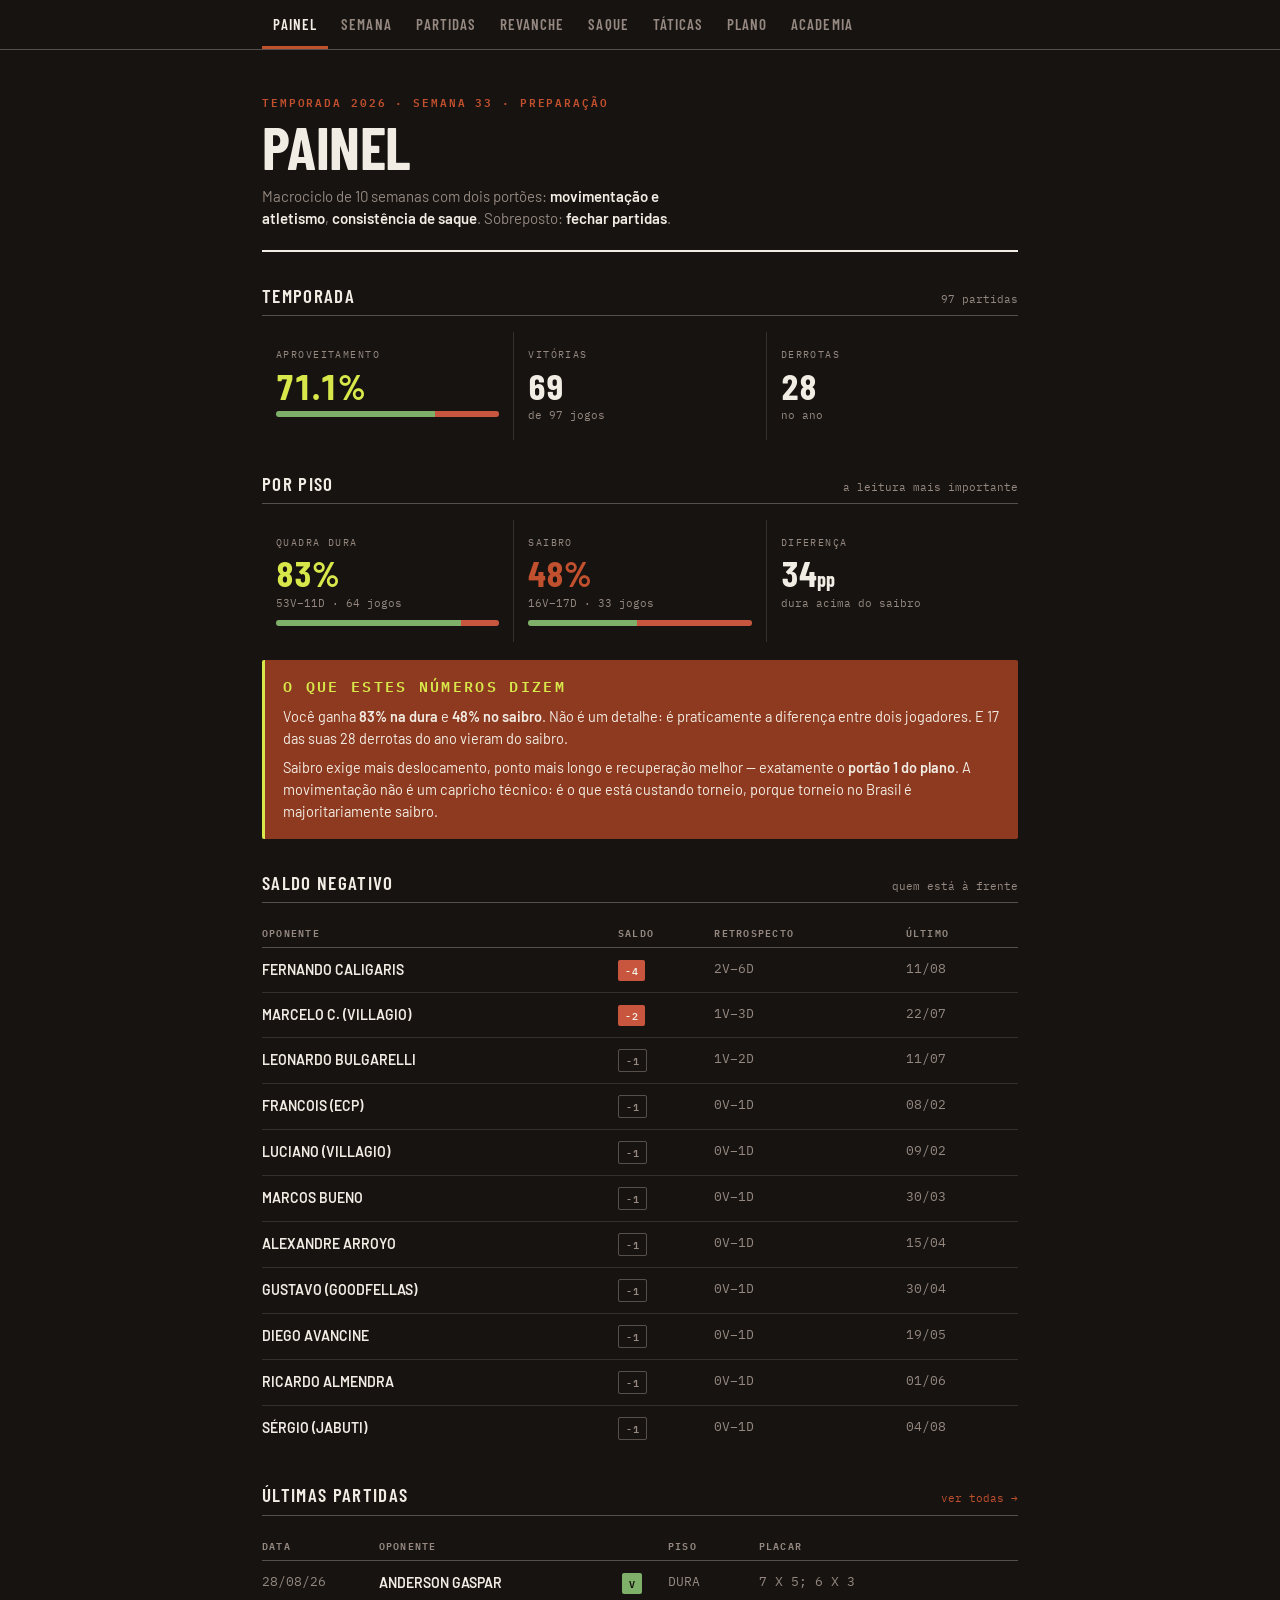
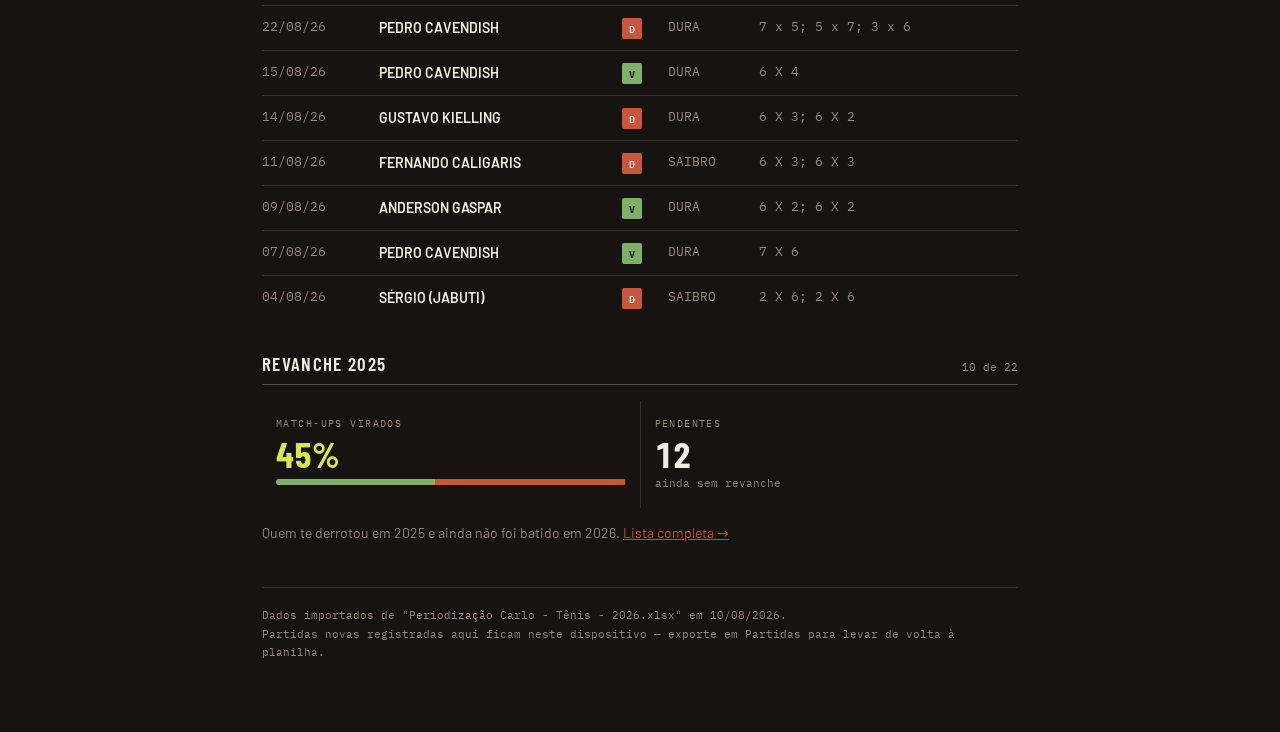
<file: index.html>
<!DOCTYPE html>
<html lang="pt-BR">
<head>
<meta charset="UTF-8">
<meta name="viewport" content="width=device-width, initial-scale=1, viewport-fit=cover">
<meta name="theme-color" content="#171310">
<meta name="apple-mobile-web-app-capable" content="yes">
<meta name="apple-mobile-web-app-status-bar-style" content="black-translucent">
<meta name="apple-mobile-web-app-title" content="Treino">
<link rel="manifest" href="manifest.webmanifest">
<link rel="apple-touch-icon" href="icon.png">
<link rel="preconnect" href="https://fonts.googleapis.com">
<link rel="preconnect" href="https://fonts.gstatic.com" crossorigin>
<link href="https://fonts.googleapis.com/css2?family=Barlow+Condensed:wght@500;600;700&family=Barlow:wght@400;500;600&family=IBM+Plex+Mono:wght@400;500;600&display=swap" rel="stylesheet">
<link rel="stylesheet" href="app.css">
<title>Painel — Treino de Tênis</title>
</head>
<body>
<nav class="topbar"><div class="topbar-in" id="nav"></div></nav>
<div class="wrap">
  <header class="phead">
    <p class="eyebrow" id="ey">Temporada 2026</p>
    <h1>Painel</h1>
    <p class="deck">Macrociclo de 10 semanas com dois portões: <b>movimentação e atletismo</b>, <b>consistência de saque</b>. Sobreposto: <b>fechar partidas</b>.</p>
  </header>

  <section class="sec">
    <div class="sec-head"><h2 class="sec-name">Temporada</h2><span class="sec-note" id="nota-temp"></span></div>
    <div class="stats" id="s-temp"></div>
  </section>

  <section class="sec">
    <div class="sec-head"><h2 class="sec-name">Por piso</h2><span class="sec-note">a leitura mais importante</span></div>
    <div class="stats" id="s-piso"></div>
    <div class="insight" id="ins-piso"></div>
  </section>

  <section class="sec">
    <div class="sec-head"><h2 class="sec-name">Saldo negativo</h2><span class="sec-note">quem está à frente</span></div>
    <table class="tbl" id="t-saldo"></table>
  </section>

  <section class="sec">
    <div class="sec-head"><h2 class="sec-name">Últimas partidas</h2><span class="sec-note"><a href="partidas.html" style="color:var(--clay);text-decoration:none">ver todas &rarr;</a></span></div>
    <table class="tbl" id="t-ult"></table>
  </section>

  <section class="sec">
    <div class="sec-head"><h2 class="sec-name">Revanche 2025</h2><span class="sec-note" id="nota-rev"></span></div>
    <div class="stats" id="s-rev"></div>
    <p class="muted" style="margin-top:14px">Quem te derrotou em 2025 e ainda não foi batido em 2026. <a href="revanche.html" style="color:var(--clay)">Lista completa &rarr;</a></p>
  </section>

  <footer>
    Dados importados de "Periodização Carlo - Tênis - 2026.xlsx" em 10/08/2026.<br>
    Partidas novas registradas aqui ficam neste dispositivo — exporte em Partidas para levar de volta à planilha.
  </footer>
</div>

<script src="data.js"></script>
<script src="config.js"></script>
<script src="app.js"></script>
<script>
nav('index.html');
iniciar(function render(){
  const A = todas(), S = stats(A);

  document.getElementById('ey').textContent =
    'Temporada 2026 · Semana ' + (DB.get('semanaAtual', SEMANA_BASE).numero) + ' · ' + (DB.get('semanaAtual', SEMANA_BASE).fase);

  document.getElementById('nota-temp').textContent = S.n + ' partidas';
  document.getElementById('s-temp').innerHTML = `
    <div class="stat hi"><div class="stat-k">Aproveitamento</div><div class="stat-v">${S.pct.toFixed(1)}%</div>
      <div class="bar"><i class="w" style="width:${S.pct}%"></i><i class="l" style="width:${100-S.pct}%"></i></div></div>
    <div class="stat"><div class="stat-k">Vitórias</div><div class="stat-v">${S.v}</div><div class="stat-s">de ${S.n} jogos</div></div>
    <div class="stat"><div class="stat-k">Derrotas</div><div class="stat-v">${S.d}</div><div class="stat-s">no ano</div></div>`;

  const du=S.dura, sa=S.saibro;
  const pdu=du.n?du.v/du.n*100:0, psa=sa.n?sa.v/sa.n*100:0;
  document.getElementById('s-piso').innerHTML = `
    <div class="stat hi"><div class="stat-k">Quadra dura</div><div class="stat-v">${pdu.toFixed(0)}%</div>
      <div class="stat-s">${du.v}V–${du.n-du.v}D · ${du.n} jogos</div>
      <div class="bar"><i class="w" style="width:${pdu}%"></i><i class="l" style="width:${100-pdu}%"></i></div></div>
    <div class="stat warn"><div class="stat-k">Saibro</div><div class="stat-v">${psa.toFixed(0)}%</div>
      <div class="stat-s">${sa.v}V–${sa.n-sa.v}D · ${sa.n} jogos</div>
      <div class="bar"><i class="w" style="width:${psa}%"></i><i class="l" style="width:${100-psa}%"></i></div></div>
    <div class="stat"><div class="stat-k">Diferença</div><div class="stat-v">${(pdu-psa).toFixed(0)}<span style="font-size:20px">pp</span></div>
      <div class="stat-s">dura acima do saibro</div></div>`;

  document.getElementById('ins-piso').innerHTML = `
    <p class="insight-t">O que estes números dizem</p>
    <p>Você ganha <strong>${pdu.toFixed(0)}% na dura</strong> e <strong>${psa.toFixed(0)}% no saibro</strong>. Não é um detalhe: é praticamente a diferença entre dois jogadores. E ${sa.n-sa.v} das suas ${S.d} derrotas do ano vieram do saibro.</p>
    <p>Saibro exige mais deslocamento, ponto mais longo e recuperação melhor — exatamente o <strong>portão 1 do plano</strong>. A movimentação não é um capricho técnico: é o que está custando torneio, porque torneio no Brasil é majoritariamente saibro.</p>`;

  const neg = saldoOponentes(A).filter(o=>o.saldo<0).sort((a,b)=>a.saldo-b.saldo);
  document.getElementById('t-saldo').innerHTML =
    '<thead><tr><th>Oponente</th><th>Saldo</th><th>Retrospecto</th><th>Último</th></tr></thead><tbody>' +
    neg.map(o=>`<tr>
      <td class="op">${esc(o.nome)}</td>
      <td><span class="pill ${o.saldo<=-2?'d':'q'}">${o.saldo}</span></td>
      <td class="num">${o.v}V–${o.d}D</td>
      <td class="num">${o.ult? o.ult.toLocaleDateString('pt-BR',{day:'2-digit',month:'2-digit'}) : '—'}</td></tr>`).join('') +
    '</tbody>';

  const ult = ordena(A).slice(0,8);
  document.getElementById('t-ult').innerHTML =
    '<thead><tr><th>Data</th><th>Oponente</th><th></th><th>Piso</th><th>Placar</th></tr></thead><tbody>' +
    ult.map(m=>`<tr>
      <td class="num">${fmtD(m.data)}</td>
      <td class="op">${esc(m.oponente)}${m.conq?`<span class="conq">${esc(m.conq)}</span>`:''}</td>
      <td><span class="pill ${m.res==='V'?'v':'d'}">${m.res}</span></td>
      <td class="num">${esc(m.quadra)}</td>
      <td class="num">${esc(m.placar)}</td></tr>`).join('') + '</tbody>';

  const tot=DERROTAS25.length, feitas=DERROTAS25.filter(d=>d.vitoria).length;
  document.getElementById('nota-rev').textContent = feitas + ' de ' + tot;
  document.getElementById('s-rev').innerHTML = `
    <div class="stat hi"><div class="stat-k">Match-ups virados</div><div class="stat-v">${(feitas/tot*100).toFixed(0)}%</div>
      <div class="bar"><i class="w" style="width:${feitas/tot*100}%"></i><i class="l" style="width:${100-feitas/tot*100}%"></i></div></div>
    <div class="stat"><div class="stat-k">Pendentes</div><div class="stat-v">${tot-feitas}</div><div class="stat-s">ainda sem revanche</div></div>`;
});
</script>
</body>
</html>
</file>
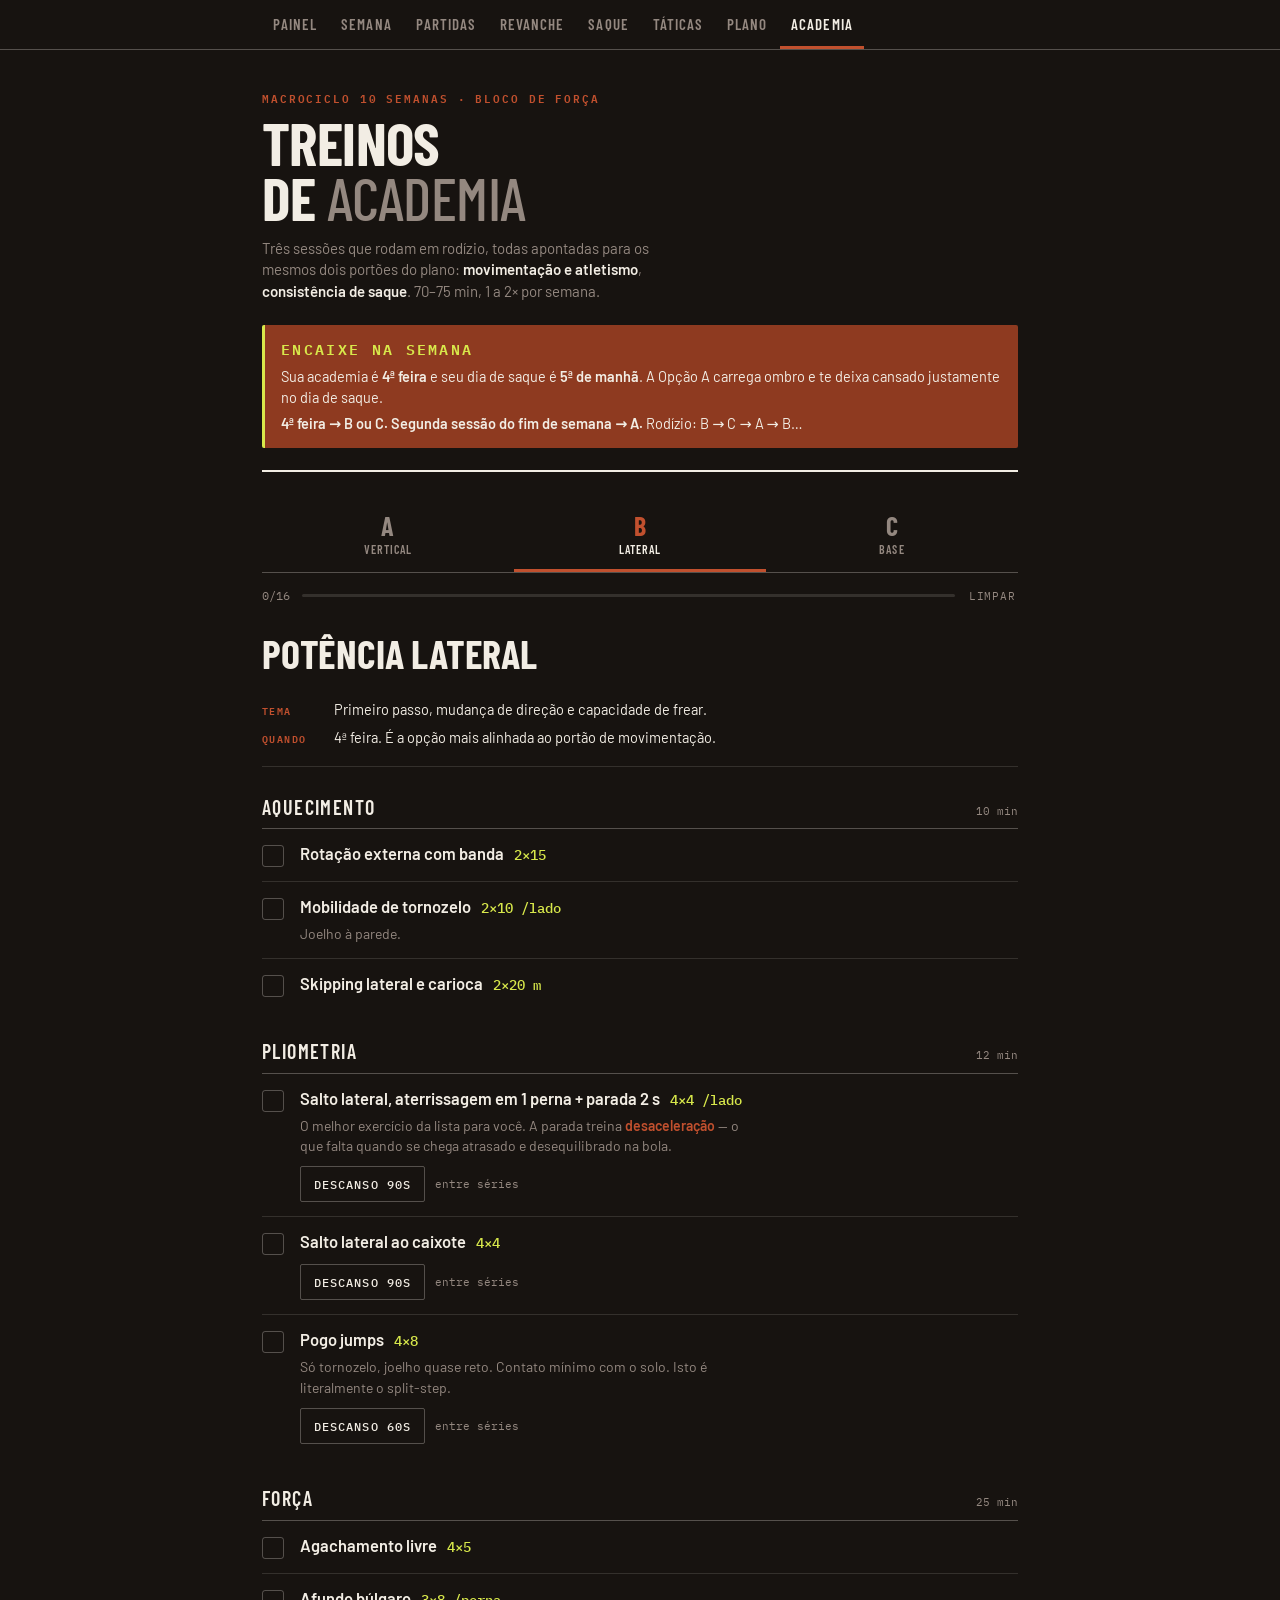
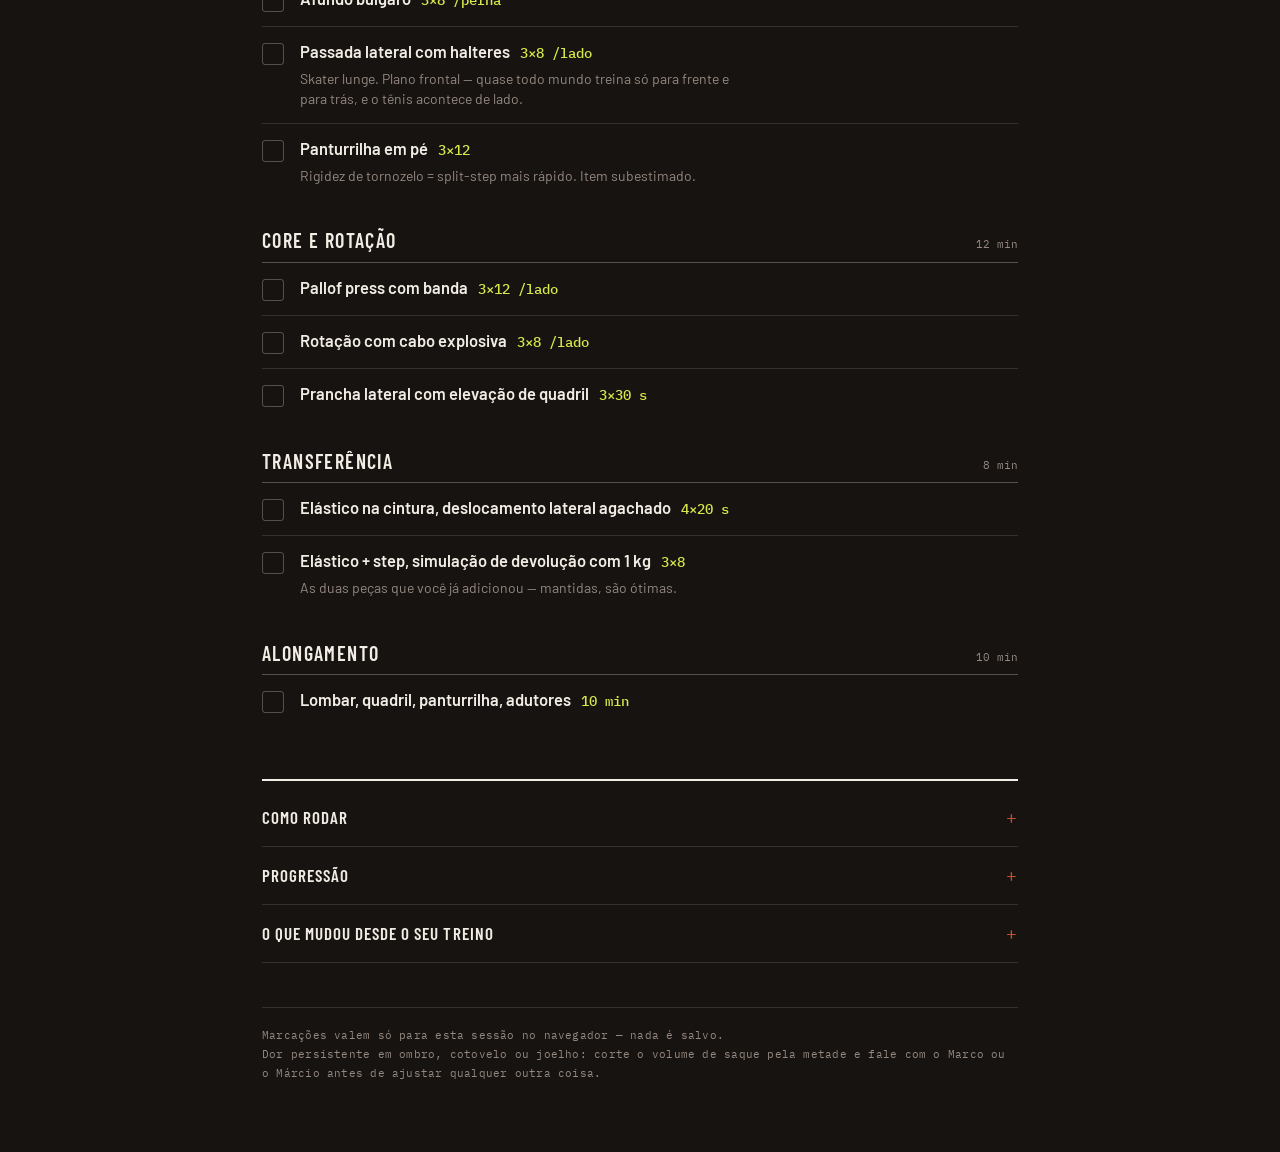
<file: academia.html>
<!DOCTYPE html>
<html lang="pt-BR">
<head>
<meta charset="UTF-8">
<meta name="viewport" content="width=device-width, initial-scale=1, viewport-fit=cover">
<title>Treinos de Academia — Macrociclo de Tênis</title>
<link rel="preconnect" href="https://fonts.googleapis.com">
<link rel="preconnect" href="https://fonts.gstatic.com" crossorigin>
<link href="https://fonts.googleapis.com/css2?family=Barlow+Condensed:wght@500;600;700&family=Barlow:wght@400;500;600&family=IBM+Plex+Mono:wght@400;500;600&display=swap" rel="stylesheet">
<style>
:root{
  --court:#171310;
  --clay:#C1502E;
  --clay-dim:#8E3A20;
  --line:#F2EDE4;
  --ash:#948880;
  --ball:#D8E84B;
  --rule:rgba(242,237,228,.13);
  --rule-strong:rgba(242,237,228,.28);
  --pad:clamp(16px,4vw,32px);
}

*{box-sizing:border-box;margin:0;padding:0}
html{-webkit-text-size-adjust:100%}
body{
  background:var(--court);
  color:var(--line);
  font-family:'Barlow',system-ui,sans-serif;
  font-size:16px;
  line-height:1.5;
  padding-bottom:80px;
  -webkit-font-smoothing:antialiased;
}
.wrap{max-width:760px;margin:0 auto;padding:0 var(--pad)}

/* masthead */
.masthead{padding:clamp(20px,5vw,40px) 0 22px;border-bottom:2px solid var(--line)}
.eyebrow{
  font-family:'IBM Plex Mono',monospace;font-size:11px;
  letter-spacing:.18em;text-transform:uppercase;
  color:var(--clay);font-weight:600;margin-bottom:12px;
}
h1{
  font-family:'Barlow Condensed',sans-serif;font-weight:700;
  text-transform:uppercase;font-size:clamp(38px,10.5vw,68px);
  line-height:.92;letter-spacing:-.01em;
}
h1 .thin{color:var(--ash);font-weight:500}
.deck{margin-top:14px;max-width:46ch;color:var(--ash);font-size:15px;line-height:1.45}
.deck b{color:var(--line);font-weight:600}

/* warning */
.warn{margin-top:22px;padding:14px 16px;background:var(--clay-dim);border-left:3px solid var(--ball);border-radius:2px}
.warn-t{
  font-family:'IBM Plex Mono',monospace;font-size:10px;
  letter-spacing:.16em;text-transform:uppercase;
  color:var(--ball);font-weight:600;margin-bottom:6px;
}
.warn p{font-size:14.5px;line-height:1.45}
.warn p + p{margin-top:5px}
.warn strong{font-weight:600}

/* tabs */
.tabs{position:sticky;top:44px;z-index:20;background:var(--court);border-bottom:1px solid var(--rule-strong);margin-top:26px}
.tabs-inner{display:flex}
.tab{
  flex:1;appearance:none;border:0;background:none;cursor:pointer;
  padding:15px 6px 13px;border-bottom:3px solid transparent;
  color:var(--ash);font-family:'Barlow Condensed',sans-serif;
  text-transform:uppercase;letter-spacing:.05em;transition:color .18s;text-align:center;
}
.tab .k{display:block;font-size:26px;font-weight:700;line-height:1}
.tab .n{display:block;font-size:12px;font-weight:600;margin-top:3px;letter-spacing:.09em}
.tab:hover{color:var(--line)}
.tab[aria-selected="true"]{color:var(--line);border-bottom-color:var(--clay)}
.tab[aria-selected="true"] .k{color:var(--clay)}
.tab:focus-visible{outline:2px solid var(--ball);outline-offset:-4px}

/* progress */
.prog{display:flex;align-items:center;gap:12px;padding:12px 0 0}
.prog-bar{flex:1;height:3px;background:var(--rule);border-radius:2px;overflow:hidden}
.prog-fill{display:block;height:100%;width:0;background:var(--ball);transition:width .3s ease}
.prog-num{font-family:'IBM Plex Mono',monospace;font-size:12px;color:var(--ash);font-variant-numeric:tabular-nums;white-space:nowrap}
.reset{
  appearance:none;background:none;border:0;cursor:pointer;
  font-family:'IBM Plex Mono',monospace;font-size:11px;
  letter-spacing:.08em;text-transform:uppercase;color:var(--ash);padding:4px 2px;
}
.reset:hover{color:var(--clay)}
.reset:focus-visible{outline:2px solid var(--ball);outline-offset:2px}

/* session */
.session{padding-top:26px}
.session[hidden]{display:none}
.s-title{
  font-family:'Barlow Condensed',sans-serif;font-weight:700;
  text-transform:uppercase;font-size:clamp(26px,6.5vw,40px);
  line-height:1;letter-spacing:-.005em;
}
.s-meta{margin-top:12px;display:grid;gap:8px;padding:14px 0 18px;border-bottom:1px solid var(--rule)}
.s-meta div{display:flex;gap:10px;font-size:14.5px;line-height:1.4}
.s-meta dt{
  font-family:'IBM Plex Mono',monospace;font-size:10px;
  letter-spacing:.14em;text-transform:uppercase;color:var(--clay);
  font-weight:600;padding-top:4px;flex:0 0 62px;
}

/* block */
.block{margin-top:30px}
.b-head{display:flex;align-items:baseline;gap:12px;padding-bottom:9px;border-bottom:1px solid var(--rule-strong)}
.b-name{font-family:'Barlow Condensed',sans-serif;font-weight:600;text-transform:uppercase;letter-spacing:.07em;font-size:20px;line-height:1}
.b-min{font-family:'IBM Plex Mono',monospace;font-size:11px;color:var(--ash);margin-left:auto;white-space:nowrap}

/* exercise */
.ex{
  display:grid;grid-template-columns:26px 1fr;gap:0 12px;
  padding:14px 0;border-bottom:1px solid var(--rule);cursor:pointer;
}
.ex:last-child{border-bottom:0}
.box{
  grid-row:1/span 3;width:22px;height:22px;margin-top:2px;
  border:1.5px solid var(--rule-strong);border-radius:3px;
  display:flex;align-items:center;justify-content:center;
  transition:border-color .15s,background .15s;flex-shrink:0;
}
.box svg{width:13px;height:13px;opacity:0;transition:opacity .15s}
.ex.done .box{background:var(--ball);border-color:var(--ball)}
.ex.done .box svg{opacity:1}
.ex.done .ex-name,.ex.done .ex-spec{opacity:.4}
.ex.done .ex-name{text-decoration:line-through;text-decoration-color:var(--ash)}
.ex-top{display:flex;align-items:baseline;gap:10px;flex-wrap:wrap}
.ex-name{font-weight:600;font-size:16.5px;line-height:1.25;transition:opacity .15s}
.ex-spec{
  font-family:'IBM Plex Mono',monospace;font-weight:500;font-size:14px;
  color:var(--ball);white-space:nowrap;font-variant-numeric:tabular-nums;transition:opacity .15s;
}
.ex-note{grid-column:2;font-size:14px;line-height:1.45;color:var(--ash);margin-top:5px;max-width:56ch}
.ex-note em{font-style:normal;color:var(--clay);font-weight:600}
.ex:focus-visible{outline:2px solid var(--ball);outline-offset:3px;border-radius:2px}

/* rest timer */
.rest{grid-column:2;margin-top:10px;display:flex;align-items:center;gap:10px}
.rest-btn{
  appearance:none;cursor:pointer;background:transparent;
  border:1px solid var(--rule-strong);border-radius:2px;padding:7px 13px;
  font-family:'IBM Plex Mono',monospace;font-size:12px;
  letter-spacing:.09em;text-transform:uppercase;color:var(--line);
  font-weight:500;transition:border-color .15s,color .15s;min-height:36px;
}
.rest-btn:hover{border-color:var(--clay);color:var(--clay)}
.rest-btn:focus-visible{outline:2px solid var(--ball);outline-offset:2px}
.rest-btn.running{border-color:var(--ball);color:var(--court);background:var(--ball);font-weight:600}
.rest-hint{font-family:'IBM Plex Mono',monospace;font-size:11px;color:var(--ash)}

/* accordion */
.extras{margin-top:52px;border-top:2px solid var(--line);padding-top:8px}
details{border-bottom:1px solid var(--rule)}
summary{
  cursor:pointer;list-style:none;padding:18px 0;display:flex;align-items:center;gap:12px;
  font-family:'Barlow Condensed',sans-serif;font-weight:600;
  text-transform:uppercase;letter-spacing:.06em;font-size:19px;
}
summary::-webkit-details-marker{display:none}
summary::after{content:'+';margin-left:auto;color:var(--clay);font-family:'IBM Plex Mono',monospace;font-size:19px;font-weight:400}
details[open] summary::after{content:'–'}
summary:focus-visible{outline:2px solid var(--ball);outline-offset:-2px}
.det-body{padding:0 0 24px}
.rule-item{display:grid;grid-template-columns:30px 1fr;gap:0 12px;padding:13px 0;border-top:1px solid var(--rule)}
.rule-item:first-child{border-top:0}
.rule-n{font-family:'IBM Plex Mono',monospace;font-size:12px;color:var(--clay);font-weight:600;padding-top:3px}
.rule-t{font-weight:600;font-size:15.5px;line-height:1.3}
.rule-d{grid-column:2;color:var(--ash);font-size:14px;margin-top:4px;line-height:1.45;max-width:58ch}
.plain p{color:var(--ash);font-size:14.5px;line-height:1.55;max-width:58ch}
.plain p + p{margin-top:12px}
.plain strong{color:var(--line);font-weight:600}
.plain h4{
  font-family:'IBM Plex Mono',monospace;font-size:10.5px;
  letter-spacing:.15em;text-transform:uppercase;color:var(--clay);
  font-weight:600;margin:22px 0 9px;
}
.plain h4:first-child{margin-top:4px}
.plain ul{list-style:none;margin-top:4px}
.plain li{color:var(--ash);font-size:14.5px;line-height:1.5;padding:6px 0 6px 18px;position:relative;max-width:58ch}
.plain li::before{content:'';position:absolute;left:0;top:13px;width:6px;height:1px;background:var(--clay)}
.plain li strong{color:var(--line)}

footer{
  margin-top:44px;padding-top:20px;border-top:1px solid var(--rule);
  font-family:'IBM Plex Mono',monospace;font-size:11px;
  color:var(--ash);line-height:1.7;letter-spacing:.02em;
}

@media (prefers-reduced-motion:reduce){*{transition:none!important;animation:none!important}}
@media print{
  body{background:#fff;color:#000;padding:0}
  .tabs,.prog,.rest,.box,.reset{display:none}
  .session[hidden]{display:block!important}
  details{page-break-inside:avoid}
  details:not([open]) .det-body{display:block}
  .ex{grid-template-columns:1fr}
  .ex-note,.ex-top{grid-column:1}
  .ex-spec{color:#000}
}
</style>
<link rel="stylesheet" href="app.css">
</head>
<body>
<nav class="topbar"><div class="topbar-in" id="nav"></div></nav>


<div class="wrap">
  <header class="masthead">
    <p class="eyebrow">Macrociclo 10 semanas · Bloco de força</p>
    <h1>Treinos<br>de <span class="thin">academia</span></h1>
    <p class="deck">Três sessões que rodam em rodízio, todas apontadas para os mesmos dois portões do plano: <b>movimentação e atletismo</b>, <b>consistência de saque</b>. 70–75 min, 1 a 2× por semana.</p>

    <div class="warn">
      <p class="warn-t">Encaixe na semana</p>
      <p>Sua academia é <strong>4ª feira</strong> e seu dia de saque é <strong>5ª de manhã</strong>. A Opção A carrega ombro e te deixa cansado justamente no dia de saque.</p>
      <p><strong>4ª feira → B ou C. Segunda sessão do fim de semana → A.</strong> Rodízio: B → C → A → B…</p>
    </div>
  </header>

  <nav class="tabs" aria-label="Escolher sessão">
    <div class="tabs-inner" role="tablist">
      <button class="tab" role="tab" aria-selected="false" data-opt="A"><span class="k">A</span><span class="n">Vertical</span></button>
      <button class="tab" role="tab" aria-selected="true" data-opt="B"><span class="k">B</span><span class="n">Lateral</span></button>
      <button class="tab" role="tab" aria-selected="false" data-opt="C"><span class="k">C</span><span class="n">Base</span></button>
    </div>
  </nav>

  <div class="prog">
    <span class="prog-num" id="progNum">0/0</span>
    <span class="prog-bar"><span class="prog-fill" id="progFill"></span></span>
    <button class="reset" id="resetBtn">Limpar</button>
  </div>

  <main id="sessions"></main>

  <section class="extras">
    <details>
      <summary>Como rodar</summary>
      <div class="det-body" id="rulesBox"></div>
    </details>

    <details>
      <summary>Progressão</summary>
      <div class="det-body plain">
        <h4>Força</h4>
        <p>Carga sobe <strong>≤10% por semana</strong>. Nas semanas leves do plano — 4, 8 e 10 — mantenha a carga da semana anterior em vez de subir.</p>
        <h4>Pliometria</h4>
        <p>Não progride por repetição. Progride por <strong>qualidade e altura de caixote</strong>. Quando você conseguir 4×4 saltos com a mesma explosão do primeiro ao último, aumente a altura ou adicione carga leve — nunca as reps.</p>
        <h4>Semana 10</h4>
        <p>Afunilamento: metade do volume de tudo, mantendo a intensidade. Nada de recorde de carga na semana da filmagem.</p>
        <h4>Sinal de alerta</h4>
        <p>Se a altura do salto cair de uma semana para a outra sem mudança de carga, você está acumulando fadiga. <strong>Tire uma sessão de academia antes de tirar uma de quadra</strong> — a quadra é a prioridade.</p>
      </div>
    </details>

    <details>
      <summary>O que mudou desde o seu treino</summary>
      <div class="det-body plain">
        <h4>Mantido</h4>
        <ul>
          <li><strong>Rotação com cabo explosiva.</strong> Melhor que só o pallof para o saque — o pallof resiste à rotação, o cabo produz. Você precisa dos dois, e agora tem.</li>
          <li><strong>Elástico na cintura, deslocamento lateral agachado.</strong></li>
          <li><strong>Elástico + step com simulação de devolução.</strong> Transferência direta para a quadra.</li>
          <li><strong>A estrutura geral</strong> — pliometria, pernas, superiores, core.</li>
        </ul>
        <h4>Ajustado</h4>
        <ul>
          <li><strong>Pliometria de 3×12 para 3–5 reps por série.</strong> Doze saltos é condicionamento, não potência. As últimas repetições saem com o sistema nervoso já cansado, e é justamente aí que se grava o padrão lento.</li>
          <li><strong>Elevação pélvica de 3×10-12 para 4×6</strong> com carga maior. Na faixa de 10 a 12 a carga não sobe o suficiente para treinar explosão.</li>
          <li><strong>Corrida leve de 10-15 min no fim: removida.</strong> Com 4 a 6 sessões de quadra por semana seu estímulo aeróbico já está saturado, e corrida contínua depois de trabalho explosivo compete com a adaptação de potência.</li>
        </ul>
        <h4>Adicionado</h4>
        <ul>
          <li><strong>Desaceleração</strong> — salto lateral com parada de 2 s. Chegar atrasado na bola costuma ser problema de frear, não de acelerar.</li>
          <li><strong>Panturrilha e pogo jumps</strong> — rigidez de tornozelo, base do split-step rápido.</li>
          <li><strong>Nórdico</strong> — proteção de isquiotibiais para o aumento de arrancadas.</li>
          <li><strong>Plano frontal</strong> (skater lunge) — o tênis acontece de lado.</li>
        </ul>
      </div>
    </details>

    <footer>
      Marcações valem só para esta sessão no navegador — nada é salvo.<br>
      Dor persistente em ombro, cotovelo ou joelho: corte o volume de saque pela metade e fale com o Marco ou o Márcio antes de ajustar qualquer outra coisa.
    </footer>
  </section>
</div>

<script>
const CHECK = '<svg viewBox="0 0 16 16" fill="none"><path d="M3 8.5l3.2 3.2L13 4.8" stroke="#171310" stroke-width="2.4" stroke-linecap="round" stroke-linejoin="round"/></svg>';

const RULES = [
  ['01','Pliometria antes da força, nunca depois','Sistema nervoso descansado, ou o estímulo vira condicionamento em vez de potência.'],
  ['02','Descanso completo entre séries de salto: 60–90 s','Pliometria com pouco descanso deixa de ser pliometria. Use o cronômetro de cada exercício.'],
  ['03','Poucas repetições, qualidade máxima','3 a 5 reps por série. Se a qualidade do salto cai, a série acabou — mesmo que faltem reps.'],
  ['04','Sem corrida contínua no fim','Se quiser condicionamento aqui: intervalado curto, 15 s forte / 45 s leve, 6 a 8 voltas.'],
  ['05','Manguito rotador em todas as sessões','No aquecimento, sem exceção, mesmo sem dor. É o seguro do ombro num bloco com mais volume de saque.'],
  ['06','Nada de pliometria na véspera de torneio','Dor muscular tardia aparece 24 a 48 h depois.']
];

const DATA = {
  A: {
    title:'Potência vertical',
    tema:'Produzir força de baixo para cima e transferir para a rotação do saque.',
    dia:'Fim de semana, ou qualquer dia que não anteceda treino de saque.',
    blocks:[
      {name:'Aquecimento',min:'10 min',ex:[
        {n:'Rotação externa com banda',s:'2×15'},
        {n:'Mobilidade torácica',s:'2×8 /lado',d:'Rotação deitado de lado.'},
        {n:'Saltinhos baixos no lugar',s:'2×20'}
      ]},
      {name:'Pliometria',min:'12 min',ex:[
        {n:'Salto vertical com contramovimento',s:'4×4',d:'Intenção máxima, pausa total entre reps. Braços livres.',rest:90},
        {n:'Salto ao caixote alto',s:'4×3',d:'Sobe saltando, <em>desce andando</em>. Descer saltando só adiciona desgaste sem estímulo.',rest:90},
        {n:'Salto em split alternado',s:'4×4 /perna',d:'Troca de perna no ar. É o padrão da carga do saque.',rest:90}
      ]},
      {name:'Força',min:'25 min',ex:[
        {n:'Agachamento frontal',s:'4×4',d:'O frontal mantém o tronco ereto, que é a posição de tronco do saque. Sem frontal confortável, o livre serve.'},
        {n:'Elevação pélvica explosiva',s:'4×6',d:'<em>Mudou:</em> 4×6 com intenção máxima na subida, não 3×10-12. Doze reps é faixa de hipertrofia; explosão pede carga maior.'},
        {n:'Terra romeno unilateral',s:'3×8 /perna',d:'Isquiotibiais e equilíbrio. A perna de trás do saque trabalha exatamente assim.'}
      ]},
      {name:'Superiores e rotação',min:'15 min',ex:[
        {n:'Desenvolvimento unilateral em pé',s:'4×5',d:'Explosivo.'},
        {n:'Rotação com cabo de baixo para cima',s:'3×8 /lado',d:'Chop reverso. Este é <em>o</em> padrão do saque: quadril inicia, tronco segue, braço termina.'},
        {n:'Remada unilateral com halter',s:'3×10',d:'Equilibra o volume de empurrar. Ombro de tenista precisa disso.'},
        {n:'Rotação externa com banda',s:'2×15',d:'De novo, no fim.'}
      ]},
      {name:'Transferência',min:'8 min',ex:[
        {n:'Saque sombra com halter de 1 kg',s:'3×8',d:'Movimento completo e lento, <em>sem chicotear</em>. Sentir o arco, não gerar velocidade.'}
      ]},
      {name:'Alongamento',min:'10 min',ex:[
        {n:'Lombar, isquiotibiais, peitoral, ombro',s:'10 min'}
      ]}
    ]
  },
  B: {
    title:'Potência lateral',
    tema:'Primeiro passo, mudança de direção e capacidade de frear.',
    dia:'4ª feira. É a opção mais alinhada ao portão de movimentação.',
    blocks:[
      {name:'Aquecimento',min:'10 min',ex:[
        {n:'Rotação externa com banda',s:'2×15'},
        {n:'Mobilidade de tornozelo',s:'2×10 /lado',d:'Joelho à parede.'},
        {n:'Skipping lateral e carioca',s:'2×20 m'}
      ]},
      {name:'Pliometria',min:'12 min',ex:[
        {n:'Salto lateral, aterrissagem em 1 perna + parada 2 s',s:'4×4 /lado',d:'O melhor exercício da lista para você. A parada treina <em>desaceleração</em> — o que falta quando se chega atrasado e desequilibrado na bola.',rest:90},
        {n:'Salto lateral ao caixote',s:'4×4',rest:90},
        {n:'Pogo jumps',s:'4×8',d:'Só tornozelo, joelho quase reto. Contato mínimo com o solo. Isto é literalmente o split-step.',rest:60}
      ]},
      {name:'Força',min:'25 min',ex:[
        {n:'Agachamento livre',s:'4×5'},
        {n:'Afundo búlgaro',s:'3×8 /perna'},
        {n:'Passada lateral com halteres',s:'3×8 /lado',d:'Skater lunge. Plano frontal — quase todo mundo treina só para frente e para trás, e o tênis acontece de lado.'},
        {n:'Panturrilha em pé',s:'3×12',d:'Rigidez de tornozelo = split-step mais rápido. Item subestimado.'}
      ]},
      {name:'Core e rotação',min:'12 min',ex:[
        {n:'Pallof press com banda',s:'3×12 /lado'},
        {n:'Rotação com cabo explosiva',s:'3×8 /lado'},
        {n:'Prancha lateral com elevação de quadril',s:'3×30 s'}
      ]},
      {name:'Transferência',min:'8 min',ex:[
        {n:'Elástico na cintura, deslocamento lateral agachado',s:'4×20 s'},
        {n:'Elástico + step, simulação de devolução com 1 kg',s:'3×8',d:'As duas peças que você já adicionou — mantidas, são ótimas.'}
      ]},
      {name:'Alongamento',min:'10 min',ex:[
        {n:'Lombar, quadril, panturrilha, adutores',s:'10 min'}
      ]}
    ]
  },
  C: {
    title:'Força base e unilateral',
    tema:'Construir a força que sustenta a potência das outras duas. Menos salto, mais carga.',
    dia:'4ª feira. Obrigatória se você notar que os saltos pararam de evoluir.',
    blocks:[
      {name:'Aquecimento',min:'10 min',ex:[
        {n:'Rotação externa com banda',s:'2×15'},
        {n:'Mobilidade de quadril e tornozelo',s:'—'}
      ]},
      {name:'Pliometria leve',min:'8 min',ex:[
        {n:'Salto ao caixote',s:'3×3',d:'Foco em técnica de aterrissagem silenciosa.',rest:60},
        {n:'Pogo jumps',s:'3×8',rest:60}
      ]},
      {name:'Força',min:'35 min',ex:[
        {n:'Levantamento terra',s:'4×5',d:'Pesado.'},
        {n:'Afundo búlgaro com halteres',s:'4×6 /perna',d:'Carga maior, menos reps que na Opção B.'},
        {n:'Step-up alto explosivo',s:'3×6 /perna',d:'Banco na altura do joelho ou acima. Subir rápido, descer controlado.'},
        {n:'Flexão nórdica de joelho',s:'3×5',d:'Excêntrica. É a melhor proteção contra estiramento na arrancada — e arrancada é o que você vai fazer mais neste ciclo. Se não conseguir 5, faça 3 com apoio das mãos na descida.'}
      ]},
      {name:'Superiores',min:'15 min',ex:[
        {n:'Remada unilateral',s:'4×8'},
        {n:'Desenvolvimento unilateral',s:'3×8'},
        {n:'Face pull',s:'3×15',d:'Postura de ombro, contrapeso do volume de saque.'},
        {n:'Rotação externa com banda',s:'2×15'}
      ]},
      {name:'Core',min:'10 min',ex:[
        {n:'Pallof press',s:'3×12 /lado'},
        {n:'Elevação de quadril',s:'3×12'},
        {n:'Prancha lateral',s:'3×30 s /lado'}
      ]},
      {name:'Alongamento',min:'10 min',ex:[
        {n:'Lombar, isquiotibiais, quadril',s:'10 min'}
      ]}
    ]
  }
};

document.getElementById('rulesBox').innerHTML = RULES.map(([n,t,d]) =>
  `<div class="rule-item"><span class="rule-n">${n}</span><span class="rule-t">${t}</span><p class="rule-d">${d}</p></div>`
).join('');

const host = document.getElementById('sessions');
host.innerHTML = Object.entries(DATA).map(([key,s]) => `
  <section class="session" data-opt="${key}" ${key==='B'?'':'hidden'}>
    <h2 class="s-title">${s.title}</h2>
    <dl class="s-meta">
      <div><dt>Tema</dt><dd>${s.tema}</dd></div>
      <div><dt>Quando</dt><dd>${s.dia}</dd></div>
    </dl>
    ${s.blocks.map(b => `
      <section class="block">
        <div class="b-head"><h3 class="b-name">${b.name}</h3><span class="b-min">${b.min}</span></div>
        ${b.ex.map(e => `
          <div class="ex" tabindex="0" role="checkbox" aria-checked="false">
            <span class="box">${CHECK}</span>
            <div class="ex-top">
              <span class="ex-name">${e.n}</span>
              <span class="ex-spec">${e.s}</span>
            </div>
            ${e.d ? `<p class="ex-note">${e.d}</p>` : ''}
            ${e.rest ? `<div class="rest">
              <button class="rest-btn" data-rest="${e.rest}">Descanso ${e.rest}s</button>
              <span class="rest-hint">entre séries</span>
            </div>` : ''}
          </div>`).join('')}
      </section>`).join('')}
  </section>`).join('');

const tabs = [...document.querySelectorAll('.tab')];
const panels = [...document.querySelectorAll('.session')];
function show(opt){
  tabs.forEach(t => t.setAttribute('aria-selected', t.dataset.opt===opt));
  panels.forEach(p => p.hidden = p.dataset.opt!==opt);
  updateProgress();
}
tabs.forEach(t => t.addEventListener('click', () => show(t.dataset.opt)));

function toggle(el){
  const on = el.classList.toggle('done');
  el.setAttribute('aria-checked', on);
  updateProgress();
}
host.addEventListener('click', e => {
  if (e.target.closest('.rest-btn')) return;
  const ex = e.target.closest('.ex');
  if (ex) toggle(ex);
});
host.addEventListener('keydown', e => {
  if (e.key !== ' ' && e.key !== 'Enter') return;
  const ex = e.target.closest('.ex');
  if (ex) { e.preventDefault(); toggle(ex); }
});

function updateProgress(){
  const panel = panels.find(p => !p.hidden);
  if (!panel) return;
  const all = panel.querySelectorAll('.ex');
  const done = panel.querySelectorAll('.ex.done').length;
  document.getElementById('progNum').textContent = `${done}/${all.length}`;
  document.getElementById('progFill').style.width = all.length ? (done/all.length*100)+'%' : '0';
}
document.getElementById('resetBtn').addEventListener('click', () => {
  const panel = panels.find(p => !p.hidden);
  panel.querySelectorAll('.ex.done').forEach(x => {
    x.classList.remove('done');
    x.setAttribute('aria-checked','false');
  });
  updateProgress();
});

let activeTimer = null;
function beep(){
  try{
    const ctx = new (window.AudioContext||window.webkitAudioContext)();
    const o = ctx.createOscillator(), g = ctx.createGain();
    o.connect(g); g.connect(ctx.destination);
    o.frequency.value = 880; o.type = 'sine';
    g.gain.setValueAtTime(.0001, ctx.currentTime);
    g.gain.exponentialRampToValueAtTime(.25, ctx.currentTime+.02);
    g.gain.exponentialRampToValueAtTime(.0001, ctx.currentTime+.45);
    o.start(); o.stop(ctx.currentTime+.5);
  }catch(_){}
  if (navigator.vibrate) navigator.vibrate([120,80,120]);
}
function resetBtn(btn){
  btn.classList.remove('running');
  btn.textContent = 'Descanso ' + btn.dataset.rest + 's';
}
host.addEventListener('click', e => {
  const btn = e.target.closest('.rest-btn');
  if (!btn) return;
  e.stopPropagation();
  const wasSame = activeTimer && activeTimer.btn === btn;
  if (activeTimer){ clearInterval(activeTimer.id); resetBtn(activeTimer.btn); activeTimer = null; }
  if (wasSame) return;
  let left = +btn.dataset.rest;
  btn.classList.add('running');
  btn.textContent = left + 's';
  const id = setInterval(() => {
    left--;
    if (left <= 0){ clearInterval(id); beep(); resetBtn(btn); activeTimer = null; return; }
    btn.textContent = left + 's';
  }, 1000);
  activeTimer = {id, btn};
});

updateProgress();
</script>
<script>if('serviceWorker' in navigator){window.addEventListener('load',()=>navigator.serviceWorker.register('sw.js').catch(()=>{}));}</script>
<script src="app.js"></script>
<script>nav("academia.html");</script>
</body>
</html>
</file>
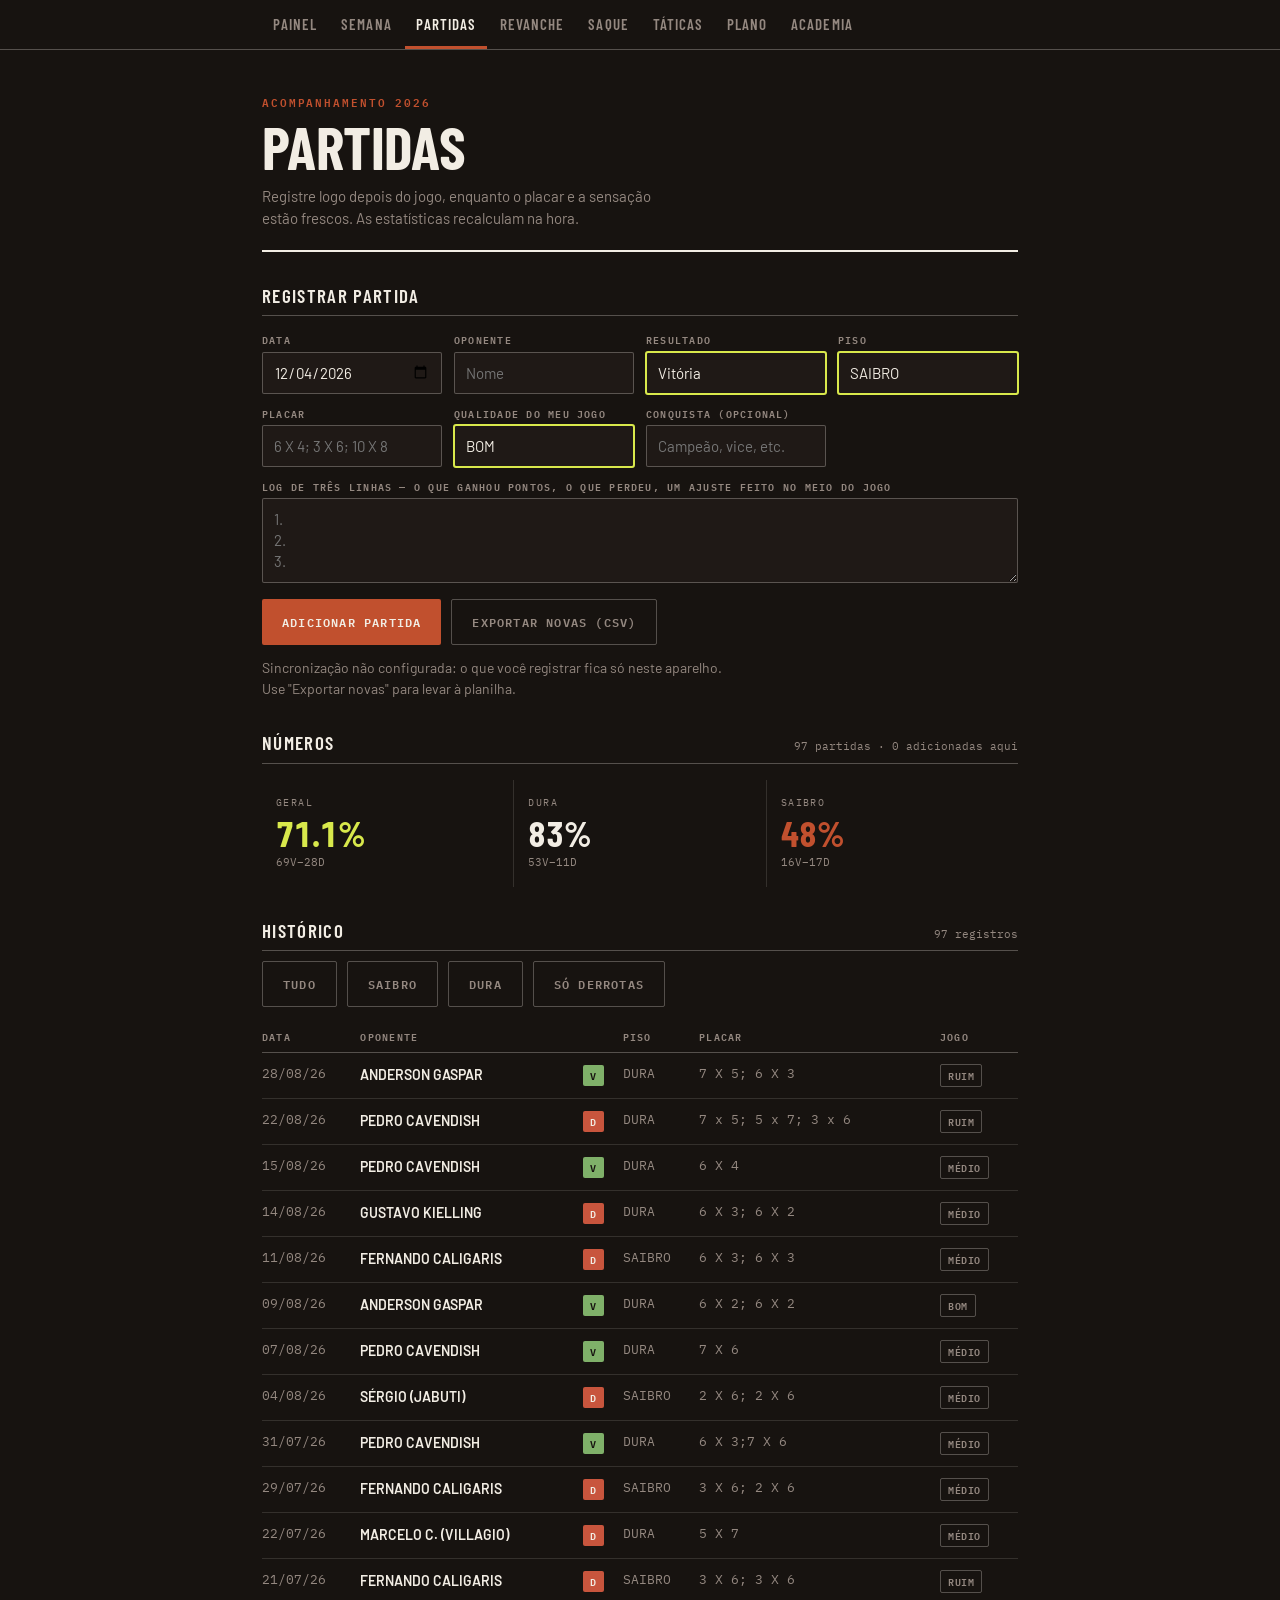
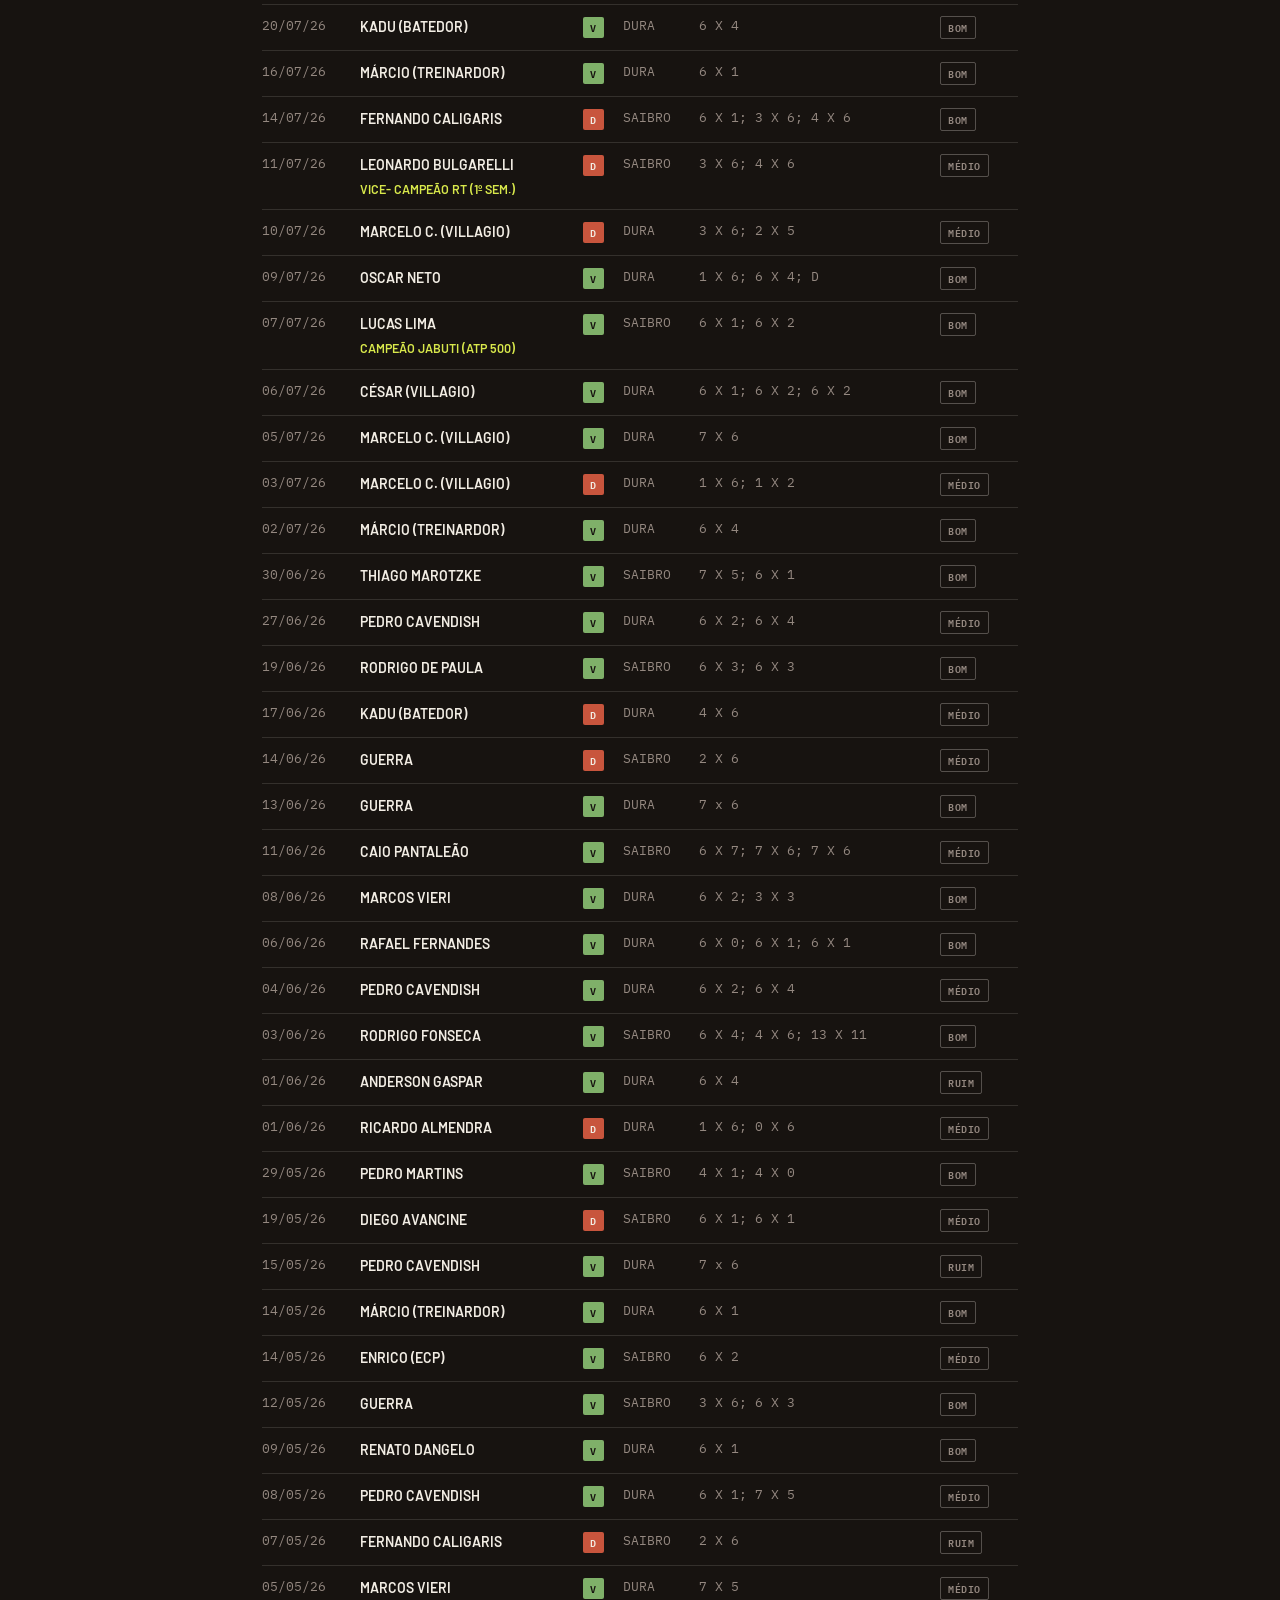
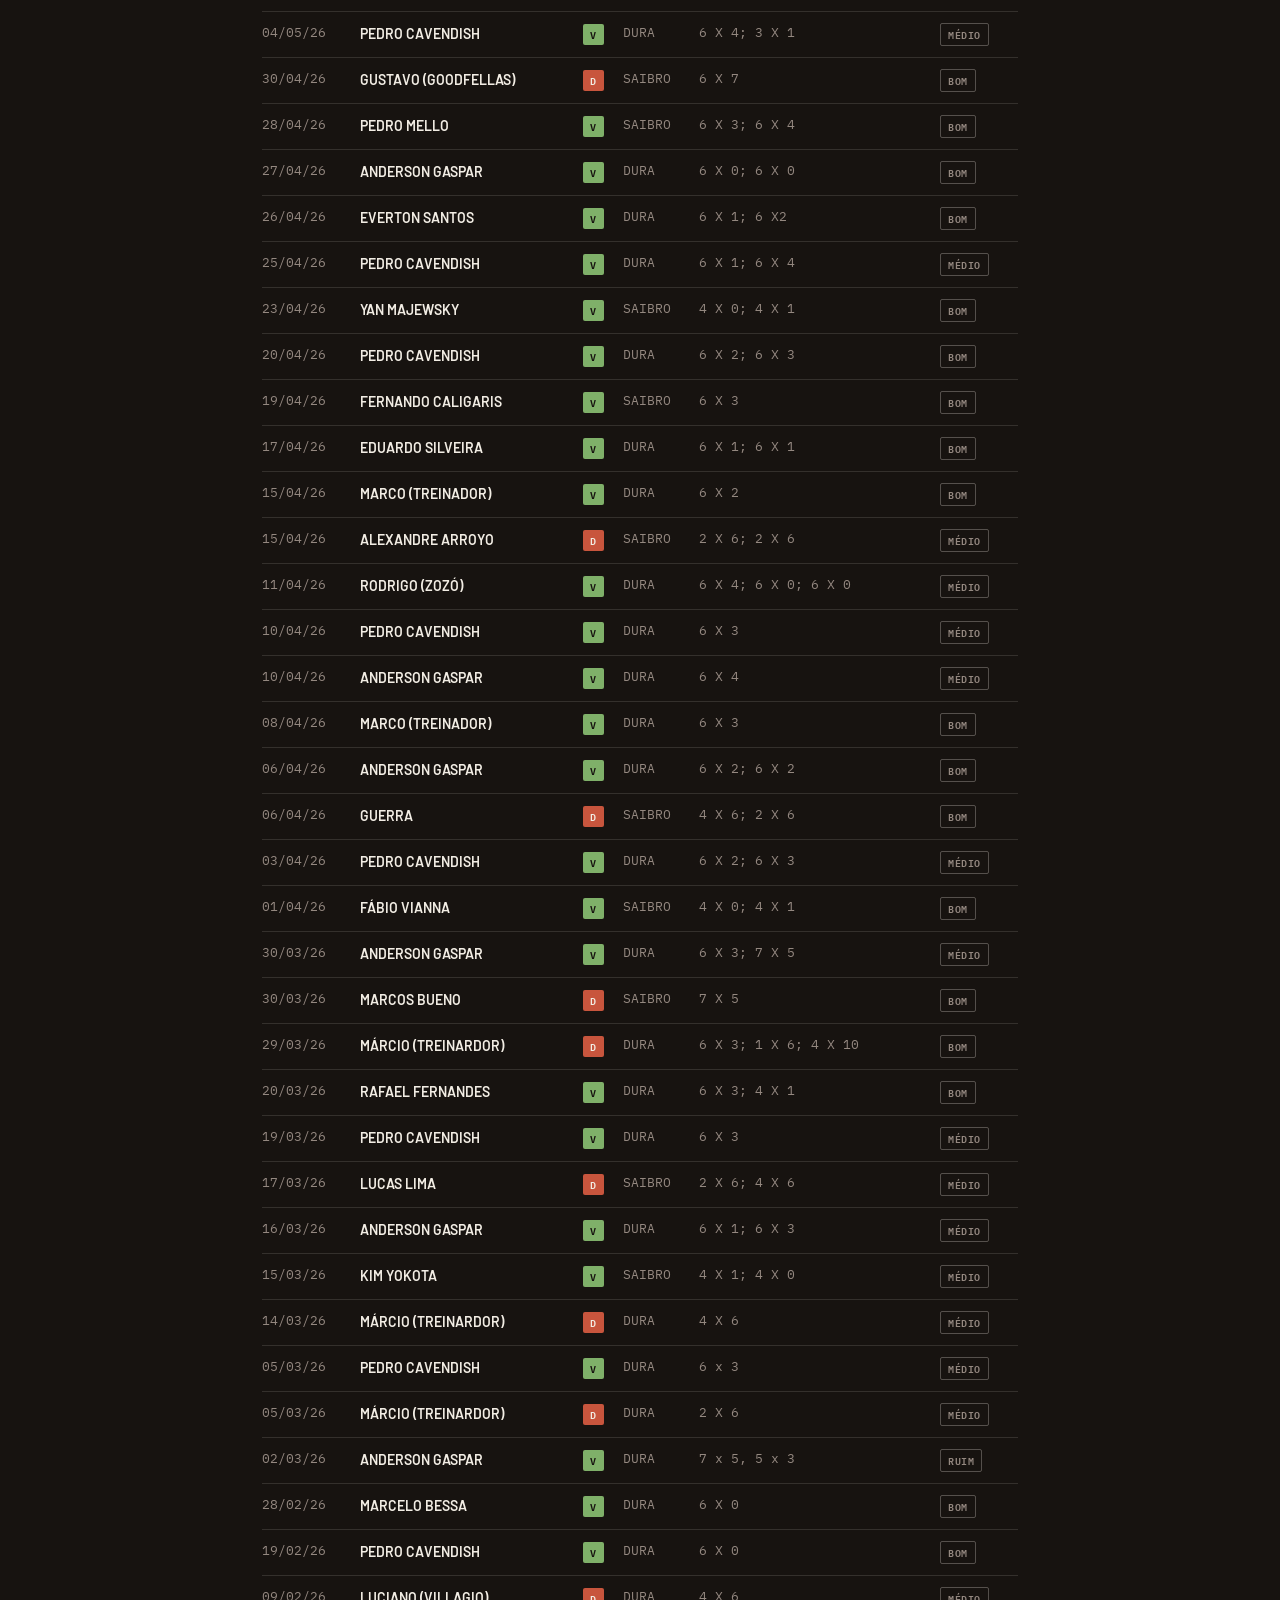
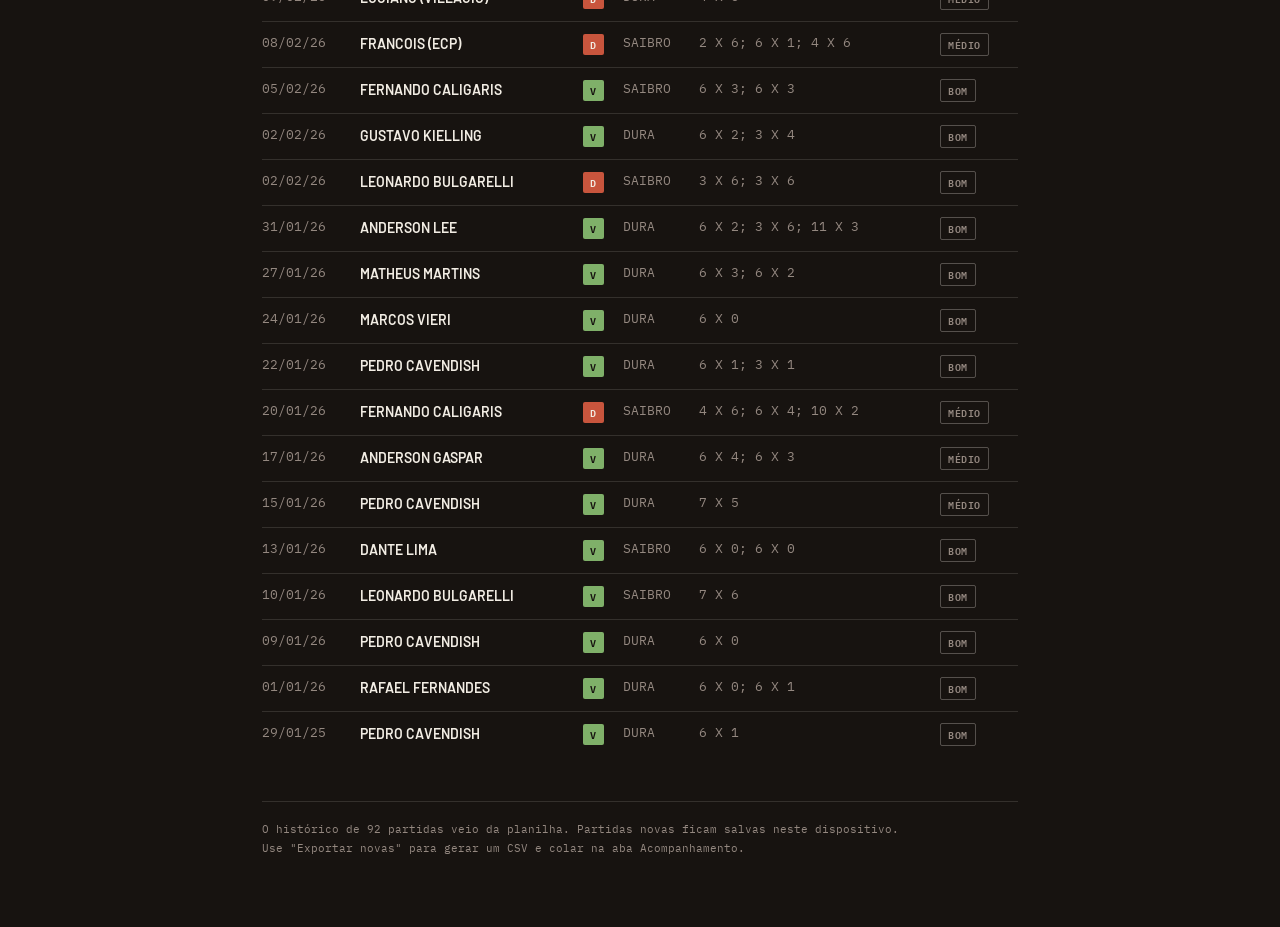
<file: partidas.html>
<!DOCTYPE html>
<html lang="pt-BR">
<head>
<meta charset="UTF-8">
<meta name="viewport" content="width=device-width, initial-scale=1, viewport-fit=cover">
<meta name="theme-color" content="#171310">
<meta name="apple-mobile-web-app-capable" content="yes">
<meta name="apple-mobile-web-app-status-bar-style" content="black-translucent">
<meta name="apple-mobile-web-app-title" content="Treino">
<link rel="manifest" href="manifest.webmanifest">
<link rel="apple-touch-icon" href="icon.png">
<link rel="preconnect" href="https://fonts.googleapis.com">
<link rel="preconnect" href="https://fonts.gstatic.com" crossorigin>
<link href="https://fonts.googleapis.com/css2?family=Barlow+Condensed:wght@500;600;700&family=Barlow:wght@400;500;600&family=IBM+Plex+Mono:wght@400;500;600&display=swap" rel="stylesheet">
<link rel="stylesheet" href="app.css">
<title>Partidas — Treino de Tênis</title>
</head>
<body>
<nav class="topbar"><div class="topbar-in" id="nav"></div></nav>
<div class="wrap">
  <header class="phead">
    <p class="eyebrow">Acompanhamento 2026</p>
    <h1>Partidas</h1>
    <p class="deck">Registre logo depois do jogo, enquanto o placar e a sensação estão frescos. As estatísticas recalculam na hora.</p>
  </header>

  <section class="sec">
    <div class="sec-head"><h2 class="sec-name">Registrar partida</h2><span class="saveflag" id="flag">salvo</span></div>
    <div class="form">
      <div class="fld"><label for="f-data">Data</label><input type="date" id="f-data"></div>
      <div class="fld"><label for="f-op">Oponente</label><input type="text" id="f-op" list="oponentes" placeholder="Nome"><datalist id="oponentes"></datalist></div>
      <div class="fld"><label for="f-res">Resultado</label><select id="f-res"><option value="V">Vitória</option><option value="D">Derrota</option></select></div>
      <div class="fld"><label for="f-quadra">Piso</label><select id="f-quadra"><option>SAIBRO</option><option>DURA</option></select></div>
      <div class="fld"><label for="f-placar">Placar</label><input type="text" id="f-placar" placeholder="6 X 4; 3 X 6; 10 X 8"></div>
      <div class="fld"><label for="f-qual">Qualidade do meu jogo</label><select id="f-qual"><option>BOM</option><option>MÉDIO</option><option>RUIM</option></select></div>
      <div class="fld"><label for="f-conq">Conquista (opcional)</label><input type="text" id="f-conq" placeholder="Campeão, vice, etc."></div>
    </div>
    <div class="fld" style="margin-top:12px">
      <label for="f-log">Log de três linhas — o que ganhou pontos, o que perdeu, um ajuste feito no meio do jogo</label>
      <textarea id="f-log" rows="3" placeholder="1. &#10;2. &#10;3. "></textarea>
    </div>
    <div class="btnrow">
      <button class="btn" id="add">Adicionar partida</button>
      <button class="btn ghost" id="csv">Exportar novas (CSV)</button>
    </div>
    <p class="muted" style="margin-top:12px" id="aviso"></p>
  </section>

  <section class="sec">
    <div class="sec-head"><h2 class="sec-name">Números</h2><span class="sec-note" id="nota"></span></div>
    <div class="stats" id="s-all"></div>
  </section>

  <section class="sec">
    <div class="sec-head"><h2 class="sec-name">Histórico</h2><span class="sec-note" id="filtro-nota"></span></div>
    <div class="btnrow" style="margin-top:10px">
      <button class="btn ghost fbtn on" data-f="tudo">Tudo</button>
      <button class="btn ghost fbtn" data-f="SAIBRO">Saibro</button>
      <button class="btn ghost fbtn" data-f="DURA">Dura</button>
      <button class="btn ghost fbtn" data-f="D">Só derrotas</button>
    </div>
    <table class="tbl" id="t"></table>
  </section>

  <footer>
    O histórico de 92 partidas veio da planilha. Partidas novas ficam salvas neste dispositivo.<br>
    Use "Exportar novas" para gerar um CSV e colar na aba Acompanhamento.
  </footer>
</div>

<script src="data.js"></script>
<script src="config.js"></script>
<script src="app.js"></script>
<script>
nav('partidas.html');
let filtro='tudo';

function pintarAviso(info){
  const el=document.getElementById('aviso');
  if(!temSync()){
    el.textContent='Sincronização não configurada: o que você registrar fica só neste aparelho. Use "Exportar novas" para levar à planilha.';
    return;
  }
  const pend=fila().length;
  if(info && info.origem==='cache'){
    el.textContent='Sem conexão com a planilha — mostrando a última cópia salva.'+(pend?` ${pend} partida(s) aguardando envio.`:'');
  } else {
    el.textContent='Sincronizado com a planilha do Google: o que você registrar aqui aparece nos outros aparelhos.'+(pend?` ${pend} pendente(s).`:'');
  }
}
pintarAviso();

const hoje=new Date();
document.getElementById('f-data').value = hoje.getFullYear()+'-'+String(hoje.getMonth()+1).padStart(2,'0')+'-'+String(hoje.getDate()).padStart(2,'0');

function render(){
  const A=todas(), S=stats(A);
  document.getElementById('nota').textContent = S.n+' partidas · '+novas().length+' adicionadas aqui';
  const pd=S.dura.n?S.dura.v/S.dura.n*100:0, ps=S.saibro.n?S.saibro.v/S.saibro.n*100:0;
  document.getElementById('s-all').innerHTML = `
    <div class="stat hi"><div class="stat-k">Geral</div><div class="stat-v">${S.pct.toFixed(1)}%</div><div class="stat-s">${S.v}V–${S.d}D</div></div>
    <div class="stat"><div class="stat-k">Dura</div><div class="stat-v">${pd.toFixed(0)}%</div><div class="stat-s">${S.dura.v}V–${S.dura.n-S.dura.v}D</div></div>
    <div class="stat warn"><div class="stat-k">Saibro</div><div class="stat-v">${ps.toFixed(0)}%</div><div class="stat-s">${S.saibro.v}V–${S.saibro.n-S.saibro.v}D</div></div>`;

  const nomes=[...new Set(A.map(m=>m.oponente))].sort();
  document.getElementById('oponentes').innerHTML = nomes.map(n=>`<option value="${esc(n)}">`).join('');

  let L=ordena(A);
  if(filtro==='SAIBRO'||filtro==='DURA') L=L.filter(m=>m.quadra===filtro);
  if(filtro==='D') L=L.filter(m=>m.res==='D');
  document.getElementById('filtro-nota').textContent = L.length+' registros';

  document.getElementById('t').innerHTML =
    '<thead><tr><th>Data</th><th>Oponente</th><th></th><th>Piso</th><th>Placar</th><th>Jogo</th></tr></thead><tbody>' +
    L.map(m=>`<tr>
      <td class="num">${fmtD(m.data)}</td>
      <td class="op">${esc(m.oponente)}${m.conq?`<span class="conq">${esc(m.conq)}</span>`:''}${m.log?`<span style="display:block;margin-top:5px;font-size:12.5px;color:var(--ash);white-space:pre-line">${esc(m.log)}</span>`:''}</td>
      <td><span class="pill ${m.res==='V'?'v':'d'}">${m.res}</span></td>
      <td class="num">${esc(m.quadra)}</td>
      <td class="num">${esc(m.placar)}</td>
      <td><span class="pill q">${esc(m.qual||'')}</span></td></tr>`).join('') + '</tbody>';
}

document.querySelectorAll('.fbtn').forEach(b=>b.addEventListener('click',()=>{
  document.querySelectorAll('.fbtn').forEach(x=>x.classList.remove('on'));
  b.classList.add('on'); filtro=b.dataset.f; render();
}));

document.getElementById('add').addEventListener('click',()=>{
  const dv=document.getElementById('f-data').value;
  const op=document.getElementById('f-op').value.trim();
  if(!dv||!op){ alert('Preencha ao menos data e oponente.'); return; }
  const m={
    data:dv,
    oponente:op.toUpperCase(),
    res:document.getElementById('f-res').value,
    quadra:document.getElementById('f-quadra').value,
    placar:document.getElementById('f-placar').value.trim(),
    qual:document.getElementById('f-qual').value,
    conq:document.getElementById('f-conq').value.trim(),
    log:document.getElementById('f-log').value.trim()
  };
  const bt=document.getElementById('add');
  bt.disabled=true; bt.textContent='Salvando…';
  salvarPartida(m).then(destino=>{
    ['f-op','f-placar','f-conq','f-log'].forEach(i=>document.getElementById(i).value='');
    flag('flag');
    render();
    pintarAviso();
    if(destino==='fila'){
      alert('Sem conexão agora. A partida foi guardada e será enviada assim que você abrir o site online.');
    }
  }).finally(()=>{
    bt.disabled=false; bt.textContent='Adicionar partida';
  });
});

document.getElementById('csv').addEventListener('click',()=>{
  const n=novas();
  if(!n.length){ alert('Nenhuma partida nova para exportar.'); return; }
  const linhas=[['DATA','OPONENTE','RESULTADO','QUADRA','PLACAR','QUALIDADE','CONQUISTAS','LOG']]
    .concat(n.map(m=>[m.data,m.oponente,m.res,m.quadra,m.placar,m.qual,m.conq||'',(m.log||'').replace(/\n/g,' / ')]));
  const csv='\uFEFF'+linhas.map(r=>r.map(c=>'"'+String(c).replace(/"/g,'""')+'"').join(';')).join('\n');
  baixar('partidas-novas.csv',csv,'text/csv');
});

iniciar(function(){ render(); pintarAviso(); });
</script>
</body>
</html>
</file>
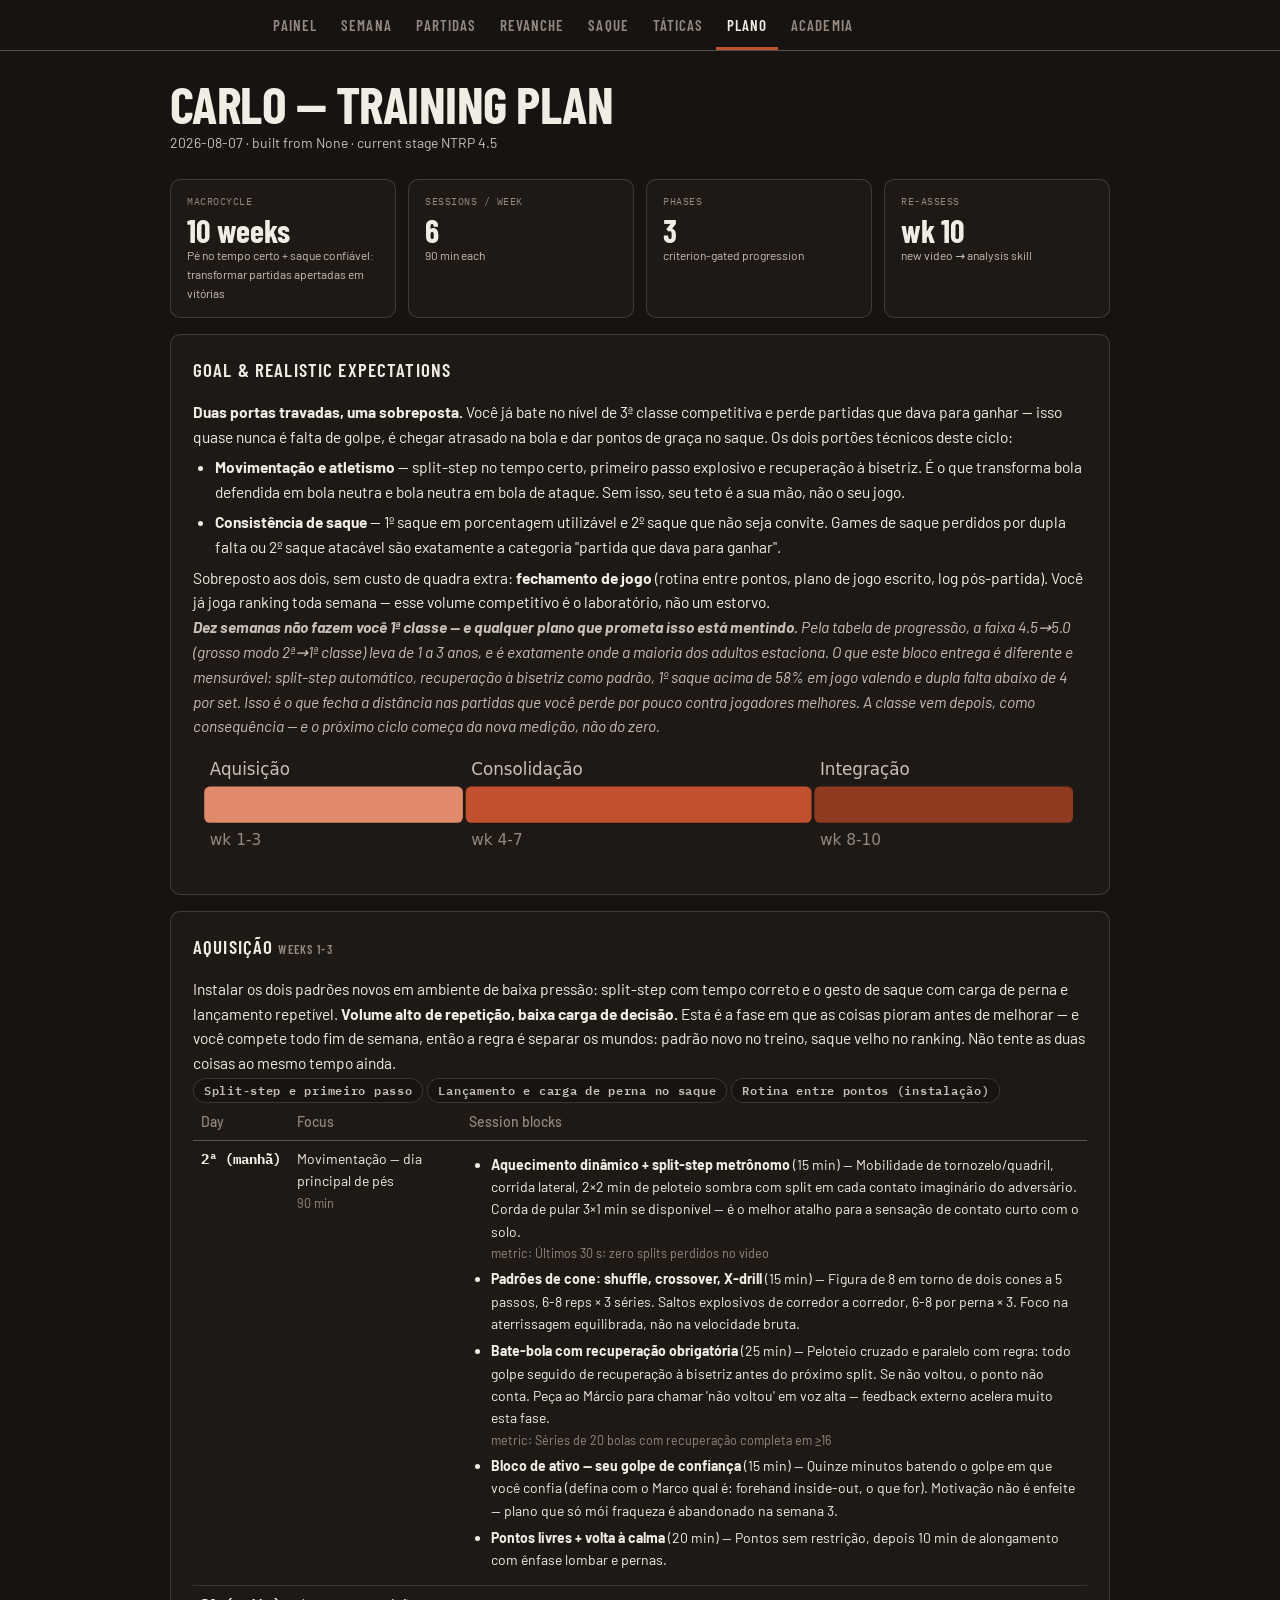
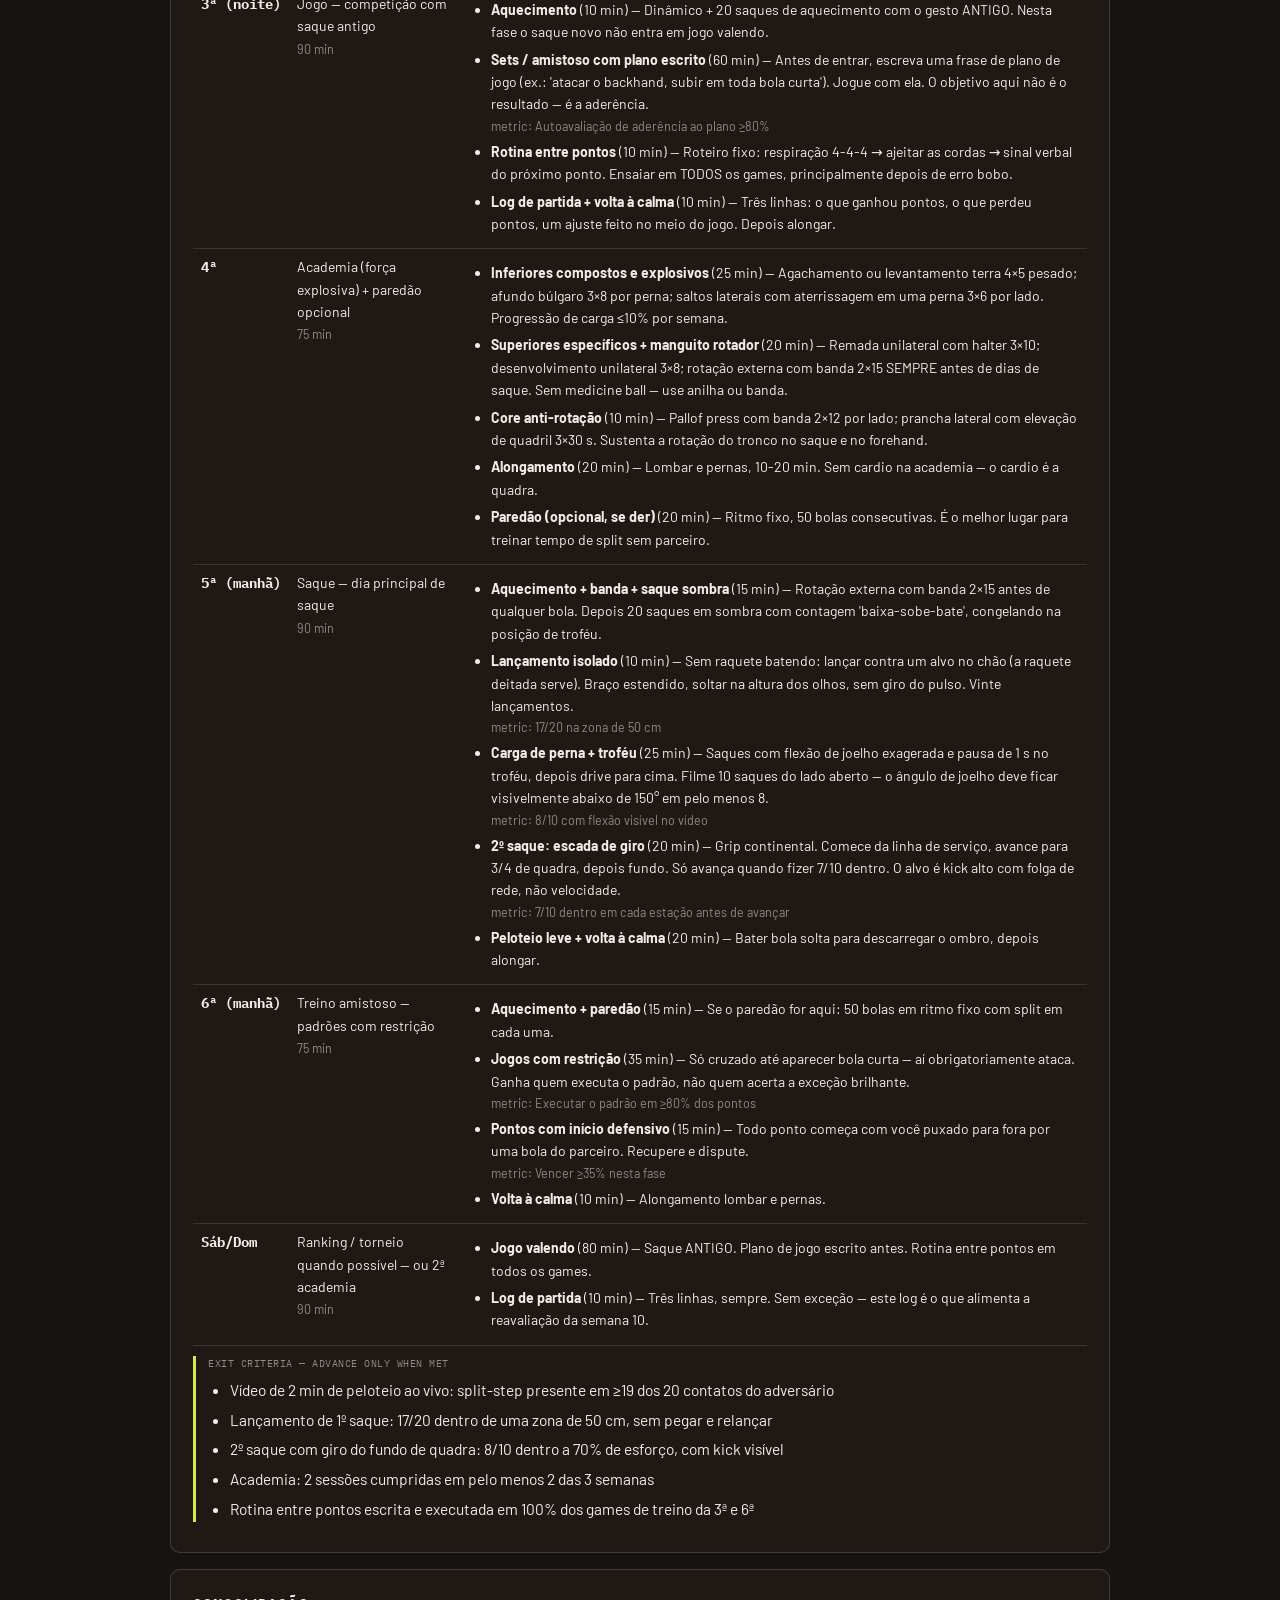
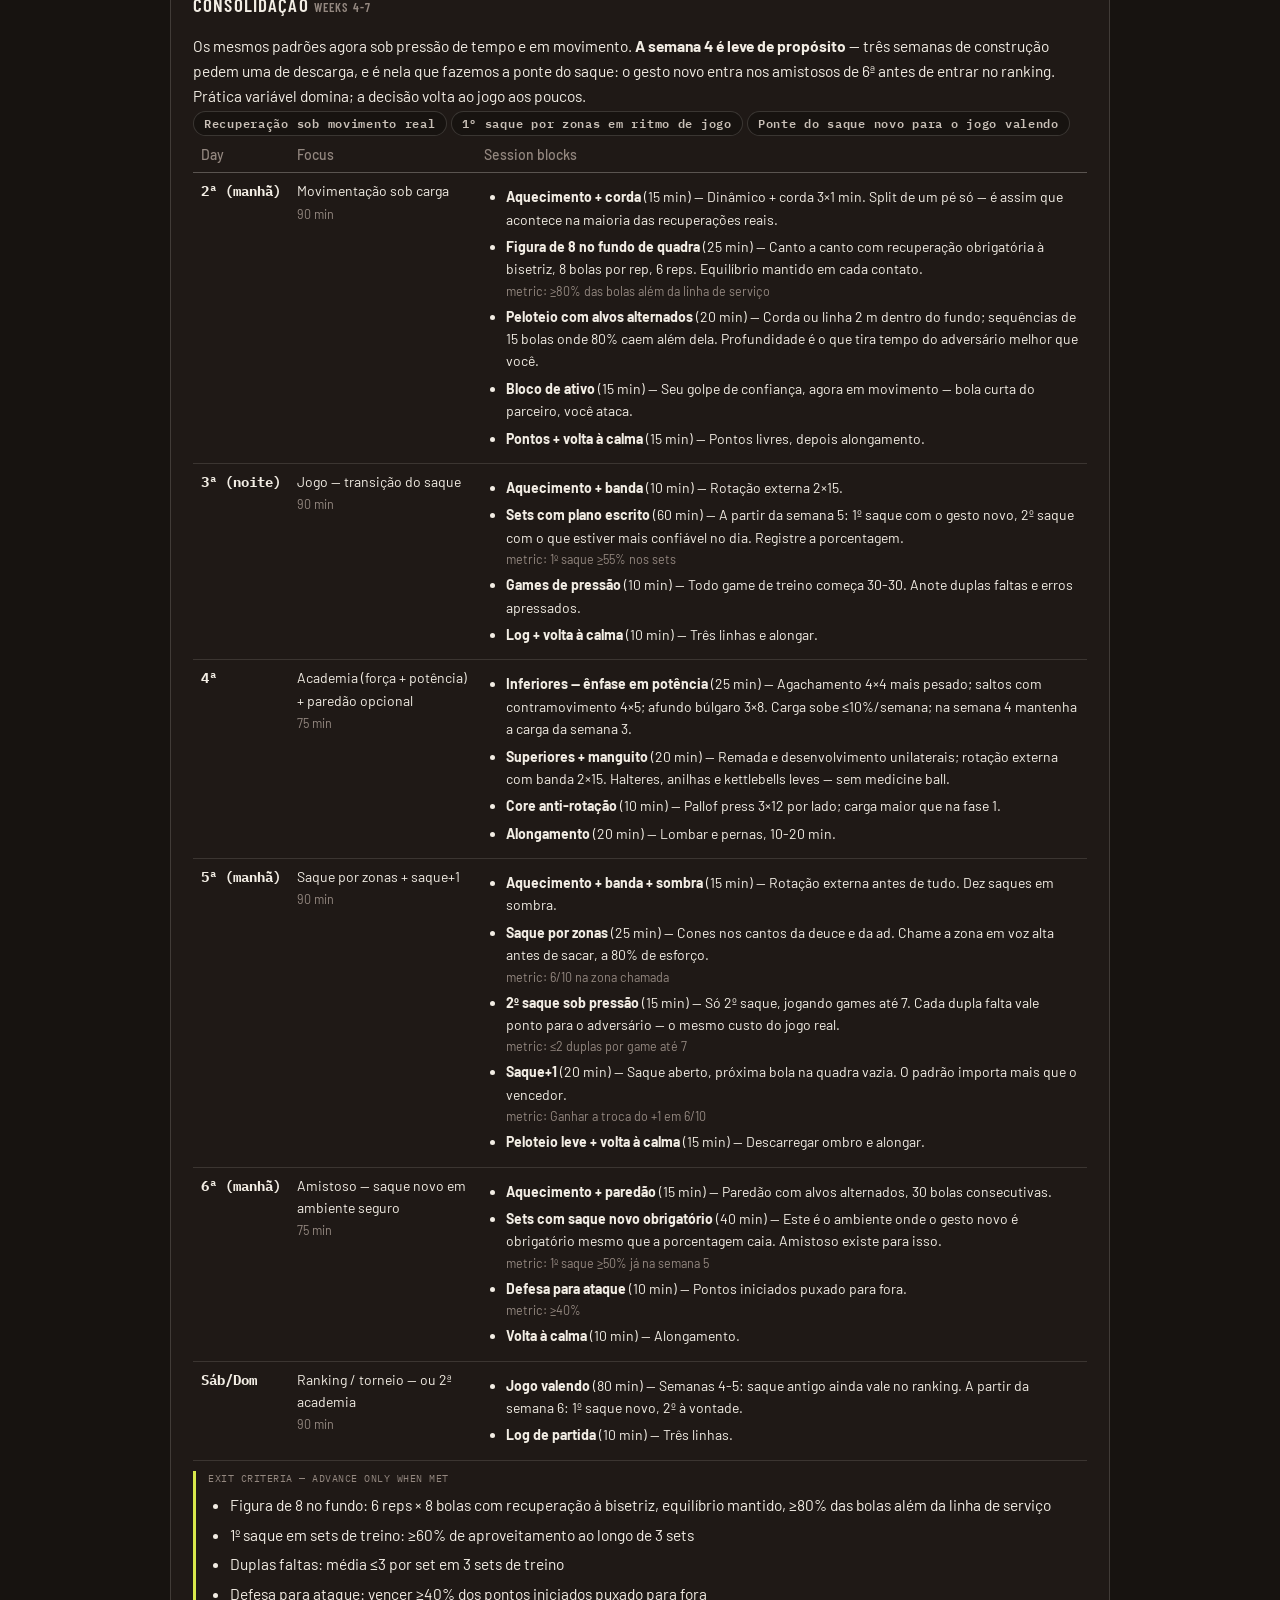
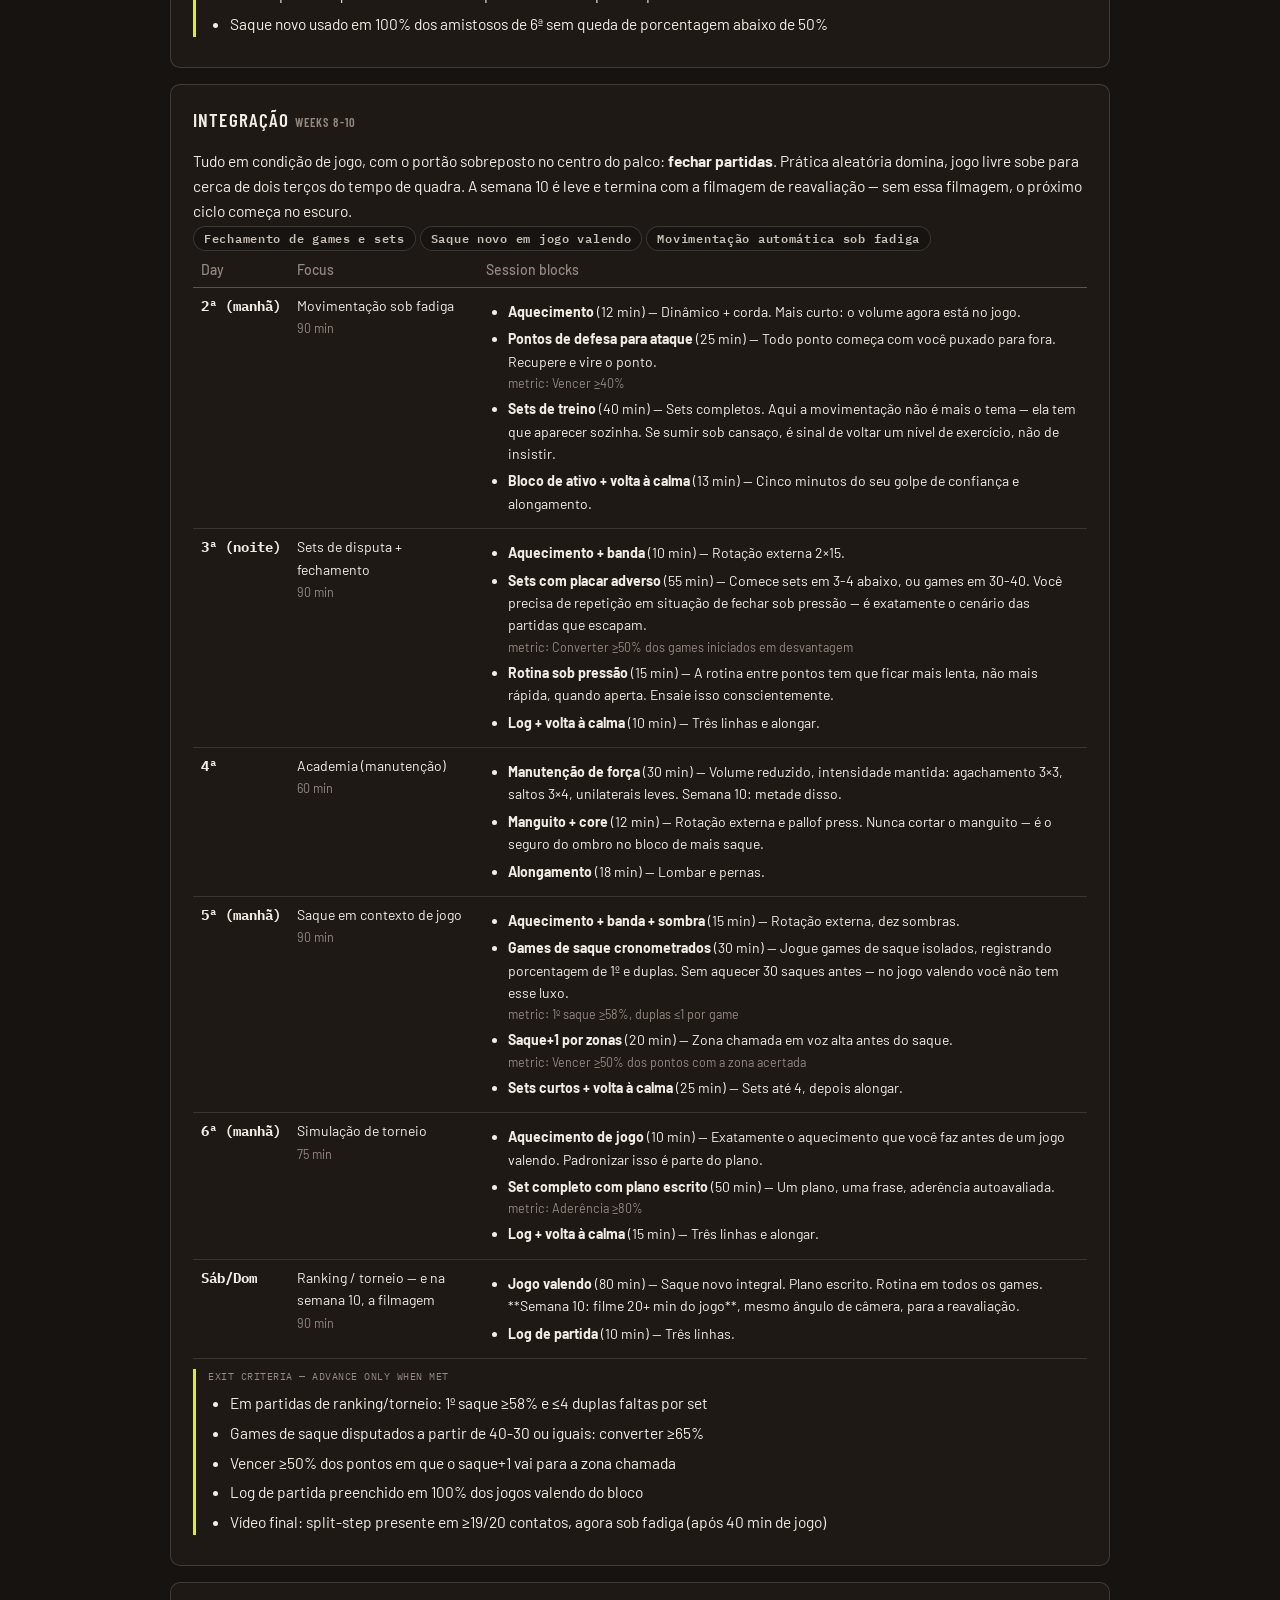
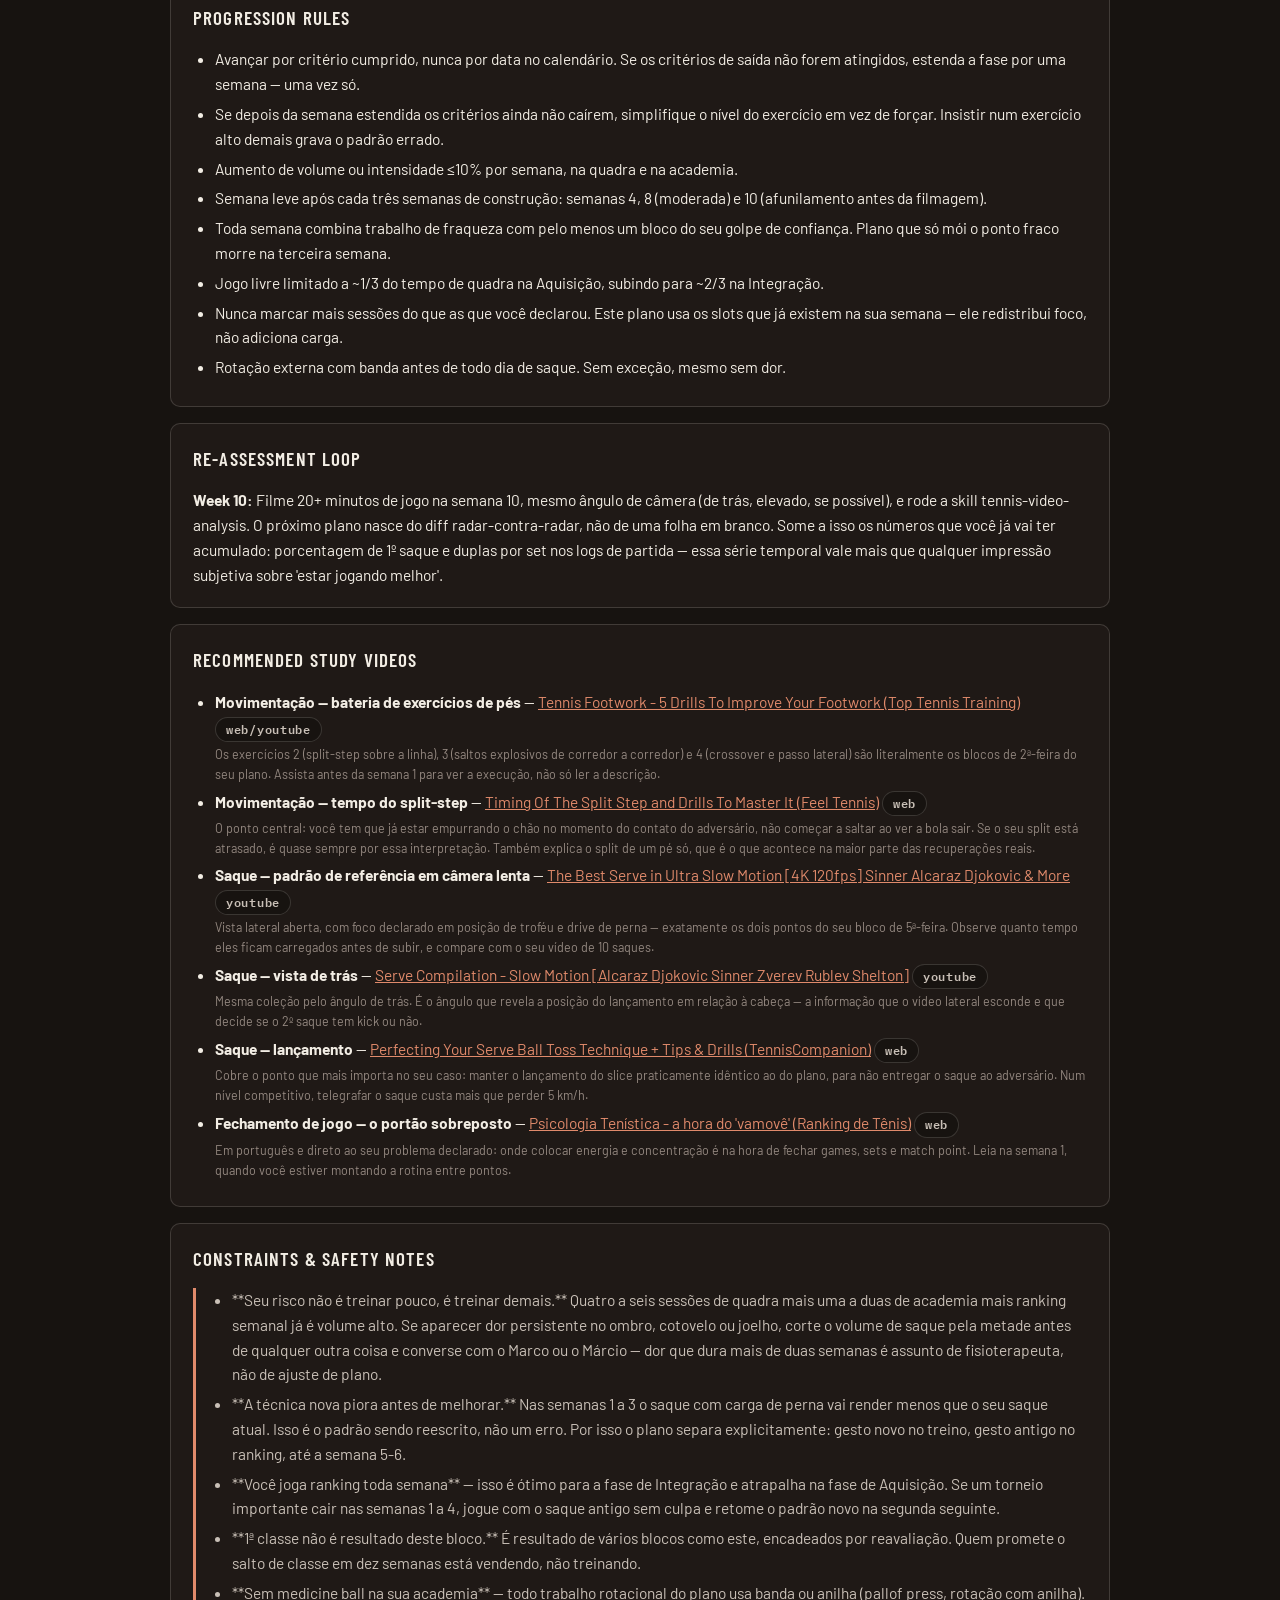
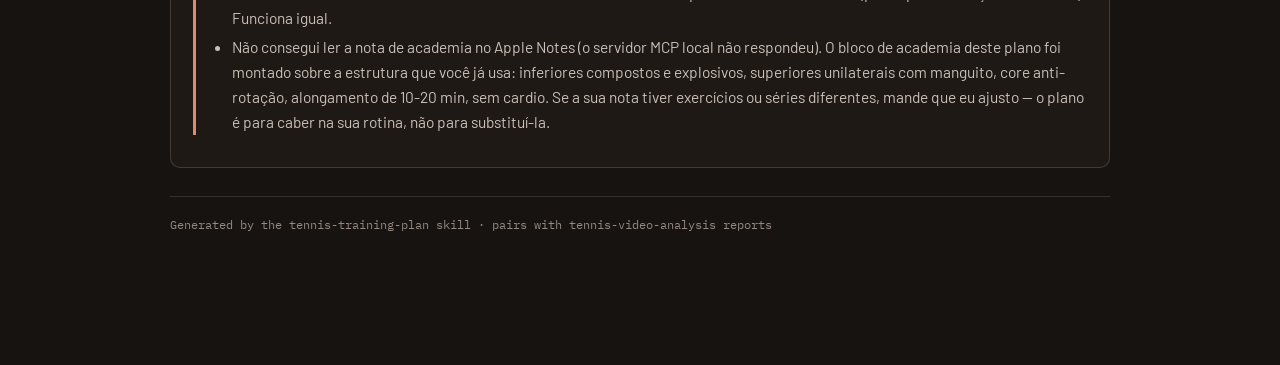
<file: plano.html>
<!DOCTYPE html>
<html lang="en">
<head>
<meta charset="utf-8">
<meta name="viewport" content="width=device-width, initial-scale=1">
<title>Carlo — Training Plan</title>
<link rel="preconnect" href="https://fonts.googleapis.com">
<link rel="preconnect" href="https://fonts.gstatic.com" crossorigin>
<link href="https://fonts.googleapis.com/css2?family=Barlow+Condensed:wght@500;600;700&family=Barlow:wght@400;500;600&family=IBM+Plex+Mono:wght@400;500;600&display=swap" rel="stylesheet">
<link rel="stylesheet" href="app.css">
<style>
  :root {
    --surface-1:#1F1916; --page:#171310; --ink:#F2EDE4; --ink-2:#C9C0B7;
    --muted:#948880; --grid:rgba(242,237,228,.13); --axis:rgba(242,237,228,.28);
    --border:rgba(242,237,228,.16);
    --series-1:#C1502E; --ramp-a:#E08A6B; --ramp-b:#C1502E; --ramp-c:#8E3A20;
    --good:#D8E84B; --serious:#E08A6B;
  }
    * { box-sizing:border-box; }
  body { margin:0; background:var(--page); color:var(--ink);
         font:15.5px/1.6 'Barlow',system-ui,sans-serif; }
  .wrap { max-width:980px; margin:0 auto; padding:28px 20px 60px; }
  header h1 { font-family:'Barlow Condensed',sans-serif; font-weight:700; text-transform:uppercase; font-size:clamp(32px,8vw,52px); line-height:.95; letter-spacing:-.01em; margin:0 0 4px; }
  header .sub { color:var(--ink-2); font-size:14px; margin-bottom:24px; }
  .card { background:var(--surface-1); border:1px solid var(--border); border-radius:10px;
          padding:20px 22px; margin:16px 0; overflow-x:auto; }
  h2 { font-family:'Barlow Condensed',sans-serif; font-weight:600; text-transform:uppercase; letter-spacing:.06em; font-size:19px; margin:0 0 14px; color:var(--ink); }
  h3 { font-family:'Barlow Condensed',sans-serif; font-weight:600; text-transform:uppercase; letter-spacing:.05em; font-size:16px; margin:18px 0 7px; color:var(--ink); }
  .tiles { display:grid; grid-template-columns:repeat(auto-fit,minmax(150px,1fr)); gap:12px; }
  .tile { background:var(--surface-1); border:1px solid var(--border); border-radius:10px; padding:14px 16px; }
  .tile .label { font-family:'IBM Plex Mono',monospace; font-size:10px; color:var(--muted); text-transform:uppercase; letter-spacing:.05em; }
  .tile .value { font-family:'Barlow Condensed',sans-serif; font-size:32px; font-weight:700; line-height:1; margin-top:4px; color:var(--ink); }
  .tile .note { font-size:12px; color:var(--ink-2); }
  table { border-collapse:collapse; width:100%; font-size:14px; }
  th { text-align:left; color:var(--muted); font-weight:500; border-bottom:1px solid var(--axis); padding:6px 8px; }
  td { padding:7px 8px; border-bottom:1px solid var(--grid); vertical-align:top; }
  td.num { font-family:'IBM Plex Mono',monospace; font-variant-numeric:tabular-nums; white-space:nowrap; color:var(--ink-2); }
  ul, ol { margin:6px 0; padding-left:22px; }
  li { margin:5px 0; }
  .pill { display:inline-block; font-size:12px; border:1px solid var(--border); border-radius:99px;
          padding:2px 10px; margin:2px 4px 2px 0; color:var(--ink-2); background:var(--page); }
  .exit { border-left:3px solid var(--good); padding-left:12px; margin:10px 0; }
  .exit .t { font-family:'IBM Plex Mono',monospace; font-size:10px; color:var(--muted); text-transform:uppercase; letter-spacing:.05em; }
  .caveat { border-left:3px solid var(--serious); padding-left:14px; color:var(--ink-2); margin:12px 0; }
  .caveat strong, .caveat b { color:var(--ink); }
  em, i { color:var(--ink-2); }
  strong, b { color:var(--ink); }
  a { color:var(--serious); }
  .meso-label { font-size:13px; font-weight:600; }
  .metric { color:var(--muted); font-size:12.5px; }
  .chart { width:100%; height:auto; }
  footer { color:var(--muted); font-size:12px; margin-top:28px; }
  svg text { font-family:system-ui,-apple-system,"Segoe UI",sans-serif; }
</style>
</head>
<body>
<nav class="topbar"><div class="topbar-in" id="nav"></div></nav>

<div class="wrap">
  <header>
    <h1>Carlo — Training Plan</h1>
    <div class="sub">2026-08-07 · built from None · current stage NTRP 4.5</div>
  </header>

  <div class="tiles">
    <div class="tile"><div class="label">Macrocycle</div><div class="value">10 weeks</div><div class="note">Pé no tempo certo + saque confiável: transformar partidas apertadas em vitórias</div></div>
    <div class="tile"><div class="label">Sessions / week</div><div class="value">6</div><div class="note">90 min each</div></div>
    <div class="tile"><div class="label">Phases</div><div class="value">3</div><div class="note">criterion-gated progression</div></div>
    <div class="tile"><div class="label">Re-assess</div><div class="value">wk 10</div><div class="note">new video → analysis skill</div></div>
  </div>

  <div class="card">
    <h2>Goal &amp; realistic expectations</h2>
    <p><strong>Duas portas travadas, uma sobreposta.</strong> Você já bate no nível de 3ª classe competitiva e perde partidas que dava para ganhar — isso quase nunca é falta de golpe, é chegar atrasado na bola e dar pontos de graça no saque. Os dois portões técnicos deste ciclo:</p>
<ul>
<li><strong>Movimentação e atletismo</strong> — split-step no tempo certo, primeiro passo explosivo e recuperação à bisetriz. É o que transforma bola defendida em bola neutra e bola neutra em bola de ataque. Sem isso, seu teto é a sua mão, não o seu jogo.</li>
<li><strong>Consistência de saque</strong> — 1º saque em porcentagem utilizável e 2º saque que não seja convite. Games de saque perdidos por dupla falta ou 2º saque atacável são exatamente a categoria &quot;partida que dava para ganhar&quot;.</li>
</ul>
<p>Sobreposto aos dois, sem custo de quadra extra: <strong>fechamento de jogo</strong> (rotina entre pontos, plano de jogo escrito, log pós-partida). Você já joga ranking toda semana — esse volume competitivo é o laboratório, não um estorvo.</p><p><strong><em>Dez semanas não fazem você 1ª classe — e qualquer plano que prometa isso está mentindo.</strong> Pela tabela de progressão, a faixa 4.5→5.0 (grosso modo 2ª→1ª classe) leva de 1 a 3 anos, e é exatamente onde a maioria dos adultos estaciona. O que este bloco entrega é diferente e mensurável: split-step automático, recuperação à bisetriz como padrão, 1º saque acima de 58% em jogo valendo e dupla falta abaixo de 4 por set. Isso é o que fecha a distância nas partidas que você perde por pouco contra jogadores melhores. A classe vem depois, como consequência — e o próximo ciclo começa da nova medição, não do zero.</em></p>
    <svg class="chart" viewBox="0 0 640 92" role="img" aria-label="Plan timeline"><rect x="8.0" y="34" width="185.2" height="26" rx="4" fill="var(--ramp-a)"><title>Aquisição: weeks 1-3 — Instalar os dois padrões novos em ambiente de baixa pressão: split-step com tempo correto e o gesto de saque com carga de perna e lançamento repetível. **Volume alto de repetição, baixa carga de decisão.** Esta é a fase em que as coisas pioram antes de melhorar — e você compete todo fim de semana, então a regra é separar os mundos: padrão novo no treino, saque velho no ranking. Não tente as duas coisas ao mesmo tempo ainda.</title></rect><text x="12.0" y="26" font-size="12" fill="var(--ink-2)">Aquisição</text><text x="12.0" y="76" font-size="11" fill="var(--muted)">wk 1-3</text><rect x="195.2" y="34" width="247.6" height="26" rx="4" fill="var(--ramp-b)"><title>Consolidação: weeks 4-7 — Os mesmos padrões agora sob pressão de tempo e em movimento. **A semana 4 é leve de propósito** — três semanas de construção pedem uma de descarga, e é nela que fazemos a ponte do saque: o gesto novo entra nos amistosos de 6ª antes de entrar no ranking. Prática variável domina; a decisão volta ao jogo aos poucos.</title></rect><text x="199.2" y="26" font-size="12" fill="var(--ink-2)">Consolidação</text><text x="199.2" y="76" font-size="11" fill="var(--muted)">wk 4-7</text><rect x="444.8" y="34" width="185.2" height="26" rx="4" fill="var(--ramp-c)"><title>Integração: weeks 8-10 — Tudo em condição de jogo, com o portão sobreposto no centro do palco: **fechar partidas**. Prática aleatória domina, jogo livre sobe para cerca de dois terços do tempo de quadra. A semana 10 é leve e termina com a filmagem de reavaliação — sem essa filmagem, o próximo ciclo começa no escuro.</title></rect><text x="448.8" y="26" font-size="12" fill="var(--ink-2)">Integração</text><text x="448.8" y="76" font-size="11" fill="var(--muted)">wk 8-10</text></svg>
  </div>

  <div class='card'><h2>Aquisição <span class='metric'>weeks 1-3</span></h2><p>Instalar os dois padrões novos em ambiente de baixa pressão: split-step com tempo correto e o gesto de saque com carga de perna e lançamento repetível. <strong>Volume alto de repetição, baixa carga de decisão.</strong> Esta é a fase em que as coisas pioram antes de melhorar — e você compete todo fim de semana, então a regra é separar os mundos: padrão novo no treino, saque velho no ranking. Não tente as duas coisas ao mesmo tempo ainda.</p><div><span class='pill'>Split-step e primeiro passo</span><span class='pill'>Lançamento e carga de perna no saque</span><span class='pill'>Rotina entre pontos (instalação)</span></div><table><thead><tr><th>Day</th><th>Focus</th><th>Session blocks</th></tr></thead><tbody><tr><td class='num'><strong>2ª (manhã)</strong></td><td>Movimentação — dia principal de pés<br><span class='metric'>90 min</span></td><td><ul><li><strong>Aquecimento dinâmico + split-step metrônomo</strong> <span class='num'>(15 min)</span> — Mobilidade de tornozelo/quadril, corrida lateral, 2×2 min de peloteio sombra com split em cada contato imaginário do adversário. Corda de pular 3×1 min se disponível — é o melhor atalho para a sensação de contato curto com o solo.<div class='metric'>metric: Últimos 30 s: zero splits perdidos no vídeo</div></li><li><strong>Padrões de cone: shuffle, crossover, X-drill</strong> <span class='num'>(15 min)</span> — Figura de 8 em torno de dois cones a 5 passos, 6-8 reps × 3 séries. Saltos explosivos de corredor a corredor, 6-8 por perna × 3. Foco na aterrissagem equilibrada, não na velocidade bruta.</li><li><strong>Bate-bola com recuperação obrigatória</strong> <span class='num'>(25 min)</span> — Peloteio cruzado e paralelo com regra: todo golpe seguido de recuperação à bisetriz antes do próximo split. Se não voltou, o ponto não conta. Peça ao Márcio para chamar &#x27;não voltou&#x27; em voz alta — feedback externo acelera muito esta fase.<div class='metric'>metric: Séries de 20 bolas com recuperação completa em ≥16</div></li><li><strong>Bloco de ativo — seu golpe de confiança</strong> <span class='num'>(15 min)</span> — Quinze minutos batendo o golpe em que você confia (defina com o Marco qual é: forehand inside-out, o que for). Motivação não é enfeite — plano que só mói fraqueza é abandonado na semana 3.</li><li><strong>Pontos livres + volta à calma</strong> <span class='num'>(20 min)</span> — Pontos sem restrição, depois 10 min de alongamento com ênfase lombar e pernas.</li></ul></td></tr><tr><td class='num'><strong>3ª (noite)</strong></td><td>Jogo — competição com saque antigo<br><span class='metric'>90 min</span></td><td><ul><li><strong>Aquecimento</strong> <span class='num'>(10 min)</span> — Dinâmico + 20 saques de aquecimento com o gesto ANTIGO. Nesta fase o saque novo não entra em jogo valendo.</li><li><strong>Sets / amistoso com plano escrito</strong> <span class='num'>(60 min)</span> — Antes de entrar, escreva uma frase de plano de jogo (ex.: &#x27;atacar o backhand, subir em toda bola curta&#x27;). Jogue com ela. O objetivo aqui não é o resultado — é a aderência.<div class='metric'>metric: Autoavaliação de aderência ao plano ≥80%</div></li><li><strong>Rotina entre pontos</strong> <span class='num'>(10 min)</span> — Roteiro fixo: respiração 4-4-4 → ajeitar as cordas → sinal verbal do próximo ponto. Ensaiar em TODOS os games, principalmente depois de erro bobo.</li><li><strong>Log de partida + volta à calma</strong> <span class='num'>(10 min)</span> — Três linhas: o que ganhou pontos, o que perdeu pontos, um ajuste feito no meio do jogo. Depois alongar.</li></ul></td></tr><tr><td class='num'><strong>4ª</strong></td><td>Academia (força explosiva) + paredão opcional<br><span class='metric'>75 min</span></td><td><ul><li><strong>Inferiores compostos e explosivos</strong> <span class='num'>(25 min)</span> — Agachamento ou levantamento terra 4×5 pesado; afundo búlgaro 3×8 por perna; saltos laterais com aterrissagem em uma perna 3×6 por lado. Progressão de carga ≤10% por semana.</li><li><strong>Superiores específicos + manguito rotador</strong> <span class='num'>(20 min)</span> — Remada unilateral com halter 3×10; desenvolvimento unilateral 3×8; rotação externa com banda 2×15 SEMPRE antes de dias de saque. Sem medicine ball — use anilha ou banda.</li><li><strong>Core anti-rotação</strong> <span class='num'>(10 min)</span> — Pallof press com banda 2×12 por lado; prancha lateral com elevação de quadril 3×30 s. Sustenta a rotação do tronco no saque e no forehand.</li><li><strong>Alongamento</strong> <span class='num'>(20 min)</span> — Lombar e pernas, 10-20 min. Sem cardio na academia — o cardio é a quadra.</li><li><strong>Paredão (opcional, se der)</strong> <span class='num'>(20 min)</span> — Ritmo fixo, 50 bolas consecutivas. É o melhor lugar para treinar tempo de split sem parceiro.</li></ul></td></tr><tr><td class='num'><strong>5ª (manhã)</strong></td><td>Saque — dia principal de saque<br><span class='metric'>90 min</span></td><td><ul><li><strong>Aquecimento + banda + saque sombra</strong> <span class='num'>(15 min)</span> — Rotação externa com banda 2×15 antes de qualquer bola. Depois 20 saques em sombra com contagem &#x27;baixa-sobe-bate&#x27;, congelando na posição de troféu.</li><li><strong>Lançamento isolado</strong> <span class='num'>(10 min)</span> — Sem raquete batendo: lançar contra um alvo no chão (a raquete deitada serve). Braço estendido, soltar na altura dos olhos, sem giro do pulso. Vinte lançamentos.<div class='metric'>metric: 17/20 na zona de 50 cm</div></li><li><strong>Carga de perna + troféu</strong> <span class='num'>(25 min)</span> — Saques com flexão de joelho exagerada e pausa de 1 s no troféu, depois drive para cima. Filme 10 saques do lado aberto — o ângulo de joelho deve ficar visivelmente abaixo de 150° em pelo menos 8.<div class='metric'>metric: 8/10 com flexão visível no vídeo</div></li><li><strong>2º saque: escada de giro</strong> <span class='num'>(20 min)</span> — Grip continental. Comece da linha de serviço, avance para 3/4 de quadra, depois fundo. Só avança quando fizer 7/10 dentro. O alvo é kick alto com folga de rede, não velocidade.<div class='metric'>metric: 7/10 dentro em cada estação antes de avançar</div></li><li><strong>Peloteio leve + volta à calma</strong> <span class='num'>(20 min)</span> — Bater bola solta para descarregar o ombro, depois alongar.</li></ul></td></tr><tr><td class='num'><strong>6ª (manhã)</strong></td><td>Treino amistoso — padrões com restrição<br><span class='metric'>75 min</span></td><td><ul><li><strong>Aquecimento + paredão</strong> <span class='num'>(15 min)</span> — Se o paredão for aqui: 50 bolas em ritmo fixo com split em cada uma.</li><li><strong>Jogos com restrição</strong> <span class='num'>(35 min)</span> — Só cruzado até aparecer bola curta — aí obrigatoriamente ataca. Ganha quem executa o padrão, não quem acerta a exceção brilhante.<div class='metric'>metric: Executar o padrão em ≥80% dos pontos</div></li><li><strong>Pontos com início defensivo</strong> <span class='num'>(15 min)</span> — Todo ponto começa com você puxado para fora por uma bola do parceiro. Recupere e dispute.<div class='metric'>metric: Vencer ≥35% nesta fase</div></li><li><strong>Volta à calma</strong> <span class='num'>(10 min)</span> — Alongamento lombar e pernas.</li></ul></td></tr><tr><td class='num'><strong>Sáb/Dom</strong></td><td>Ranking / torneio quando possível — ou 2ª academia<br><span class='metric'>90 min</span></td><td><ul><li><strong>Jogo valendo</strong> <span class='num'>(80 min)</span> — Saque ANTIGO. Plano de jogo escrito antes. Rotina entre pontos em todos os games.</li><li><strong>Log de partida</strong> <span class='num'>(10 min)</span> — Três linhas, sempre. Sem exceção — este log é o que alimenta a reavaliação da semana 10.</li></ul></td></tr></tbody></table><div class='exit'><div class='t'>Exit criteria — advance only when met</div><ul><li>Vídeo de 2 min de peloteio ao vivo: split-step presente em ≥19 dos 20 contatos do adversário</li><li>Lançamento de 1º saque: 17/20 dentro de uma zona de 50 cm, sem pegar e relançar</li><li>2º saque com giro do fundo de quadra: 8/10 dentro a 70% de esforço, com kick visível</li><li>Academia: 2 sessões cumpridas em pelo menos 2 das 3 semanas</li><li>Rotina entre pontos escrita e executada em 100% dos games de treino da 3ª e 6ª</li></ul></div></div><div class='card'><h2>Consolidação <span class='metric'>weeks 4-7</span></h2><p>Os mesmos padrões agora sob pressão de tempo e em movimento. <strong>A semana 4 é leve de propósito</strong> — três semanas de construção pedem uma de descarga, e é nela que fazemos a ponte do saque: o gesto novo entra nos amistosos de 6ª antes de entrar no ranking. Prática variável domina; a decisão volta ao jogo aos poucos.</p><div><span class='pill'>Recuperação sob movimento real</span><span class='pill'>1º saque por zonas em ritmo de jogo</span><span class='pill'>Ponte do saque novo para o jogo valendo</span></div><table><thead><tr><th>Day</th><th>Focus</th><th>Session blocks</th></tr></thead><tbody><tr><td class='num'><strong>2ª (manhã)</strong></td><td>Movimentação sob carga<br><span class='metric'>90 min</span></td><td><ul><li><strong>Aquecimento + corda</strong> <span class='num'>(15 min)</span> — Dinâmico + corda 3×1 min. Split de um pé só — é assim que acontece na maioria das recuperações reais.</li><li><strong>Figura de 8 no fundo de quadra</strong> <span class='num'>(25 min)</span> — Canto a canto com recuperação obrigatória à bisetriz, 8 bolas por rep, 6 reps. Equilíbrio mantido em cada contato.<div class='metric'>metric: ≥80% das bolas além da linha de serviço</div></li><li><strong>Peloteio com alvos alternados</strong> <span class='num'>(20 min)</span> — Corda ou linha 2 m dentro do fundo; sequências de 15 bolas onde 80% caem além dela. Profundidade é o que tira tempo do adversário melhor que você.</li><li><strong>Bloco de ativo</strong> <span class='num'>(15 min)</span> — Seu golpe de confiança, agora em movimento — bola curta do parceiro, você ataca.</li><li><strong>Pontos + volta à calma</strong> <span class='num'>(15 min)</span> — Pontos livres, depois alongamento.</li></ul></td></tr><tr><td class='num'><strong>3ª (noite)</strong></td><td>Jogo — transição do saque<br><span class='metric'>90 min</span></td><td><ul><li><strong>Aquecimento + banda</strong> <span class='num'>(10 min)</span> — Rotação externa 2×15.</li><li><strong>Sets com plano escrito</strong> <span class='num'>(60 min)</span> — A partir da semana 5: 1º saque com o gesto novo, 2º saque com o que estiver mais confiável no dia. Registre a porcentagem.<div class='metric'>metric: 1º saque ≥55% nos sets</div></li><li><strong>Games de pressão</strong> <span class='num'>(10 min)</span> — Todo game de treino começa 30-30. Anote duplas faltas e erros apressados.</li><li><strong>Log + volta à calma</strong> <span class='num'>(10 min)</span> — Três linhas e alongar.</li></ul></td></tr><tr><td class='num'><strong>4ª</strong></td><td>Academia (força + potência) + paredão opcional<br><span class='metric'>75 min</span></td><td><ul><li><strong>Inferiores — ênfase em potência</strong> <span class='num'>(25 min)</span> — Agachamento 4×4 mais pesado; saltos com contramovimento 4×5; afundo búlgaro 3×8. Carga sobe ≤10%/semana; na semana 4 mantenha a carga da semana 3.</li><li><strong>Superiores + manguito</strong> <span class='num'>(20 min)</span> — Remada e desenvolvimento unilaterais; rotação externa com banda 2×15. Halteres, anilhas e kettlebells leves — sem medicine ball.</li><li><strong>Core anti-rotação</strong> <span class='num'>(10 min)</span> — Pallof press 3×12 por lado; carga maior que na fase 1.</li><li><strong>Alongamento</strong> <span class='num'>(20 min)</span> — Lombar e pernas, 10-20 min.</li></ul></td></tr><tr><td class='num'><strong>5ª (manhã)</strong></td><td>Saque por zonas + saque+1<br><span class='metric'>90 min</span></td><td><ul><li><strong>Aquecimento + banda + sombra</strong> <span class='num'>(15 min)</span> — Rotação externa antes de tudo. Dez saques em sombra.</li><li><strong>Saque por zonas</strong> <span class='num'>(25 min)</span> — Cones nos cantos da deuce e da ad. Chame a zona em voz alta antes de sacar, a 80% de esforço.<div class='metric'>metric: 6/10 na zona chamada</div></li><li><strong>2º saque sob pressão</strong> <span class='num'>(15 min)</span> — Só 2º saque, jogando games até 7. Cada dupla falta vale ponto para o adversário — o mesmo custo do jogo real.<div class='metric'>metric: ≤2 duplas por game até 7</div></li><li><strong>Saque+1</strong> <span class='num'>(20 min)</span> — Saque aberto, próxima bola na quadra vazia. O padrão importa mais que o vencedor.<div class='metric'>metric: Ganhar a troca do +1 em 6/10</div></li><li><strong>Peloteio leve + volta à calma</strong> <span class='num'>(15 min)</span> — Descarregar ombro e alongar.</li></ul></td></tr><tr><td class='num'><strong>6ª (manhã)</strong></td><td>Amistoso — saque novo em ambiente seguro<br><span class='metric'>75 min</span></td><td><ul><li><strong>Aquecimento + paredão</strong> <span class='num'>(15 min)</span> — Paredão com alvos alternados, 30 bolas consecutivas.</li><li><strong>Sets com saque novo obrigatório</strong> <span class='num'>(40 min)</span> — Este é o ambiente onde o gesto novo é obrigatório mesmo que a porcentagem caia. Amistoso existe para isso.<div class='metric'>metric: 1º saque ≥50% já na semana 5</div></li><li><strong>Defesa para ataque</strong> <span class='num'>(10 min)</span> — Pontos iniciados puxado para fora.<div class='metric'>metric: ≥40%</div></li><li><strong>Volta à calma</strong> <span class='num'>(10 min)</span> — Alongamento.</li></ul></td></tr><tr><td class='num'><strong>Sáb/Dom</strong></td><td>Ranking / torneio — ou 2ª academia<br><span class='metric'>90 min</span></td><td><ul><li><strong>Jogo valendo</strong> <span class='num'>(80 min)</span> — Semanas 4-5: saque antigo ainda vale no ranking. A partir da semana 6: 1º saque novo, 2º à vontade.</li><li><strong>Log de partida</strong> <span class='num'>(10 min)</span> — Três linhas.</li></ul></td></tr></tbody></table><div class='exit'><div class='t'>Exit criteria — advance only when met</div><ul><li>Figura de 8 no fundo: 6 reps × 8 bolas com recuperação à bisetriz, equilíbrio mantido, ≥80% das bolas além da linha de serviço</li><li>1º saque em sets de treino: ≥60% de aproveitamento ao longo de 3 sets</li><li>Duplas faltas: média ≤3 por set em 3 sets de treino</li><li>Defesa para ataque: vencer ≥40% dos pontos iniciados puxado para fora</li><li>Saque novo usado em 100% dos amistosos de 6ª sem queda de porcentagem abaixo de 50%</li></ul></div></div><div class='card'><h2>Integração <span class='metric'>weeks 8-10</span></h2><p>Tudo em condição de jogo, com o portão sobreposto no centro do palco: <strong>fechar partidas</strong>. Prática aleatória domina, jogo livre sobe para cerca de dois terços do tempo de quadra. A semana 10 é leve e termina com a filmagem de reavaliação — sem essa filmagem, o próximo ciclo começa no escuro.</p><div><span class='pill'>Fechamento de games e sets</span><span class='pill'>Saque novo em jogo valendo</span><span class='pill'>Movimentação automática sob fadiga</span></div><table><thead><tr><th>Day</th><th>Focus</th><th>Session blocks</th></tr></thead><tbody><tr><td class='num'><strong>2ª (manhã)</strong></td><td>Movimentação sob fadiga<br><span class='metric'>90 min</span></td><td><ul><li><strong>Aquecimento</strong> <span class='num'>(12 min)</span> — Dinâmico + corda. Mais curto: o volume agora está no jogo.</li><li><strong>Pontos de defesa para ataque</strong> <span class='num'>(25 min)</span> — Todo ponto começa com você puxado para fora. Recupere e vire o ponto.<div class='metric'>metric: Vencer ≥40%</div></li><li><strong>Sets de treino</strong> <span class='num'>(40 min)</span> — Sets completos. Aqui a movimentação não é mais o tema — ela tem que aparecer sozinha. Se sumir sob cansaço, é sinal de voltar um nível de exercício, não de insistir.</li><li><strong>Bloco de ativo + volta à calma</strong> <span class='num'>(13 min)</span> — Cinco minutos do seu golpe de confiança e alongamento.</li></ul></td></tr><tr><td class='num'><strong>3ª (noite)</strong></td><td>Sets de disputa + fechamento<br><span class='metric'>90 min</span></td><td><ul><li><strong>Aquecimento + banda</strong> <span class='num'>(10 min)</span> — Rotação externa 2×15.</li><li><strong>Sets com placar adverso</strong> <span class='num'>(55 min)</span> — Comece sets em 3-4 abaixo, ou games em 30-40. Você precisa de repetição em situação de fechar sob pressão — é exatamente o cenário das partidas que escapam.<div class='metric'>metric: Converter ≥50% dos games iniciados em desvantagem</div></li><li><strong>Rotina sob pressão</strong> <span class='num'>(15 min)</span> — A rotina entre pontos tem que ficar mais lenta, não mais rápida, quando aperta. Ensaie isso conscientemente.</li><li><strong>Log + volta à calma</strong> <span class='num'>(10 min)</span> — Três linhas e alongar.</li></ul></td></tr><tr><td class='num'><strong>4ª</strong></td><td>Academia (manutenção)<br><span class='metric'>60 min</span></td><td><ul><li><strong>Manutenção de força</strong> <span class='num'>(30 min)</span> — Volume reduzido, intensidade mantida: agachamento 3×3, saltos 3×4, unilaterais leves. Semana 10: metade disso.</li><li><strong>Manguito + core</strong> <span class='num'>(12 min)</span> — Rotação externa e pallof press. Nunca cortar o manguito — é o seguro do ombro no bloco de mais saque.</li><li><strong>Alongamento</strong> <span class='num'>(18 min)</span> — Lombar e pernas.</li></ul></td></tr><tr><td class='num'><strong>5ª (manhã)</strong></td><td>Saque em contexto de jogo<br><span class='metric'>90 min</span></td><td><ul><li><strong>Aquecimento + banda + sombra</strong> <span class='num'>(15 min)</span> — Rotação externa, dez sombras.</li><li><strong>Games de saque cronometrados</strong> <span class='num'>(30 min)</span> — Jogue games de saque isolados, registrando porcentagem de 1º e duplas. Sem aquecer 30 saques antes — no jogo valendo você não tem esse luxo.<div class='metric'>metric: 1º saque ≥58%, duplas ≤1 por game</div></li><li><strong>Saque+1 por zonas</strong> <span class='num'>(20 min)</span> — Zona chamada em voz alta antes do saque.<div class='metric'>metric: Vencer ≥50% dos pontos com a zona acertada</div></li><li><strong>Sets curtos + volta à calma</strong> <span class='num'>(25 min)</span> — Sets até 4, depois alongar.</li></ul></td></tr><tr><td class='num'><strong>6ª (manhã)</strong></td><td>Simulação de torneio<br><span class='metric'>75 min</span></td><td><ul><li><strong>Aquecimento de jogo</strong> <span class='num'>(10 min)</span> — Exatamente o aquecimento que você faz antes de um jogo valendo. Padronizar isso é parte do plano.</li><li><strong>Set completo com plano escrito</strong> <span class='num'>(50 min)</span> — Um plano, uma frase, aderência autoavaliada.<div class='metric'>metric: Aderência ≥80%</div></li><li><strong>Log + volta à calma</strong> <span class='num'>(15 min)</span> — Três linhas e alongar.</li></ul></td></tr><tr><td class='num'><strong>Sáb/Dom</strong></td><td>Ranking / torneio — e na semana 10, a filmagem<br><span class='metric'>90 min</span></td><td><ul><li><strong>Jogo valendo</strong> <span class='num'>(80 min)</span> — Saque novo integral. Plano escrito. Rotina em todos os games. **Semana 10: filme 20+ min do jogo**, mesmo ângulo de câmera, para a reavaliação.</li><li><strong>Log de partida</strong> <span class='num'>(10 min)</span> — Três linhas.</li></ul></td></tr></tbody></table><div class='exit'><div class='t'>Exit criteria — advance only when met</div><ul><li>Em partidas de ranking/torneio: 1º saque ≥58% e ≤4 duplas faltas por set</li><li>Games de saque disputados a partir de 40-30 ou iguais: converter ≥65%</li><li>Vencer ≥50% dos pontos em que o saque+1 vai para a zona chamada</li><li>Log de partida preenchido em 100% dos jogos valendo do bloco</li><li>Vídeo final: split-step presente em ≥19/20 contatos, agora sob fadiga (após 40 min de jogo)</li></ul></div></div>

  <div class="card">
    <h2>Progression rules</h2>
    <ul><li>Avançar por critério cumprido, nunca por data no calendário. Se os critérios de saída não forem atingidos, estenda a fase por uma semana — uma vez só.</li><li>Se depois da semana estendida os critérios ainda não caírem, simplifique o nível do exercício em vez de forçar. Insistir num exercício alto demais grava o padrão errado.</li><li>Aumento de volume ou intensidade ≤10% por semana, na quadra e na academia.</li><li>Semana leve após cada três semanas de construção: semanas 4, 8 (moderada) e 10 (afunilamento antes da filmagem).</li><li>Toda semana combina trabalho de fraqueza com pelo menos um bloco do seu golpe de confiança. Plano que só mói o ponto fraco morre na terceira semana.</li><li>Jogo livre limitado a ~1/3 do tempo de quadra na Aquisição, subindo para ~2/3 na Integração.</li><li>Nunca marcar mais sessões do que as que você declarou. Este plano usa os slots que já existem na sua semana — ele redistribui foco, não adiciona carga.</li><li>Rotação externa com banda antes de todo dia de saque. Sem exceção, mesmo sem dor.</li></ul>
  </div>

  <div class="card">
    <h2>Re-assessment loop</h2>
    <p><strong>Week 10:</strong> Filme 20+ minutos de jogo na semana 10, mesmo ângulo de câmera (de trás, elevado, se possível), e rode a skill tennis-video-analysis. O próximo plano nasce do diff radar-contra-radar, não de uma folha em branco. Some a isso os números que você já vai ter acumulado: porcentagem de 1º saque e duplas por set nos logs de partida — essa série temporal vale mais que qualquer impressão subjetiva sobre &#x27;estar jogando melhor&#x27;.</p>
  </div>

  <div class='card'><h2>Recommended study videos</h2><ul><li><strong>Movimentação — bateria de exercícios de pés</strong> — <a href='https://www.top-tennis-training.com/tennis-footwork-5-drills-to-improve-your-footwork/' target='_blank' rel='noopener'>Tennis Footwork - 5 Drills To Improve Your Footwork (Top Tennis Training)</a> <span class='pill'>web/youtube</span><div class='metric'>Os exercícios 2 (split-step sobre a linha), 3 (saltos explosivos de corredor a corredor) e 4 (crossover e passo lateral) são literalmente os blocos de 2ª-feira do seu plano. Assista antes da semana 1 para ver a execução, não só ler a descrição.</div></li><li><strong>Movimentação — tempo do split-step</strong> — <a href='https://www.feeltennis.net/split-step/' target='_blank' rel='noopener'>Timing Of The Split Step and Drills To Master It (Feel Tennis)</a> <span class='pill'>web</span><div class='metric'>O ponto central: você tem que já estar empurrando o chão no momento do contato do adversário, não começar a saltar ao ver a bola sair. Se o seu split está atrasado, é quase sempre por essa interpretação. Também explica o split de um pé só, que é o que acontece na maior parte das recuperações reais.</div></li><li><strong>Saque — padrão de referência em câmera lenta</strong> — <a href='https://www.youtube.com/watch?v=YwBC3QeCnvc' target='_blank' rel='noopener'>The Best Serve in Ultra Slow Motion [4K 120fps] Sinner Alcaraz Djokovic &amp; More</a> <span class='pill'>youtube</span><div class='metric'>Vista lateral aberta, com foco declarado em posição de troféu e drive de perna — exatamente os dois pontos do seu bloco de 5ª-feira. Observe quanto tempo eles ficam carregados antes de subir, e compare com o seu vídeo de 10 saques.</div></li><li><strong>Saque — vista de trás</strong> — <a href='https://www.youtube.com/watch?v=fhn2ANDE4kA' target='_blank' rel='noopener'>Serve Compilation - Slow Motion [Alcaraz Djokovic Sinner Zverev Rublev Shelton]</a> <span class='pill'>youtube</span><div class='metric'>Mesma coleção pelo ângulo de trás. É o ângulo que revela a posição do lançamento em relação à cabeça — a informação que o vídeo lateral esconde e que decide se o 2º saque tem kick ou não.</div></li><li><strong>Saque — lançamento</strong> — <a href='https://tenniscompanion.org/serve-toss/' target='_blank' rel='noopener'>Perfecting Your Serve Ball Toss Technique + Tips &amp; Drills (TennisCompanion)</a> <span class='pill'>web</span><div class='metric'>Cobre o ponto que mais importa no seu caso: manter o lançamento do slice praticamente idêntico ao do plano, para não entregar o saque ao adversário. Num nível competitivo, telegrafar o saque custa mais que perder 5 km/h.</div></li><li><strong>Fechamento de jogo — o portão sobreposto</strong> — <a href='https://blog.rankingdetenis.com/psicologia-tenistica-a-hora-do-vamove/' target='_blank' rel='noopener'>Psicologia Tenística - a hora do &#x27;vamovê&#x27; (Ranking de Tênis)</a> <span class='pill'>web</span><div class='metric'>Em português e direto ao seu problema declarado: onde colocar energia e concentração é na hora de fechar games, sets e match point. Leia na semana 1, quando você estiver montando a rotina entre pontos.</div></li></ul></div>

  <div class="card">
    <h2>Constraints &amp; safety notes</h2>
    <div class="caveat"><ul><li>**Seu risco não é treinar pouco, é treinar demais.** Quatro a seis sessões de quadra mais uma a duas de academia mais ranking semanal já é volume alto. Se aparecer dor persistente no ombro, cotovelo ou joelho, corte o volume de saque pela metade antes de qualquer outra coisa e converse com o Marco ou o Márcio — dor que dura mais de duas semanas é assunto de fisioterapeuta, não de ajuste de plano.</li><li>**A técnica nova piora antes de melhorar.** Nas semanas 1 a 3 o saque com carga de perna vai render menos que o seu saque atual. Isso é o padrão sendo reescrito, não um erro. Por isso o plano separa explicitamente: gesto novo no treino, gesto antigo no ranking, até a semana 5-6.</li><li>**Você joga ranking toda semana** — isso é ótimo para a fase de Integração e atrapalha na fase de Aquisição. Se um torneio importante cair nas semanas 1 a 4, jogue com o saque antigo sem culpa e retome o padrão novo na segunda seguinte.</li><li>**1ª classe não é resultado deste bloco.** É resultado de vários blocos como este, encadeados por reavaliação. Quem promete o salto de classe em dez semanas está vendendo, não treinando.</li><li>**Sem medicine ball na sua academia** — todo trabalho rotacional do plano usa banda ou anilha (pallof press, rotação com anilha). Funciona igual.</li><li>Não consegui ler a nota de academia no Apple Notes (o servidor MCP local não respondeu). O bloco de academia deste plano foi montado sobre a estrutura que você já usa: inferiores compostos e explosivos, superiores unilaterais com manguito, core anti-rotação, alongamento de 10-20 min, sem cardio. Se a sua nota tiver exercícios ou séries diferentes, mande que eu ajusto — o plano é para caber na sua rotina, não para substituí-la.</li></ul></div>
  </div>

  <footer>Generated by the tennis-training-plan skill · pairs with tennis-video-analysis reports</footer>
</div>
<script>if('serviceWorker' in navigator){window.addEventListener('load',()=>navigator.serviceWorker.register('sw.js').catch(()=>{}));}</script>
<script src="app.js"></script>
<script>nav("plano.html");</script>
</body>
</html>
</file>
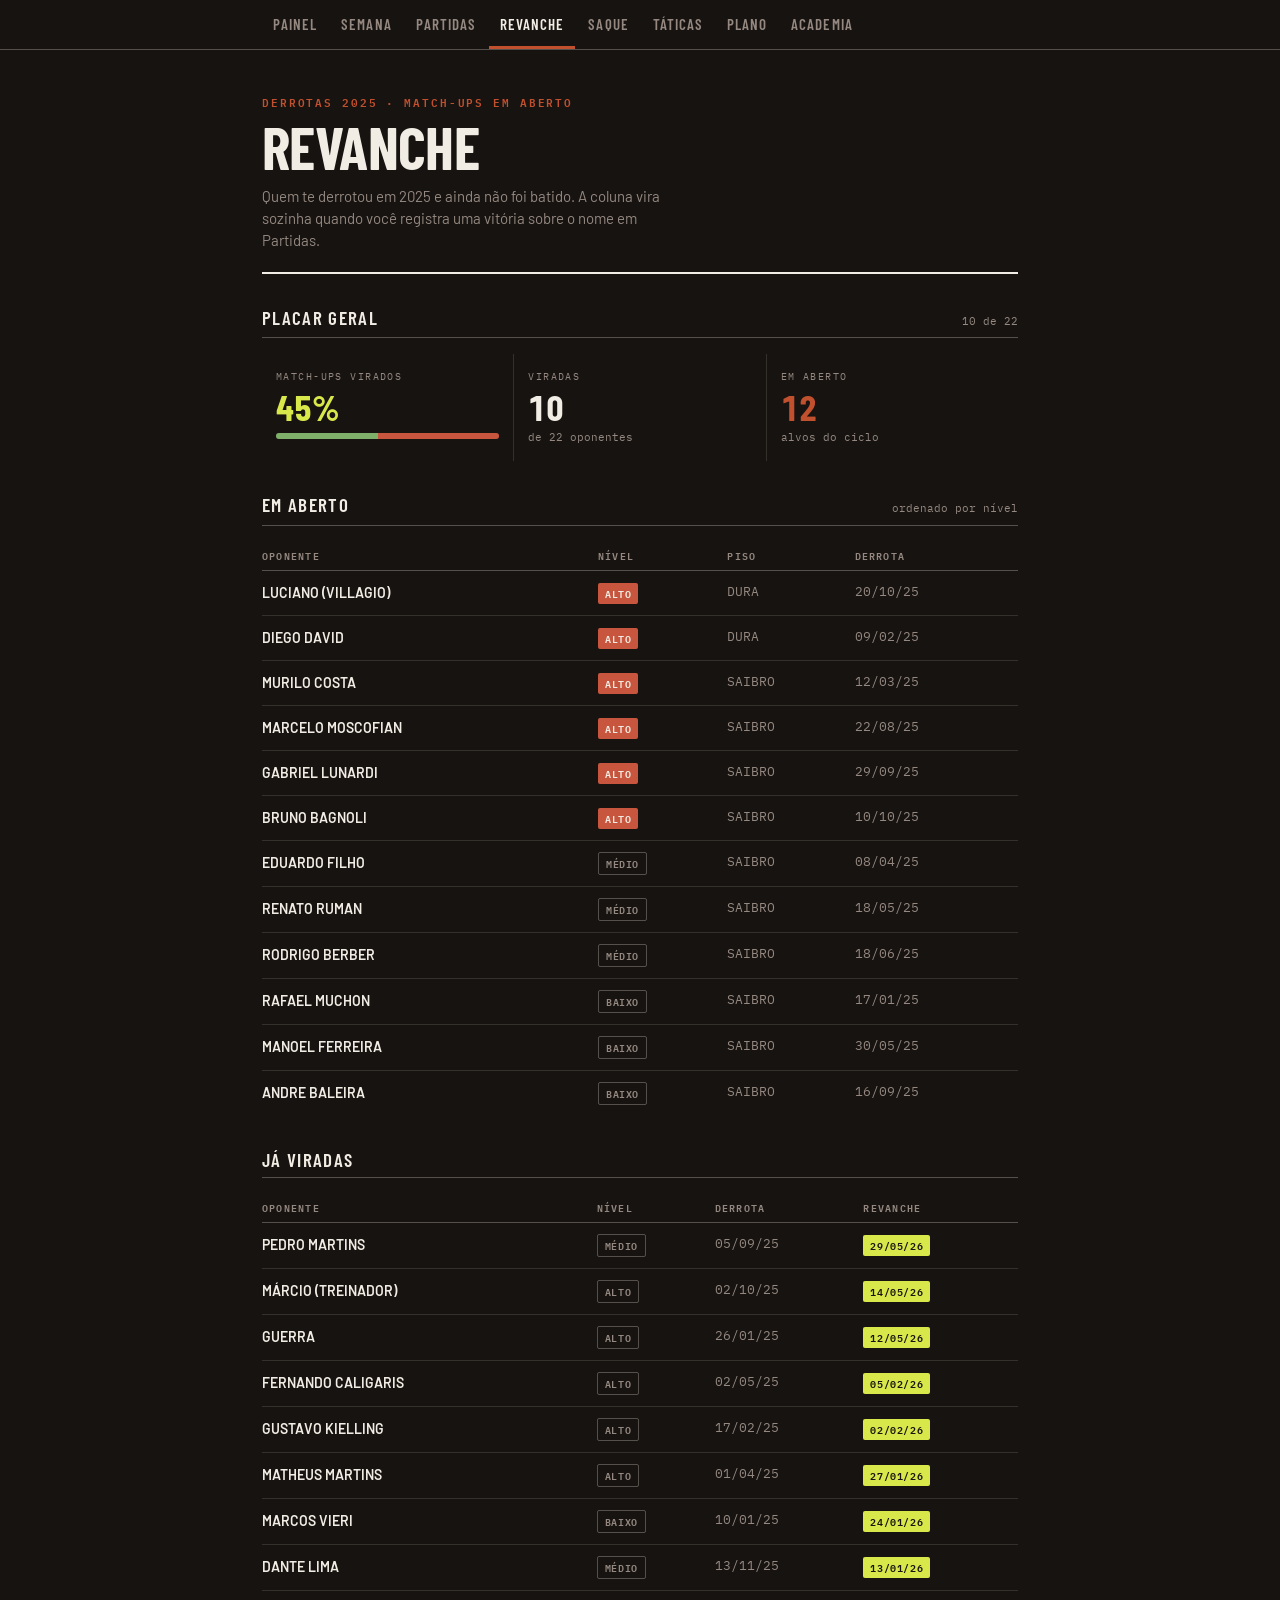
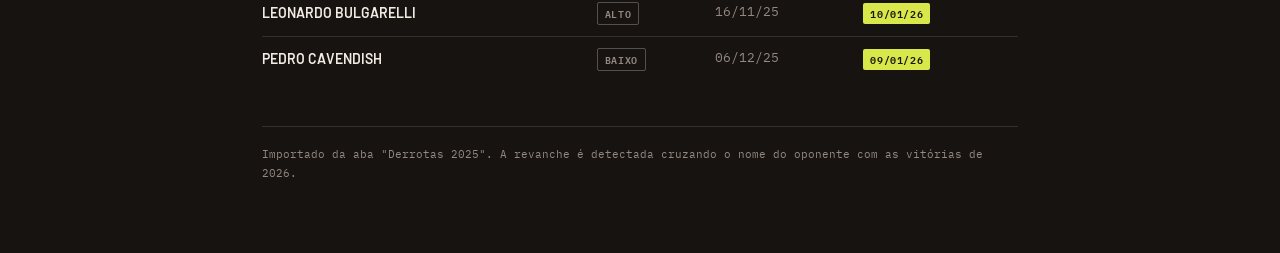
<file: revanche.html>
<!DOCTYPE html>
<html lang="pt-BR">
<head>
<meta charset="UTF-8">
<meta name="viewport" content="width=device-width, initial-scale=1, viewport-fit=cover">
<meta name="theme-color" content="#171310">
<meta name="apple-mobile-web-app-capable" content="yes">
<meta name="apple-mobile-web-app-status-bar-style" content="black-translucent">
<meta name="apple-mobile-web-app-title" content="Treino">
<link rel="manifest" href="manifest.webmanifest">
<link rel="apple-touch-icon" href="icon.png">
<link rel="preconnect" href="https://fonts.googleapis.com">
<link rel="preconnect" href="https://fonts.gstatic.com" crossorigin>
<link href="https://fonts.googleapis.com/css2?family=Barlow+Condensed:wght@500;600;700&family=Barlow:wght@400;500;600&family=IBM+Plex+Mono:wght@400;500;600&display=swap" rel="stylesheet">
<link rel="stylesheet" href="app.css">
<title>Revanche — Treino de Tênis</title>
</head>
<body>
<nav class="topbar"><div class="topbar-in" id="nav"></div></nav>
<div class="wrap">
  <header class="phead">
    <p class="eyebrow">Derrotas 2025 · match-ups em aberto</p>
    <h1>Revanche</h1>
    <p class="deck">Quem te derrotou em 2025 e ainda não foi batido. A coluna vira sozinha quando você registra uma vitória sobre o nome em Partidas.</p>
  </header>

  <section class="sec">
    <div class="sec-head"><h2 class="sec-name">Placar geral</h2><span class="sec-note" id="nota"></span></div>
    <div class="stats" id="s"></div>
  </section>

  <section class="sec">
    <div class="sec-head"><h2 class="sec-name">Em aberto</h2><span class="sec-note">ordenado por nível</span></div>
    <table class="tbl" id="t-abertas"></table>
  </section>

  <section class="sec">
    <div class="sec-head"><h2 class="sec-name">Já viradas</h2></div>
    <table class="tbl" id="t-feitas"></table>
  </section>

  <footer>
    Importado da aba "Derrotas 2025". A revanche é detectada cruzando o nome do oponente com as vitórias de 2026.
  </footer>
</div>

<script src="data.js"></script>
<script src="config.js"></script>
<script src="app.js"></script>
<script>
nav('revanche.html');
iniciar(function render(){
  const A=todas();
  const norm=s=>String(s).toUpperCase().replace(/\s+/g,' ').trim();

  const vitorias={};
  A.filter(m=>m.res==='V').forEach(m=>{
    const k=norm(m.oponente), d=parseD(m.data);
    if(!vitorias[k] || (d && d<vitorias[k])) vitorias[k]=d;
  });

  const linhas=DERROTAS25.map(r=>{
    const auto=vitorias[norm(r.oponente)];
    const data = r.vitoria || (auto? (auto.getMonth()+1)+'/'+auto.getDate()+'/'+String(auto.getFullYear()).slice(2) : '');
    return {...r, vitoria:data, feita:!!data};
  });

  const tot=linhas.length, feitas=linhas.filter(l=>l.feita).length;
  document.getElementById('nota').textContent = feitas+' de '+tot;
  const p=feitas/tot*100;
  document.getElementById('s').innerHTML = `
    <div class="stat hi"><div class="stat-k">Match-ups virados</div><div class="stat-v">${p.toFixed(0)}%</div>
      <div class="bar"><i class="w" style="width:${p}%"></i><i class="l" style="width:${100-p}%"></i></div></div>
    <div class="stat"><div class="stat-k">Viradas</div><div class="stat-v">${feitas}</div><div class="stat-s">de ${tot} oponentes</div></div>
    <div class="stat warn"><div class="stat-k">Em aberto</div><div class="stat-v">${tot-feitas}</div><div class="stat-s">alvos do ciclo</div></div>`;

  const ordem={ALTO:0,'MÉDIO':1,BAIXO:2};
  const abertas=linhas.filter(l=>!l.feita).sort((a,b)=>(ordem[a.nivel]??9)-(ordem[b.nivel]??9));
  document.getElementById('t-abertas').innerHTML =
    '<thead><tr><th>Oponente</th><th>Nível</th><th>Piso</th><th>Derrota</th></tr></thead><tbody>'+
    abertas.map(l=>`<tr>
      <td class="op">${esc(l.oponente)}</td>
      <td><span class="pill ${l.nivel==='ALTO'?'d':'q'}">${esc(l.nivel)}</span></td>
      <td class="num">${esc(l.quadra)}</td>
      <td class="num">${fmtD(l.data)}</td></tr>`).join('')+'</tbody>';

  const feitasL=linhas.filter(l=>l.feita).sort((a,b)=>(parseD(b.vitoria)||0)-(parseD(a.vitoria)||0));
  document.getElementById('t-feitas').innerHTML =
    '<thead><tr><th>Oponente</th><th>Nível</th><th>Derrota</th><th>Revanche</th></tr></thead><tbody>'+
    feitasL.map(l=>`<tr>
      <td class="op">${esc(l.oponente)}</td>
      <td><span class="pill q">${esc(l.nivel)}</span></td>
      <td class="num">${fmtD(l.data)}</td>
      <td><span class="pill ball">${fmtD(l.vitoria)}</span></td></tr>`).join('')+'</tbody>';
});
</script>
</body>
</html>
</file>
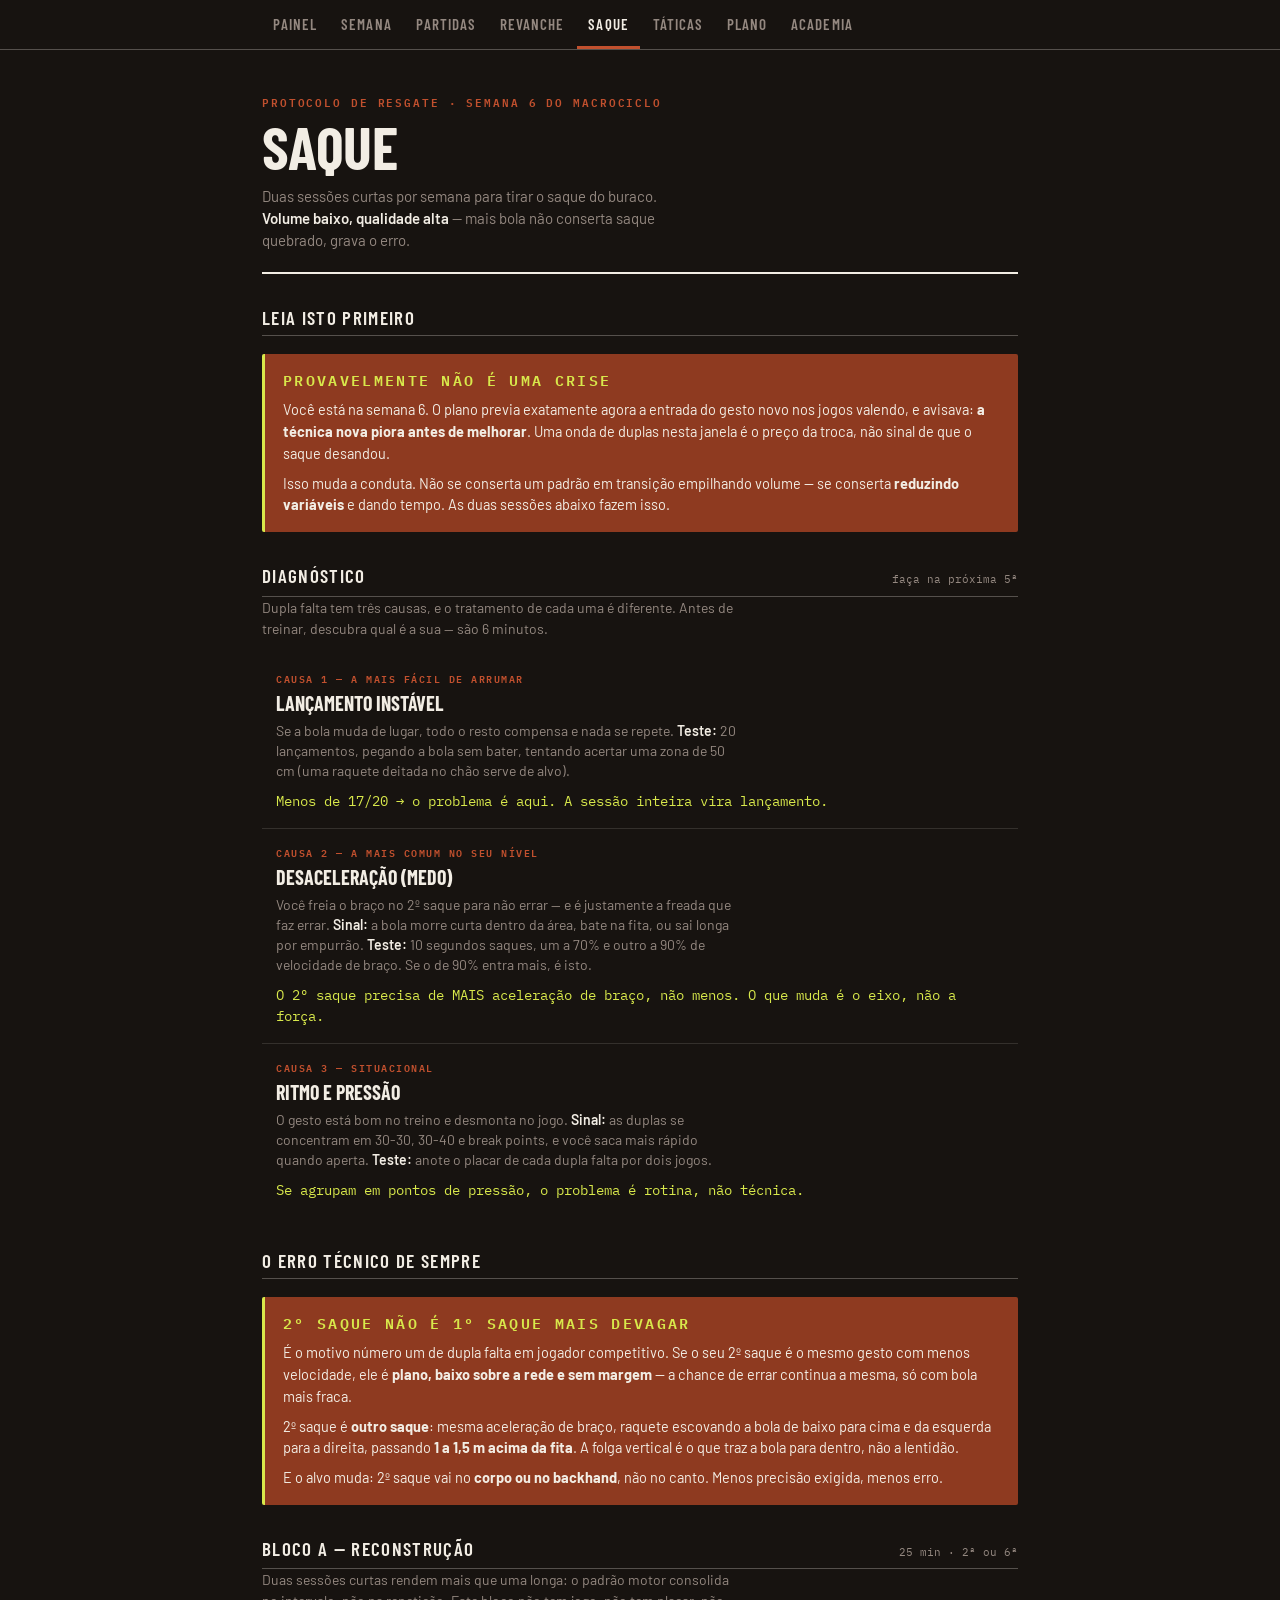
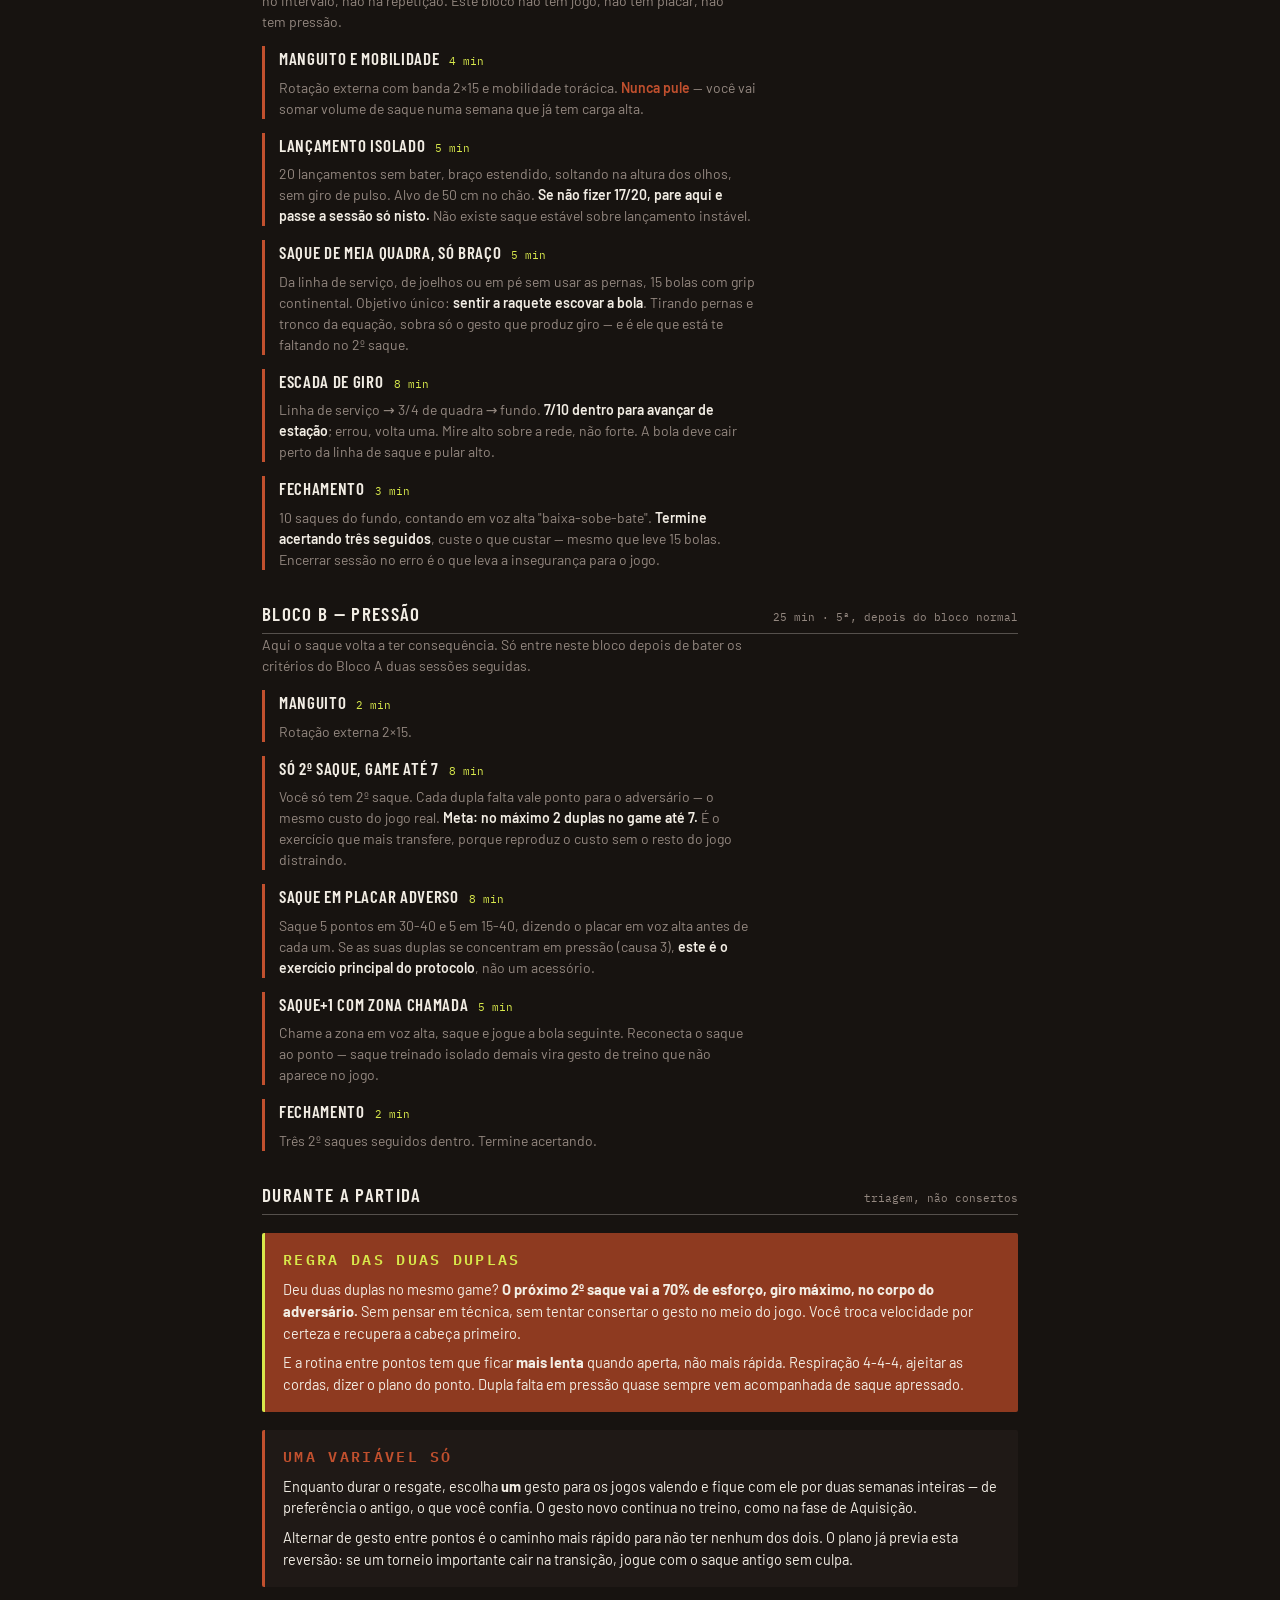
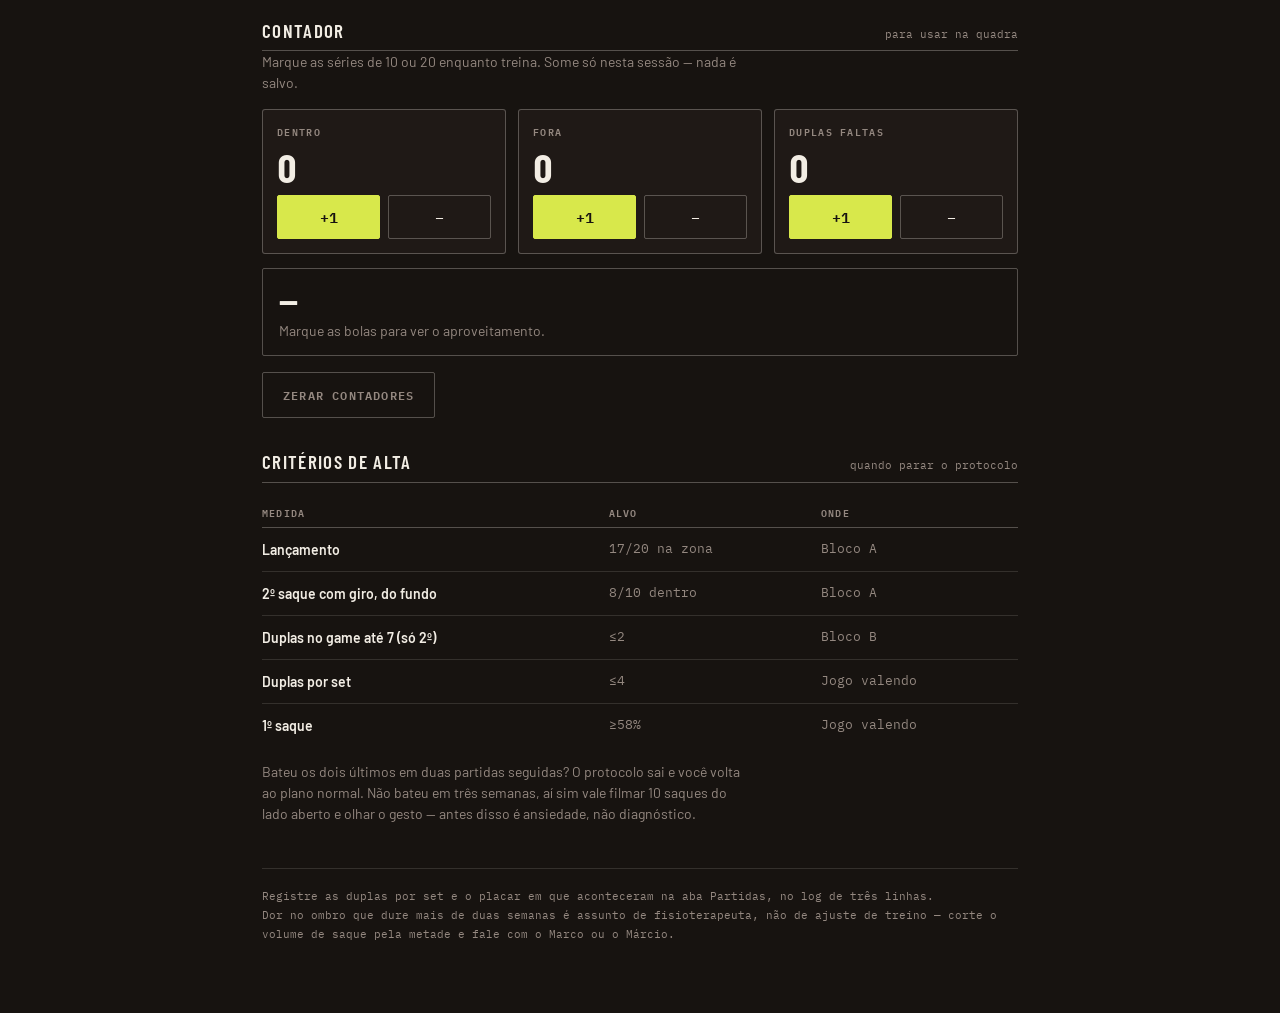
<file: saque.html>
<!DOCTYPE html>
<html lang="pt-BR">
<head>
<meta charset="UTF-8">
<meta name="viewport" content="width=device-width, initial-scale=1, viewport-fit=cover">
<meta name="theme-color" content="#171310">
<meta name="apple-mobile-web-app-capable" content="yes">
<meta name="apple-mobile-web-app-status-bar-style" content="black-translucent">
<meta name="apple-mobile-web-app-title" content="Treino">
<link rel="manifest" href="manifest.webmanifest">
<link rel="apple-touch-icon" href="icon.png">
<link rel="preconnect" href="https://fonts.googleapis.com">
<link rel="preconnect" href="https://fonts.gstatic.com" crossorigin>
<link href="https://fonts.googleapis.com/css2?family=Barlow+Condensed:wght@500;600;700&family=Barlow:wght@400;500;600&family=IBM+Plex+Mono:wght@400;500;600&display=swap" rel="stylesheet">
<link rel="stylesheet" href="app.css">
<title>Saque — Protocolo de resgate</title>
<style>
  .diag{display:grid;gap:1px;background:var(--rule);margin-top:16px}
  .diag-item{background:var(--court);padding:16px 14px}
  .diag-n{font-family:'IBM Plex Mono',monospace;font-size:10px;letter-spacing:.15em;
    text-transform:uppercase;color:var(--clay);font-weight:600;margin-bottom:7px}
  .diag-t{font-family:'Barlow Condensed',sans-serif;font-weight:700;text-transform:uppercase;
    font-size:20px;line-height:1;margin-bottom:8px}
  .diag-d{color:var(--ash);font-size:14px;line-height:1.45;max-width:58ch}
  .diag-d b{color:var(--line);font-weight:600}
  .diag-v{margin-top:9px;font-size:14px;color:var(--ball);font-family:'IBM Plex Mono',monospace}

  .tally{display:grid;grid-template-columns:repeat(auto-fit,minmax(150px,1fr));gap:12px;margin-top:16px}
  .tal{background:var(--court-2);border:1px solid var(--rule-strong);border-radius:3px;padding:14px}
  .tal-h{font-family:'IBM Plex Mono',monospace;font-size:10px;letter-spacing:.13em;
    text-transform:uppercase;color:var(--ash);font-weight:600;margin-bottom:10px}
  .tal-n{font-family:'Barlow Condensed',sans-serif;font-weight:700;font-size:40px;line-height:.9;
    font-variant-numeric:tabular-nums;margin-bottom:10px}
  .tal-b{display:flex;gap:8px}
  .tal-b button{flex:1;appearance:none;cursor:pointer;border:1px solid var(--rule-strong);
    background:transparent;color:var(--line);border-radius:2px;min-height:44px;
    font-family:'IBM Plex Mono',monospace;font-size:15px;font-weight:600}
  .tal-b button.mais{background:var(--ball);color:var(--court);border-color:var(--ball)}
  .tal-b button:focus-visible{outline:2px solid var(--ball);outline-offset:2px}
  .resultado{margin-top:14px;padding:14px 16px;border:1px solid var(--rule-strong);border-radius:2px}
  .resultado .big{font-family:'Barlow Condensed',sans-serif;font-weight:700;font-size:32px;line-height:1}
  .resultado .msg{color:var(--ash);font-size:14px;margin-top:6px;line-height:1.45}

  .blk{margin-top:14px;border-left:3px solid var(--clay);padding-left:14px}
  .blk-h{display:flex;align-items:baseline;gap:10px;flex-wrap:wrap}
  .blk-n{font-family:'Barlow Condensed',sans-serif;font-weight:600;text-transform:uppercase;
    font-size:17px;letter-spacing:.04em}
  .blk-m{font-family:'IBM Plex Mono',monospace;font-size:11px;color:var(--ball)}
  .blk-d{color:var(--ash);font-size:14px;line-height:1.5;margin-top:5px;max-width:60ch}
  .blk-d b{color:var(--line);font-weight:600}
  .blk-d em{font-style:normal;color:var(--clay);font-weight:600}
</style>
</head>
<body>
<nav class="topbar"><div class="topbar-in" id="nav"></div></nav>
<div class="wrap">
  <header class="phead">
    <p class="eyebrow">Protocolo de resgate · semana 6 do macrociclo</p>
    <h1>Saque</h1>
    <p class="deck">Duas sessões curtas por semana para tirar o saque do buraco. <b>Volume baixo, qualidade alta</b> — mais bola não conserta saque quebrado, grava o erro.</p>
  </header>

  <section class="sec">
    <div class="sec-head"><h2 class="sec-name">Leia isto primeiro</h2></div>
    <div class="insight">
      <p class="insight-t">Provavelmente não é uma crise</p>
      <p>Você está na semana 6. O plano previa exatamente agora a entrada do gesto novo nos jogos valendo, e avisava: <b>a técnica nova piora antes de melhorar</b>. Uma onda de duplas nesta janela é o preço da troca, não sinal de que o saque desandou.</p>
      <p>Isso muda a conduta. Não se conserta um padrão em transição empilhando volume — se conserta <b>reduzindo variáveis</b> e dando tempo. As duas sessões abaixo fazem isso.</p>
    </div>
  </section>

  <section class="sec">
    <div class="sec-head"><h2 class="sec-name">Diagnóstico</h2><span class="sec-note">faça na próxima 5ª</span></div>
    <p class="muted">Dupla falta tem três causas, e o tratamento de cada uma é diferente. Antes de treinar, descubra qual é a sua — são 6 minutos.</p>
    <div class="diag">
      <div class="diag-item">
        <p class="diag-n">Causa 1 — a mais fácil de arrumar</p>
        <p class="diag-t">Lançamento instável</p>
        <p class="diag-d">Se a bola muda de lugar, todo o resto compensa e nada se repete. <b>Teste:</b> 20 lançamentos, pegando a bola sem bater, tentando acertar uma zona de 50 cm (uma raquete deitada no chão serve de alvo).</p>
        <p class="diag-v">Menos de 17/20 → o problema é aqui. A sessão inteira vira lançamento.</p>
      </div>
      <div class="diag-item">
        <p class="diag-n">Causa 2 — a mais comum no seu nível</p>
        <p class="diag-t">Desaceleração (medo)</p>
        <p class="diag-d">Você freia o braço no 2º saque para não errar — e é justamente a freada que faz errar. <b>Sinal:</b> a bola morre curta dentro da área, bate na fita, ou sai longa por empurrão. <b>Teste:</b> 10 segundos saques, um a 70% e outro a 90% de velocidade de braço. Se o de 90% entra mais, é isto.</p>
        <p class="diag-v">O 2º saque precisa de MAIS aceleração de braço, não menos. O que muda é o eixo, não a força.</p>
      </div>
      <div class="diag-item">
        <p class="diag-n">Causa 3 — situacional</p>
        <p class="diag-t">Ritmo e pressão</p>
        <p class="diag-d">O gesto está bom no treino e desmonta no jogo. <b>Sinal:</b> as duplas se concentram em 30-30, 30-40 e break points, e você saca mais rápido quando aperta. <b>Teste:</b> anote o placar de cada dupla falta por dois jogos.</p>
        <p class="diag-v">Se agrupam em pontos de pressão, o problema é rotina, não técnica.</p>
      </div>
    </div>
  </section>

  <section class="sec">
    <div class="sec-head"><h2 class="sec-name">O erro técnico de sempre</h2></div>
    <div class="insight">
      <p class="insight-t">2º saque não é 1º saque mais devagar</p>
      <p>É o motivo número um de dupla falta em jogador competitivo. Se o seu 2º saque é o mesmo gesto com menos velocidade, ele é <b>plano, baixo sobre a rede e sem margem</b> — a chance de errar continua a mesma, só com bola mais fraca.</p>
      <p>2º saque é <b>outro saque</b>: mesma aceleração de braço, raquete escovando a bola de baixo para cima e da esquerda para a direita, passando <b>1 a 1,5 m acima da fita</b>. A folga vertical é o que traz a bola para dentro, não a lentidão.</p>
      <p>E o alvo muda: 2º saque vai no <b>corpo ou no backhand</b>, não no canto. Menos precisão exigida, menos erro.</p>
    </div>
  </section>

  <section class="sec">
    <div class="sec-head"><h2 class="sec-name">Bloco A — Reconstrução</h2><span class="sec-note">25 min · 2ª ou 6ª</span></div>
    <p class="muted">Duas sessões curtas rendem mais que uma longa: o padrão motor consolida no intervalo, não na repetição. Este bloco não tem jogo, não tem placar, não tem pressão.</p>

    <div class="blk"><div class="blk-h"><span class="blk-n">Manguito e mobilidade</span><span class="blk-m">4 min</span></div>
      <p class="blk-d">Rotação externa com banda 2×15 e mobilidade torácica. <em>Nunca pule</em> — você vai somar volume de saque numa semana que já tem carga alta.</p></div>

    <div class="blk"><div class="blk-h"><span class="blk-n">Lançamento isolado</span><span class="blk-m">5 min</span></div>
      <p class="blk-d">20 lançamentos sem bater, braço estendido, soltando na altura dos olhos, sem giro de pulso. Alvo de 50 cm no chão. <b>Se não fizer 17/20, pare aqui e passe a sessão só nisto.</b> Não existe saque estável sobre lançamento instável.</p></div>

    <div class="blk"><div class="blk-h"><span class="blk-n">Saque de meia quadra, só braço</span><span class="blk-m">5 min</span></div>
      <p class="blk-d">Da linha de serviço, de joelhos ou em pé sem usar as pernas, 15 bolas com grip continental. Objetivo único: <b>sentir a raquete escovar a bola</b>. Tirando pernas e tronco da equação, sobra só o gesto que produz giro — e é ele que está te faltando no 2º saque.</p></div>

    <div class="blk"><div class="blk-h"><span class="blk-n">Escada de giro</span><span class="blk-m">8 min</span></div>
      <p class="blk-d">Linha de serviço → 3/4 de quadra → fundo. <b>7/10 dentro para avançar de estação</b>; errou, volta uma. Mire alto sobre a rede, não forte. A bola deve cair perto da linha de saque e pular alto.</p></div>

    <div class="blk"><div class="blk-h"><span class="blk-n">Fechamento</span><span class="blk-m">3 min</span></div>
      <p class="blk-d">10 saques do fundo, contando em voz alta "baixa-sobe-bate". <b>Termine acertando três seguidos</b>, custe o que custar — mesmo que leve 15 bolas. Encerrar sessão no erro é o que leva a insegurança para o jogo.</p></div>
  </section>

  <section class="sec">
    <div class="sec-head"><h2 class="sec-name">Bloco B — Pressão</h2><span class="sec-note">25 min · 5ª, depois do bloco normal</span></div>
    <p class="muted">Aqui o saque volta a ter consequência. Só entre neste bloco depois de bater os critérios do Bloco A duas sessões seguidas.</p>

    <div class="blk"><div class="blk-h"><span class="blk-n">Manguito</span><span class="blk-m">2 min</span></div>
      <p class="blk-d">Rotação externa 2×15.</p></div>

    <div class="blk"><div class="blk-h"><span class="blk-n">Só 2º saque, game até 7</span><span class="blk-m">8 min</span></div>
      <p class="blk-d">Você só tem 2º saque. Cada dupla falta vale ponto para o adversário — o mesmo custo do jogo real. <b>Meta: no máximo 2 duplas no game até 7.</b> É o exercício que mais transfere, porque reproduz o custo sem o resto do jogo distraindo.</p></div>

    <div class="blk"><div class="blk-h"><span class="blk-n">Saque em placar adverso</span><span class="blk-m">8 min</span></div>
      <p class="blk-d">Saque 5 pontos em 30-40 e 5 em 15-40, dizendo o placar em voz alta antes de cada um. Se as suas duplas se concentram em pressão (causa 3), <b>este é o exercício principal do protocolo</b>, não um acessório.</p></div>

    <div class="blk"><div class="blk-h"><span class="blk-n">Saque+1 com zona chamada</span><span class="blk-m">5 min</span></div>
      <p class="blk-d">Chame a zona em voz alta, saque e jogue a bola seguinte. Reconecta o saque ao ponto — saque treinado isolado demais vira gesto de treino que não aparece no jogo.</p></div>

    <div class="blk"><div class="blk-h"><span class="blk-n">Fechamento</span><span class="blk-m">2 min</span></div>
      <p class="blk-d">Três 2º saques seguidos dentro. Termine acertando.</p></div>
  </section>

  <section class="sec">
    <div class="sec-head"><h2 class="sec-name">Durante a partida</h2><span class="sec-note">triagem, não consertos</span></div>
    <div class="insight">
      <p class="insight-t">Regra das duas duplas</p>
      <p>Deu duas duplas no mesmo game? <b>O próximo 2º saque vai a 70% de esforço, giro máximo, no corpo do adversário.</b> Sem pensar em técnica, sem tentar consertar o gesto no meio do jogo. Você troca velocidade por certeza e recupera a cabeça primeiro.</p>
      <p>E a rotina entre pontos tem que ficar <b>mais lenta</b> quando aperta, não mais rápida. Respiração 4-4-4, ajeitar as cordas, dizer o plano do ponto. Dupla falta em pressão quase sempre vem acompanhada de saque apressado.</p>
    </div>
    <div class="insight" style="background:var(--court-2);border-left-color:var(--clay)">
      <p class="insight-t" style="color:var(--clay)">Uma variável só</p>
      <p>Enquanto durar o resgate, escolha <b>um</b> gesto para os jogos valendo e fique com ele por duas semanas inteiras — de preferência o antigo, o que você confia. O gesto novo continua no treino, como na fase de Aquisição.</p>
      <p>Alternar de gesto entre pontos é o caminho mais rápido para não ter nenhum dos dois. O plano já previa esta reversão: se um torneio importante cair na transição, jogue com o saque antigo sem culpa.</p>
    </div>
  </section>

  <section class="sec">
    <div class="sec-head"><h2 class="sec-name">Contador</h2><span class="sec-note">para usar na quadra</span></div>
    <p class="muted">Marque as séries de 10 ou 20 enquanto treina. Some só nesta sessão — nada é salvo.</p>
    <div class="tally">
      <div class="tal">
        <p class="tal-h">Dentro</p>
        <p class="tal-n" id="n-in">0</p>
        <div class="tal-b"><button class="mais" data-k="in" data-d="1">+1</button><button data-k="in" data-d="-1">−</button></div>
      </div>
      <div class="tal">
        <p class="tal-h">Fora</p>
        <p class="tal-n" id="n-out">0</p>
        <div class="tal-b"><button class="mais" data-k="out" data-d="1">+1</button><button data-k="out" data-d="-1">−</button></div>
      </div>
      <div class="tal">
        <p class="tal-h">Duplas faltas</p>
        <p class="tal-n" id="n-df">0</p>
        <div class="tal-b"><button class="mais" data-k="df" data-d="1">+1</button><button data-k="df" data-d="-1">−</button></div>
      </div>
    </div>
    <div class="resultado">
      <p class="big" id="pct">—</p>
      <p class="msg" id="msg">Marque as bolas para ver o aproveitamento.</p>
    </div>
    <div class="btnrow"><button class="btn ghost" id="zerar">Zerar contadores</button></div>
  </section>

  <section class="sec">
    <div class="sec-head"><h2 class="sec-name">Critérios de alta</h2><span class="sec-note">quando parar o protocolo</span></div>
    <table class="tbl">
      <thead><tr><th>Medida</th><th>Alvo</th><th>Onde</th></tr></thead>
      <tbody>
        <tr><td class="op">Lançamento</td><td class="num">17/20 na zona</td><td class="num">Bloco A</td></tr>
        <tr><td class="op">2º saque com giro, do fundo</td><td class="num">8/10 dentro</td><td class="num">Bloco A</td></tr>
        <tr><td class="op">Duplas no game até 7 (só 2º)</td><td class="num">≤2</td><td class="num">Bloco B</td></tr>
        <tr><td class="op">Duplas por set</td><td class="num">≤4</td><td class="num">Jogo valendo</td></tr>
        <tr><td class="op">1º saque</td><td class="num">≥58%</td><td class="num">Jogo valendo</td></tr>
      </tbody>
    </table>
    <p class="muted" style="margin-top:14px">Bateu os dois últimos em duas partidas seguidas? O protocolo sai e você volta ao plano normal. Não bateu em três semanas, aí sim vale filmar 10 saques do lado aberto e olhar o gesto — antes disso é ansiedade, não diagnóstico.</p>
  </section>

  <footer>
    Registre as duplas por set e o placar em que aconteceram na aba Partidas, no log de três linhas.<br>
    Dor no ombro que dure mais de duas semanas é assunto de fisioterapeuta, não de ajuste de treino — corte o volume de saque pela metade e fale com o Marco ou o Márcio.
  </footer>
</div>

<script src="config.js"></script>
<script src="app.js"></script>
<script>
nav('saque.html');
const C = {in:0, out:0, df:0};
function pinta(){
  document.getElementById('n-in').textContent  = C.in;
  document.getElementById('n-out').textContent = C.out;
  document.getElementById('n-df').textContent  = C.df;
  const tot = C.in + C.out;
  const el = document.getElementById('pct'), msg = document.getElementById('msg');
  if(!tot){ el.textContent='—'; msg.textContent='Marque as bolas para ver o aproveitamento.'; return; }
  const p = C.in/tot*100;
  el.textContent = p.toFixed(0)+'%  ('+C.in+'/'+tot+')';
  if(p>=80)      msg.textContent='Zona de avançar: suba uma estação da escada ou aumente o alvo de velocidade.';
  else if(p>=70) msg.textContent='Faixa boa de treino. Mantenha a estação e acumule repetição.';
  else if(p>=50) msg.textContent='Abaixo do critério. Volte uma estação da escada em vez de insistir.';
  else           msg.textContent='Muito baixo para treinar assim: pare as bolas e volte ao lançamento isolado.';
}
document.querySelectorAll('.tal-b button').forEach(b=>b.addEventListener('click',()=>{
  C[b.dataset.k] = Math.max(0, C[b.dataset.k] + (+b.dataset.d));
  pinta();
}));
document.getElementById('zerar').addEventListener('click',()=>{
  C.in=C.out=C.df=0; pinta();
});
pinta();
</script>
</body>
</html>
</file>
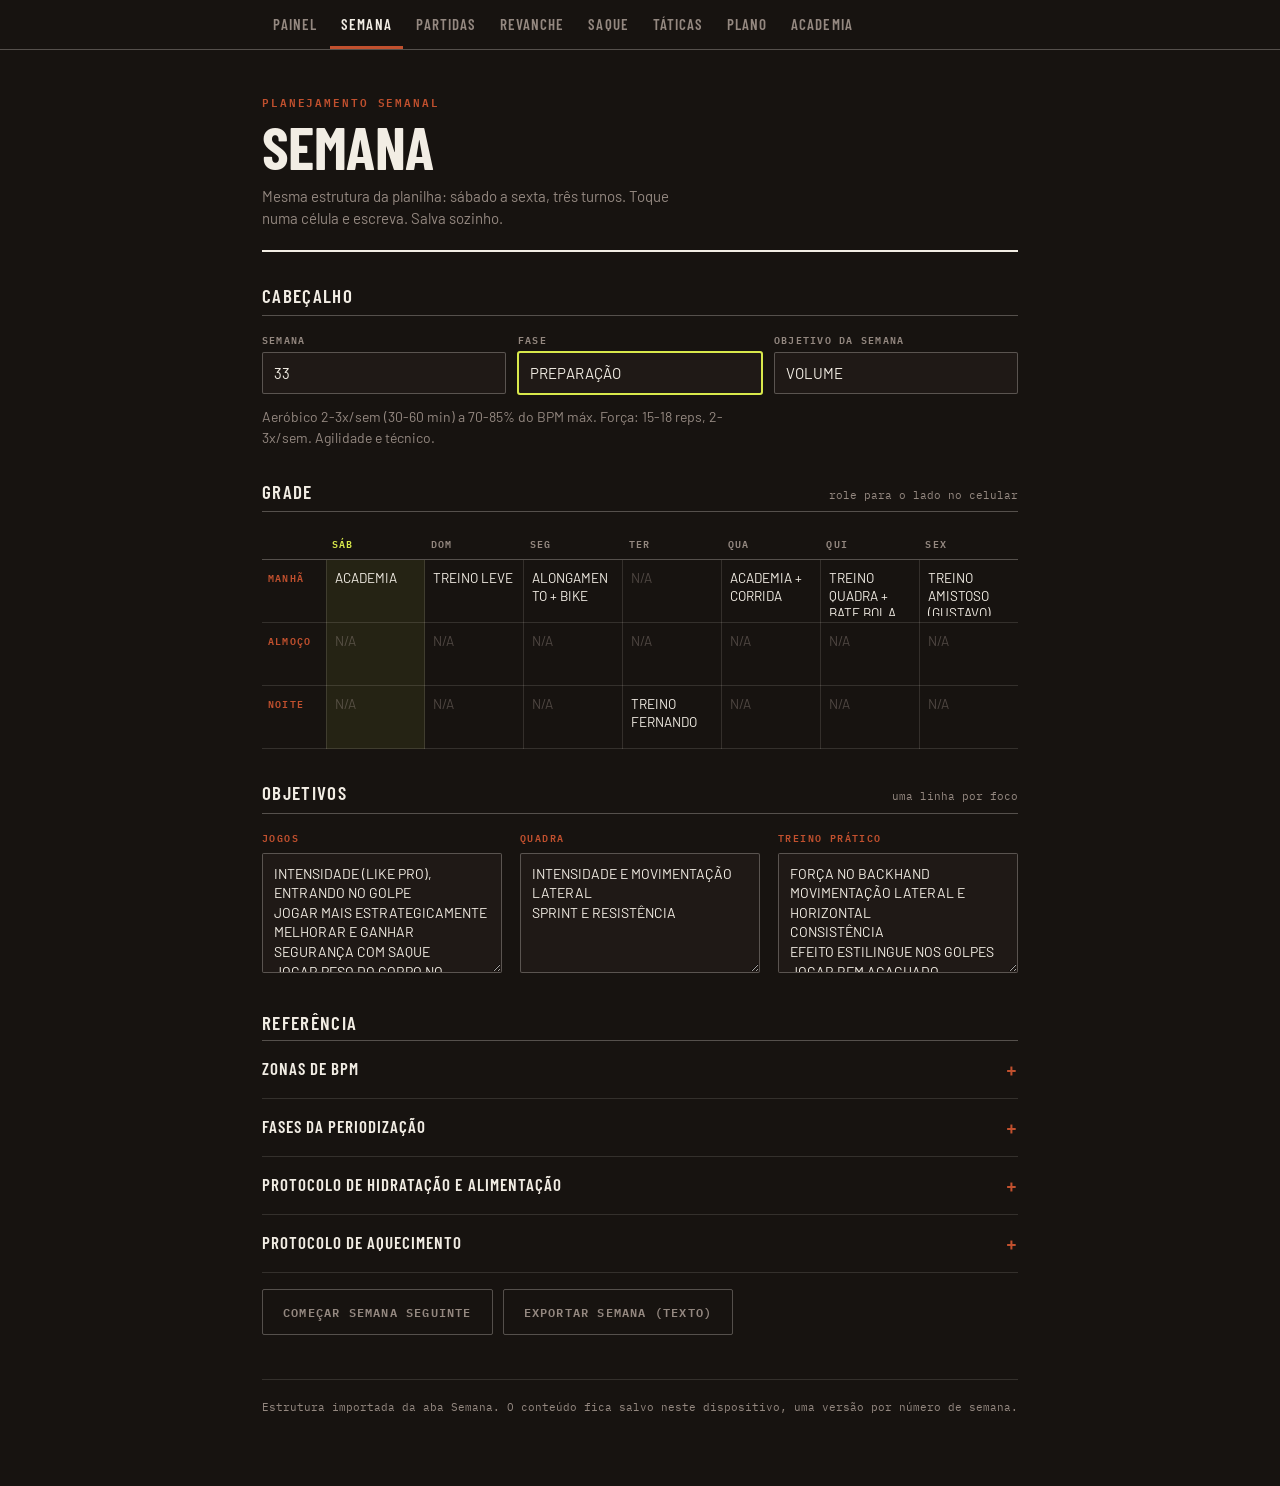
<file: semana.html>
<!DOCTYPE html>
<html lang="pt-BR">
<head>
<meta charset="UTF-8">
<meta name="viewport" content="width=device-width, initial-scale=1, viewport-fit=cover">
<meta name="theme-color" content="#171310">
<meta name="apple-mobile-web-app-capable" content="yes">
<meta name="apple-mobile-web-app-status-bar-style" content="black-translucent">
<meta name="apple-mobile-web-app-title" content="Treino">
<link rel="manifest" href="manifest.webmanifest">
<link rel="apple-touch-icon" href="icon.png">
<link rel="preconnect" href="https://fonts.googleapis.com">
<link rel="preconnect" href="https://fonts.gstatic.com" crossorigin>
<link href="https://fonts.googleapis.com/css2?family=Barlow+Condensed:wght@500;600;700&family=Barlow:wght@400;500;600&family=IBM+Plex+Mono:wght@400;500;600&display=swap" rel="stylesheet">
<link rel="stylesheet" href="app.css">
<title>Semana — Treino de Tênis</title>
</head>
<body>
<nav class="topbar"><div class="topbar-in" id="nav"></div></nav>
<div class="wrap">
  <header class="phead">
    <p class="eyebrow">Planejamento semanal</p>
    <h1>Semana</h1>
    <p class="deck">Mesma estrutura da planilha: sábado a sexta, três turnos. Toque numa célula e escreva. Salva sozinho.</p>
  </header>

  <section class="sec">
    <div class="sec-head"><h2 class="sec-name">Cabeçalho</h2><span class="saveflag" id="flag">salvo</span></div>
    <div class="form">
      <div class="fld"><label for="w-num">Semana</label><input type="number" id="w-num" min="1" max="53"></div>
      <div class="fld"><label for="w-fase">Fase</label><select id="w-fase">
        <option>PREPARAÇÃO</option><option>PRÉ COMPETIÇÃO</option><option>COMPETIÇÃO</option><option>ACTIVE REST</option>
      </select></div>
      <div class="fld"><label for="w-obj">Objetivo da semana</label><input type="text" id="w-obj" placeholder="VOLUME, TÉCNICA, TORNEIO..."></div>
    </div>
    <p class="muted" style="margin-top:12px" id="fase-desc"></p>
  </section>

  <section class="sec">
    <div class="sec-head"><h2 class="sec-name">Grade</h2><span class="sec-note">role para o lado no celular</span></div>
    <div class="wgrid"><table id="grid"></table></div>
  </section>

  <section class="sec">
    <div class="sec-head"><h2 class="sec-name">Objetivos</h2><span class="sec-note">uma linha por foco</span></div>
    <div class="objs" id="objs"></div>
  </section>

  <section class="sec">
    <div class="sec-head"><h2 class="sec-name">Referência</h2></div>
    <details><summary>Zonas de BPM</summary><div class="det-body">
      <table class="tbl" id="bpm"></table></div></details>
    <details><summary>Fases da periodização</summary><div class="det-body plain" id="fases"></div></details>
    <details><summary>Protocolo de hidratação e alimentação</summary><div class="det-body">
      <p class="muted"><b>Pré:</b> refeição 3 a 4 h antes; snack 1 a 2 h antes (200–400 kcal). Hidratação: 0,7 L entre 2 e 3 h antes, 0,25 L a 1 h, 0,25 L nos 15 min finais.</p>
      <p class="muted"><b>Durante:</b> 30 a 60 g de carboidrato por hora, líquido e sólido de absorção rápida. 0,3 a 0,5 L nas trocas de lado.</p>
      <p class="muted"><b>Após:</b> 2,5 a 4 L de água com sódio e/ou eletrólitos.</p>
    </div></details>
    <details><summary>Protocolo de aquecimento</summary><div class="det-body">
      <p class="muted"><b>No clube:</b> elástico na quadra do paredão · paredão forehand e backhand isolados, começando leve · golpes alternados com foco em técnica · aumentar intensidade · aquecer o braço de saque · saques mais intensos · voleio.</p>
      <p class="muted"><b>Fora do clube:</b> chegar cedo e dar 4 a 10 voltas na quadra, com círculos de braço · knee to chest · figura 4 · agachamento lateral dos dois lados · abertura lateral de pernas · arm hugs em trote · elástico com torção de tronco para core e footwork · butt kick.</p>
    </div></details>
  </section>

  <div class="btnrow">
    <button class="btn ghost" id="nova">Começar semana seguinte</button>
    <button class="btn ghost" id="txt">Exportar semana (texto)</button>
  </div>

  <footer>
    Estrutura importada da aba Semana. O conteúdo fica salvo neste dispositivo, uma versão por número de semana.
  </footer>
</div>

<script src="data.js"></script>
<script src="config.js"></script>
<script src="app.js"></script>
<script>
nav('semana.html');
let S = DB.get('semanaAtual', JSON.parse(JSON.stringify(SEMANA_BASE)));
const hojeIdx = (()=>{ const d=new Date().getDay(); return [2,3,4,5,6,0,1][d]; })();

function salvar(){ DB.set('semanaAtual',S); DB.set('sem'+S.numero,S); flag('flag'); }

function pintarCabecalho(){
  document.getElementById('w-num').value=S.numero;
  document.getElementById('w-fase').value=S.fase;
  document.getElementById('w-obj').value=S.objetivo;
  document.getElementById('fase-desc').textContent = FASES[S.fase]||'';
}
function pintarGrade(){
  let h='<thead><tr><th class="turno"></th>'+DIAS.map((d,i)=>`<th${i===hojeIdx?' style="color:var(--ball)"':''}>${d}</th>`).join('')+'</tr></thead><tbody>';
  TURNOS.forEach(t=>{
    h+=`<tr><td class="tlabel">${t}</td>`;
    DIAS.forEach((d,i)=>{
      const v=(S.grid[t]&&S.grid[t][i])||'';
      h+=`<td${i===hojeIdx?' class="today"':''}><textarea class="cell${v==='N/A'||!v?' na':''}" data-t="${t}" data-i="${i}" rows="2">${esc(v)}</textarea></td>`;
    });
    h+='</tr>';
  });
  document.getElementById('grid').innerHTML=h+'</tbody>';
  document.querySelectorAll('.cell').forEach(c=>{
    c.addEventListener('input',e=>{
      S.grid[e.target.dataset.t][+e.target.dataset.i]=e.target.value;
      e.target.classList.toggle('na', !e.target.value || e.target.value==='N/A');
      salvar();
    });
  });
}
function pintarObjs(){
  document.getElementById('objs').innerHTML = Object.keys(S.objetivos).map(k=>`
    <div><div class="obj-h">${esc(k)}</div>
    <textarea class="obj-t" data-k="${esc(k)}" rows="5">${esc((S.objetivos[k]||[]).join('\n'))}</textarea></div>`).join('');
  document.querySelectorAll('.obj-t').forEach(t=>t.addEventListener('input',e=>{
    S.objetivos[e.target.dataset.k]=e.target.value.split('\n').filter(x=>x.trim());
    salvar();
  }));
}

document.getElementById('w-num').addEventListener('change',e=>{
  const n=+e.target.value;
  const guardada=DB.get('sem'+n,null);
  if(guardada){ S=guardada; } else { S.numero=n; }
  pintarCabecalho(); pintarGrade(); pintarObjs(); salvar();
});
document.getElementById('w-fase').addEventListener('change',e=>{
  S.fase=e.target.value; document.getElementById('fase-desc').textContent=FASES[S.fase]||''; salvar();
});
document.getElementById('w-obj').addEventListener('input',e=>{ S.objetivo=e.target.value; salvar(); });

document.getElementById('nova').addEventListener('click',()=>{
  if(!confirm('Criar a semana '+(S.numero+1)+' com a grade em branco? Os objetivos são mantidos.')) return;
  S={numero:S.numero+1, fase:S.fase, objetivo:S.objetivo,
     grid:{'MANHÃ':Array(7).fill(''),'ALMOÇO':Array(7).fill(''),'NOITE':Array(7).fill('')},
     objetivos:JSON.parse(JSON.stringify(S.objetivos))};
  pintarCabecalho(); pintarGrade(); pintarObjs(); salvar();
});

document.getElementById('txt').addEventListener('click',()=>{
  let t='SEMANA '+S.numero+' — '+S.fase+' — '+S.objetivo+'\n\n';
  TURNOS.forEach(tu=>{
    t+=tu+'\n';
    DIAS.forEach((d,i)=>{ const v=S.grid[tu][i]; if(v&&v!=='N/A') t+='  '+d+': '+v+'\n'; });
    t+='\n';
  });
  Object.keys(S.objetivos).forEach(k=>{ t+=k+'\n'+S.objetivos[k].map(x=>'  . '+x).join('\n')+'\n\n'; });
  baixar('semana-'+S.numero+'.txt',t);
});

document.getElementById('bpm').innerHTML =
  '<thead><tr><th>Zona</th><th>BPM</th><th>Uso</th></tr></thead><tbody>'+
  `<tr><td class="op">Máximo</td><td class="num">${BPM.max}</td><td class="num">referência</td></tr>
   <tr><td class="op">90%</td><td class="num">${BPM.p90}</td><td class="num">intervalado</td></tr>
   <tr><td class="op">80%</td><td class="num">${BPM.p80}</td><td class="num">aeróbico forte</td></tr>
   <tr><td class="op">70%</td><td class="num">${BPM.p70}</td><td class="num">base</td></tr>`+'</tbody>';

document.getElementById('fases').innerHTML = Object.entries(FASES).map(([k,v])=>
  `<p class="muted"><b>${esc(k)}</b> — ${esc(v)}</p>`).join('');

pintarCabecalho(); pintarGrade(); pintarObjs();
</script>
</body>
</html>
</file>
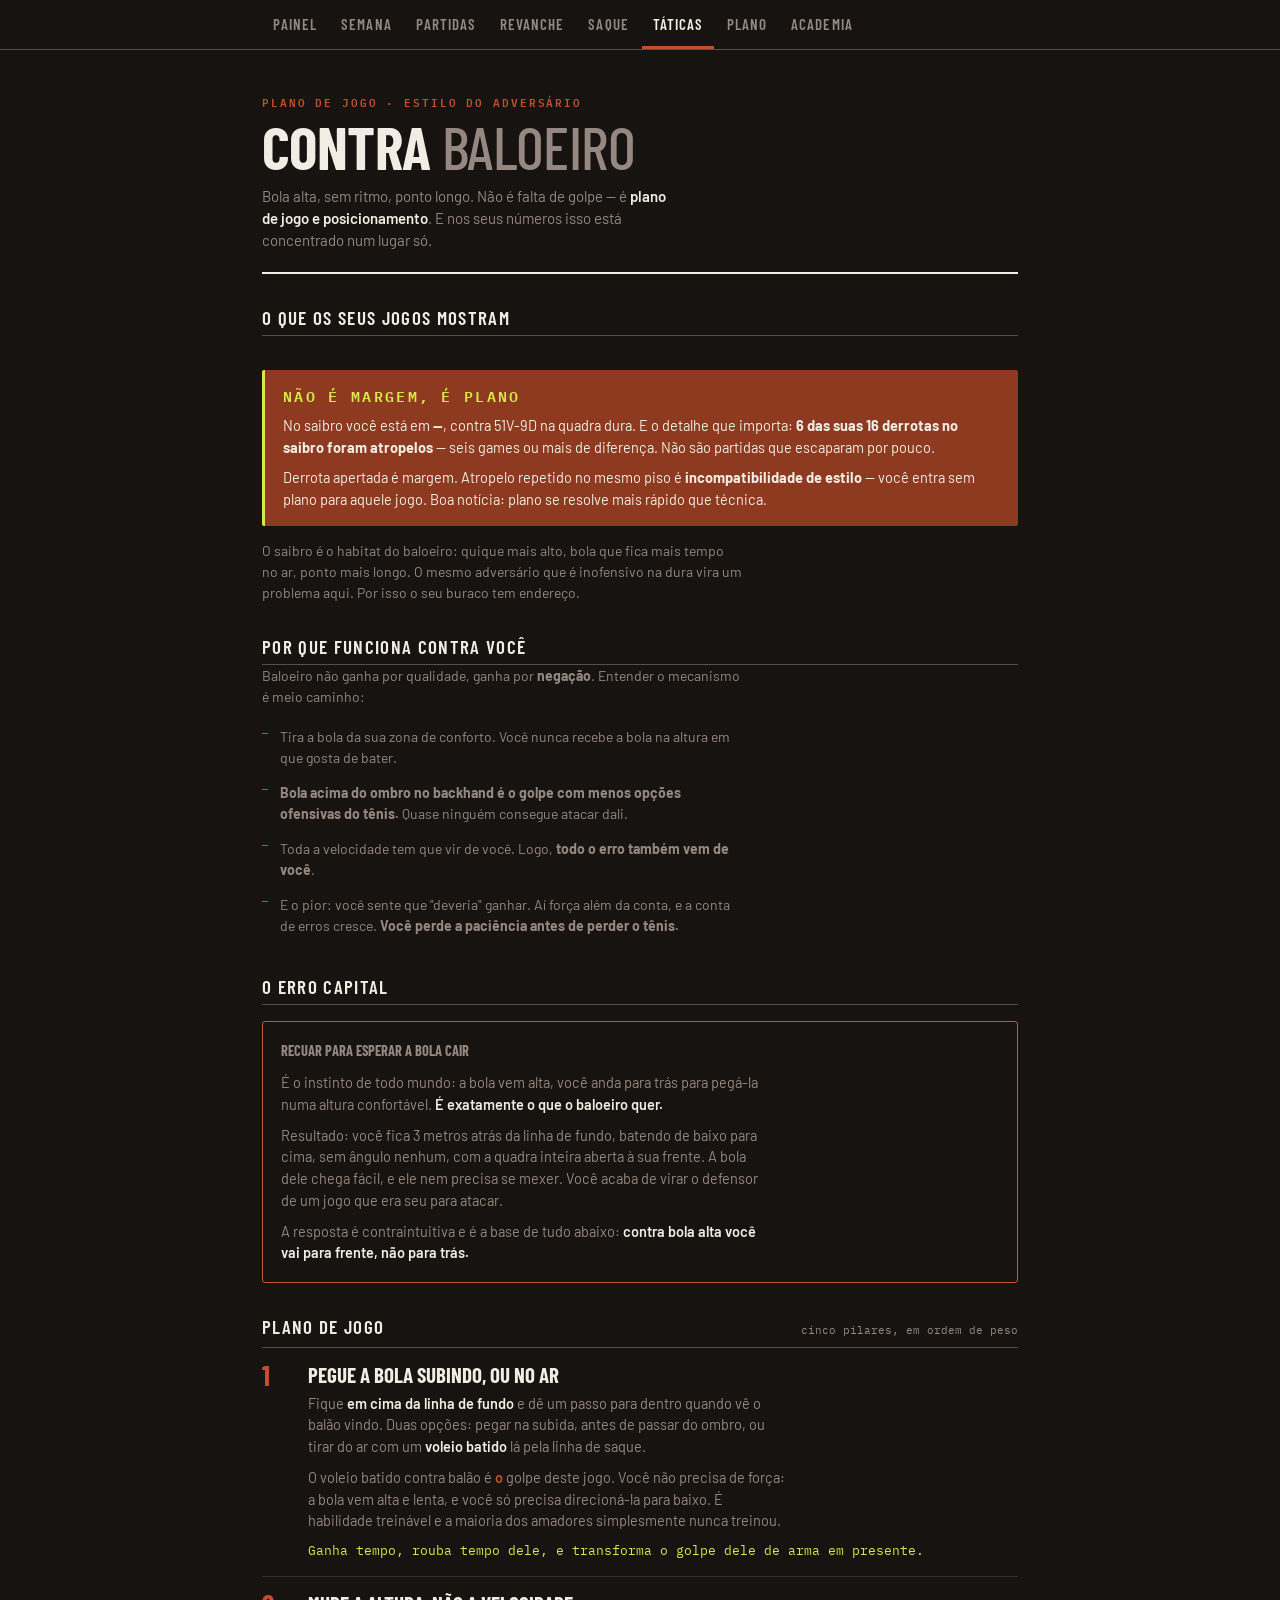
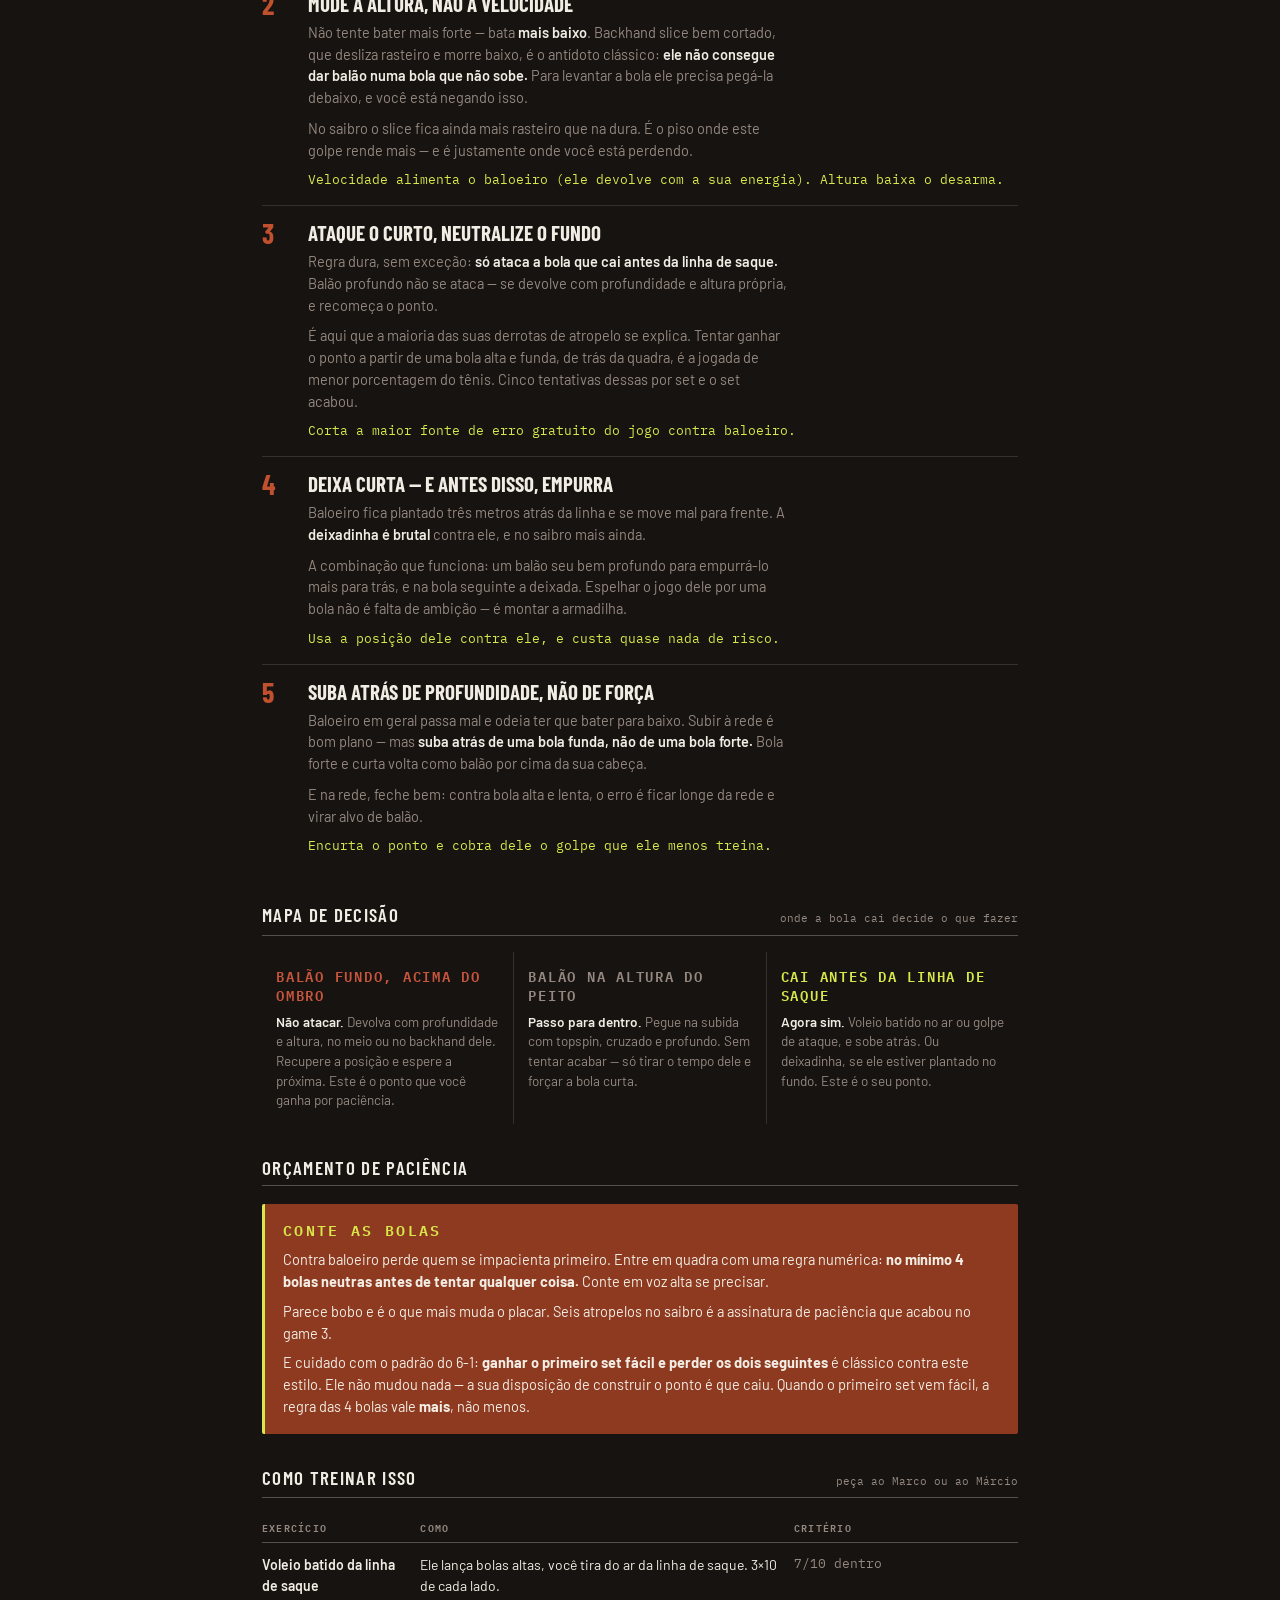
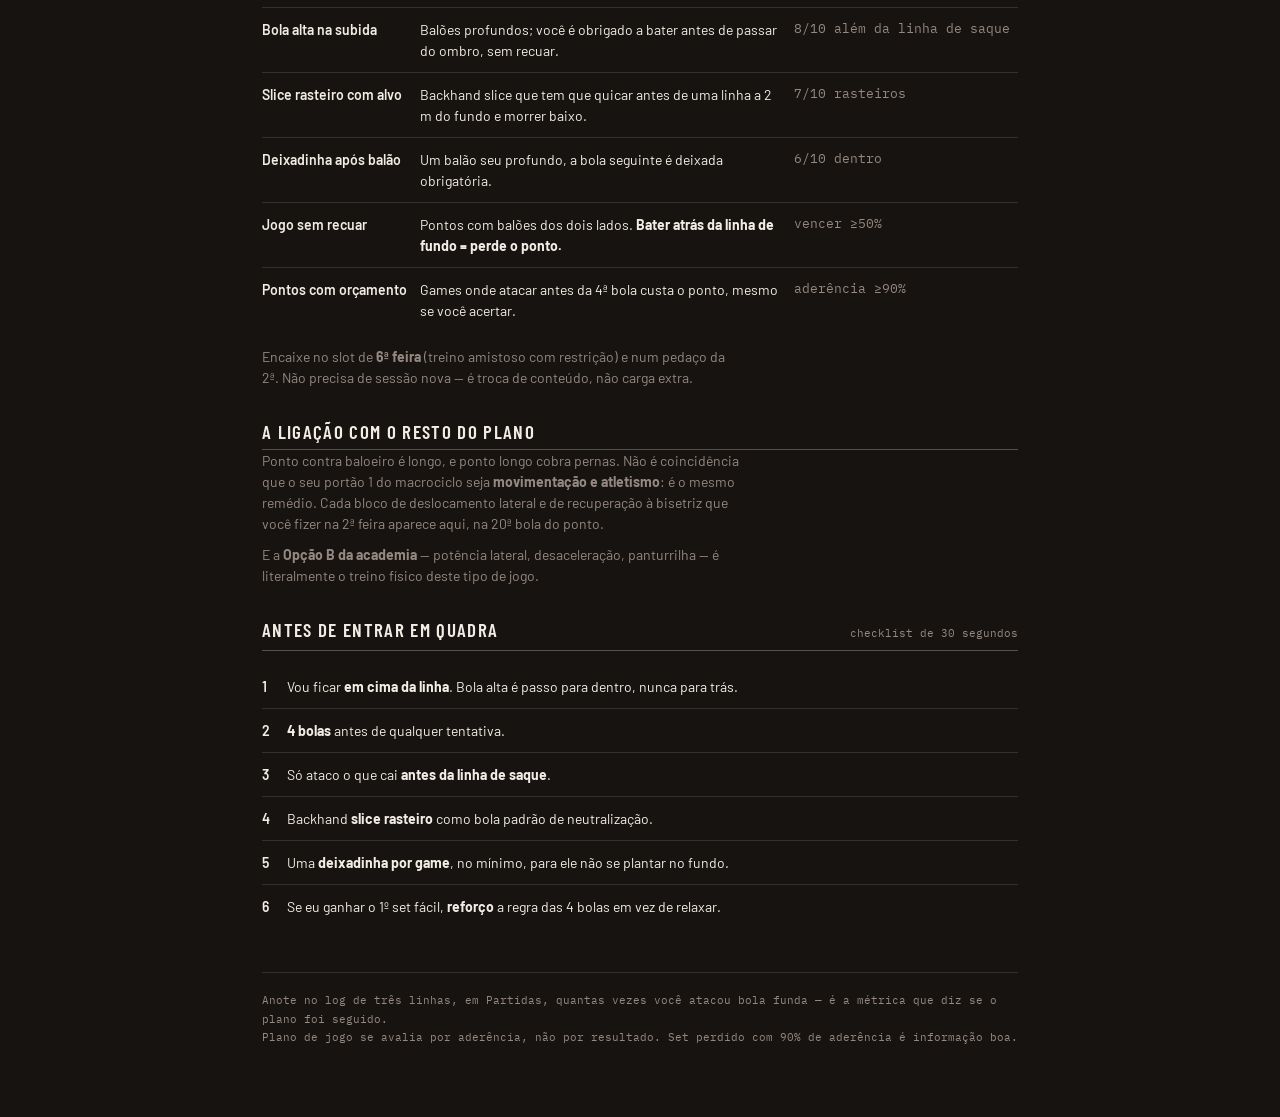
<file: taticas.html>
<!DOCTYPE html>
<html lang="pt-BR">
<head>
<meta charset="UTF-8">
<meta name="viewport" content="width=device-width, initial-scale=1, viewport-fit=cover">
<meta name="theme-color" content="#171310">
<meta name="apple-mobile-web-app-capable" content="yes">
<meta name="apple-mobile-web-app-status-bar-style" content="black-translucent">
<meta name="apple-mobile-web-app-title" content="Treino">
<link rel="manifest" href="manifest.webmanifest">
<link rel="apple-touch-icon" href="icon.png">
<link rel="preconnect" href="https://fonts.googleapis.com">
<link rel="preconnect" href="https://fonts.gstatic.com" crossorigin>
<link href="https://fonts.googleapis.com/css2?family=Barlow+Condensed:wght@500;600;700&family=Barlow:wght@400;500;600&family=IBM+Plex+Mono:wght@400;500;600&display=swap" rel="stylesheet">
<link rel="stylesheet" href="app.css">
<title>Táticas — Contra baloeiro</title>
<style>
  .pilar{margin-top:16px;display:grid;grid-template-columns:34px 1fr;gap:0 12px;
    padding-bottom:16px;border-bottom:1px solid var(--rule)}
  .pilar:last-child{border-bottom:0}
  .pilar-n{font-family:'Barlow Condensed',sans-serif;font-weight:700;font-size:28px;
    line-height:.85;color:var(--clay)}
  .pilar-t{font-family:'Barlow Condensed',sans-serif;font-weight:700;text-transform:uppercase;
    font-size:21px;line-height:1;margin-bottom:8px}
  .pilar-d{grid-column:2;color:var(--ash);font-size:14.5px;line-height:1.5;max-width:60ch}
  .pilar-d+.pilar-d{margin-top:9px}
  .pilar-d b{color:var(--line);font-weight:600}
  .pilar-d em{font-style:normal;color:var(--clay);font-weight:600}
  .porque{color:var(--ball);font-family:'IBM Plex Mono',monospace;font-size:12.5px;
    margin-top:9px;grid-column:2;line-height:1.5}

  .erro{margin-top:16px;padding:18px;border:1px solid var(--loss);border-radius:3px}
  .erro-t{font-family:'Barlow Condensed',sans-serif;font-weight:700;text-transform:uppercase;
    font-size:22px;color:var(--loss);margin-bottom:10px;line-height:1}
  .erro p{font-size:14.5px;line-height:1.5;color:var(--ash);max-width:60ch}
  .erro p+p{margin-top:9px}
  .erro b{color:var(--line);font-weight:600}

  .zona{display:grid;grid-template-columns:repeat(auto-fit,minmax(160px,1fr));gap:1px;
    background:var(--rule);margin-top:16px}
  .zona div{background:var(--court);padding:14px}
  .zona-h{font-family:'IBM Plex Mono',monospace;font-size:10px;letter-spacing:.13em;
    text-transform:uppercase;font-weight:600;margin-bottom:7px}
  .zona-x .zona-h{color:var(--loss)} .zona-n .zona-h{color:var(--ash)} .zona-a .zona-h{color:var(--ball)}
  .zona p{font-size:13.5px;color:var(--ash);line-height:1.45}
  .zona b{color:var(--line);font-weight:600}
</style>
</head>
<body>
<nav class="topbar"><div class="topbar-in" id="nav"></div></nav>
<div class="wrap">
  <header class="phead">
    <p class="eyebrow">Plano de jogo · estilo do adversário</p>
    <h1>Contra <span class="thin">baloeiro</span></h1>
    <p class="deck">Bola alta, sem ritmo, ponto longo. Não é falta de golpe — é <b>plano de jogo e posicionamento</b>. E nos seus números isso está concentrado num lugar só.</p>
  </header>

  <section class="sec">
    <div class="sec-head"><h2 class="sec-name">O que os seus jogos mostram</h2></div>
    <div class="stats" id="s"></div>
    <div class="insight">
      <p class="insight-t">Não é margem, é plano</p>
      <p>No saibro você está em <b id="saldo">—</b>, contra 51V-9D na quadra dura. E o detalhe que importa: <b>6 das suas 16 derrotas no saibro foram atropelos</b> — seis games ou mais de diferença. Não são partidas que escaparam por pouco.</p>
      <p>Derrota apertada é margem. Atropelo repetido no mesmo piso é <b>incompatibilidade de estilo</b> — você entra sem plano para aquele jogo. Boa notícia: plano se resolve mais rápido que técnica.</p>
    </div>
    <p class="muted" style="margin-top:14px">O saibro é o habitat do baloeiro: quique mais alto, bola que fica mais tempo no ar, ponto mais longo. O mesmo adversário que é inofensivo na dura vira um problema aqui. Por isso o seu buraco tem endereço.</p>
  </section>

  <section class="sec">
    <div class="sec-head"><h2 class="sec-name">Por que funciona contra você</h2></div>
    <p class="muted">Baloeiro não ganha por qualidade, ganha por <b>negação</b>. Entender o mecanismo é meio caminho:</p>
    <ul class="muted" style="list-style:none;margin-top:12px">
      <li style="padding:7px 0 7px 18px;position:relative"><span style="position:absolute;left:0;top:14px;width:6px;height:1px;background:var(--clay);display:block"></span>Tira a bola da sua zona de conforto. Você nunca recebe a bola na altura em que gosta de bater.</li>
      <li style="padding:7px 0 7px 18px;position:relative"><span style="position:absolute;left:0;top:14px;width:6px;height:1px;background:var(--clay);display:block"></span><b>Bola acima do ombro no backhand é o golpe com menos opções ofensivas do tênis.</b> Quase ninguém consegue atacar dali.</li>
      <li style="padding:7px 0 7px 18px;position:relative"><span style="position:absolute;left:0;top:14px;width:6px;height:1px;background:var(--clay);display:block"></span>Toda a velocidade tem que vir de você. Logo, <b>todo o erro também vem de você</b>.</li>
      <li style="padding:7px 0 7px 18px;position:relative"><span style="position:absolute;left:0;top:14px;width:6px;height:1px;background:var(--clay);display:block"></span>E o pior: você sente que "deveria" ganhar. Aí força além da conta, e a conta de erros cresce. <b>Você perde a paciência antes de perder o tênis.</b></li>
    </ul>
  </section>

  <section class="sec">
    <div class="sec-head"><h2 class="sec-name">O erro capital</h2></div>
    <div class="erro">
      <p class="erro-t">Recuar para esperar a bola cair</p>
      <p>É o instinto de todo mundo: a bola vem alta, você anda para trás para pegá-la numa altura confortável. <b>É exatamente o que o baloeiro quer.</b></p>
      <p>Resultado: você fica 3 metros atrás da linha de fundo, batendo de baixo para cima, sem ângulo nenhum, com a quadra inteira aberta à sua frente. A bola dele chega fácil, e ele nem precisa se mexer. Você acaba de virar o defensor de um jogo que era seu para atacar.</p>
      <p>A resposta é contraintuitiva e é a base de tudo abaixo: <b>contra bola alta você vai para frente, não para trás.</b></p>
    </div>
  </section>

  <section class="sec">
    <div class="sec-head"><h2 class="sec-name">Plano de jogo</h2><span class="sec-note">cinco pilares, em ordem de peso</span></div>

    <div class="pilar">
      <span class="pilar-n">1</span>
      <div><p class="pilar-t">Pegue a bola subindo, ou no ar</p></div>
      <p class="pilar-d">Fique <b>em cima da linha de fundo</b> e dê um passo para dentro quando vê o balão vindo. Duas opções: pegar na subida, antes de passar do ombro, ou tirar do ar com um <b>voleio batido</b> lá pela linha de saque.</p>
      <p class="pilar-d">O voleio batido contra balão é <em>o</em> golpe deste jogo. Você não precisa de força: a bola vem alta e lenta, e você só precisa direcioná-la para baixo. É habilidade treinável e a maioria dos amadores simplesmente nunca treinou.</p>
      <p class="porque">Ganha tempo, rouba tempo dele, e transforma o golpe dele de arma em presente.</p>
    </div>

    <div class="pilar">
      <span class="pilar-n">2</span>
      <div><p class="pilar-t">Mude a altura, não a velocidade</p></div>
      <p class="pilar-d">Não tente bater mais forte — bata <b>mais baixo</b>. Backhand slice bem cortado, que desliza rasteiro e morre baixo, é o antídoto clássico: <b>ele não consegue dar balão numa bola que não sobe.</b> Para levantar a bola ele precisa pegá-la debaixo, e você está negando isso.</p>
      <p class="pilar-d">No saibro o slice fica ainda mais rasteiro que na dura. É o piso onde este golpe rende mais — e é justamente onde você está perdendo.</p>
      <p class="porque">Velocidade alimenta o baloeiro (ele devolve com a sua energia). Altura baixa o desarma.</p>
    </div>

    <div class="pilar">
      <span class="pilar-n">3</span>
      <div><p class="pilar-t">Ataque o curto, neutralize o fundo</p></div>
      <p class="pilar-d">Regra dura, sem exceção: <b>só ataca a bola que cai antes da linha de saque.</b> Balão profundo não se ataca — se devolve com profundidade e altura própria, e recomeça o ponto.</p>
      <p class="pilar-d">É aqui que a maioria das suas derrotas de atropelo se explica. Tentar ganhar o ponto a partir de uma bola alta e funda, de trás da quadra, é a jogada de menor porcentagem do tênis. Cinco tentativas dessas por set e o set acabou.</p>
      <p class="porque">Corta a maior fonte de erro gratuito do jogo contra baloeiro.</p>
    </div>

    <div class="pilar">
      <span class="pilar-n">4</span>
      <div><p class="pilar-t">Deixa curta — e antes disso, empurra</p></div>
      <p class="pilar-d">Baloeiro fica plantado três metros atrás da linha e se move mal para frente. A <b>deixadinha é brutal</b> contra ele, e no saibro mais ainda.</p>
      <p class="pilar-d">A combinação que funciona: um balão seu bem profundo para empurrá-lo mais para trás, e na bola seguinte a deixada. Espelhar o jogo dele por uma bola não é falta de ambição — é montar a armadilha.</p>
      <p class="porque">Usa a posição dele contra ele, e custa quase nada de risco.</p>
    </div>

    <div class="pilar">
      <span class="pilar-n">5</span>
      <div><p class="pilar-t">Suba atrás de profundidade, não de força</p></div>
      <p class="pilar-d">Baloeiro em geral passa mal e odeia ter que bater para baixo. Subir à rede é bom plano — mas <b>suba atrás de uma bola funda, não de uma bola forte.</b> Bola forte e curta volta como balão por cima da sua cabeça.</p>
      <p class="pilar-d">E na rede, feche bem: contra bola alta e lenta, o erro é ficar longe da rede e virar alvo de balão.</p>
      <p class="porque">Encurta o ponto e cobra dele o golpe que ele menos treina.</p>
    </div>
  </section>

  <section class="sec">
    <div class="sec-head"><h2 class="sec-name">Mapa de decisão</h2><span class="sec-note">onde a bola cai decide o que fazer</span></div>
    <div class="zona">
      <div class="zona-x">
        <p class="zona-h">Balão fundo, acima do ombro</p>
        <p><b>Não atacar.</b> Devolva com profundidade e altura, no meio ou no backhand dele. Recupere a posição e espere a próxima. Este é o ponto que você ganha por paciência.</p>
      </div>
      <div class="zona-n">
        <p class="zona-h">Balão na altura do peito</p>
        <p><b>Passo para dentro.</b> Pegue na subida com topspin, cruzado e profundo. Sem tentar acabar — só tirar o tempo dele e forçar a bola curta.</p>
      </div>
      <div class="zona-a">
        <p class="zona-h">Cai antes da linha de saque</p>
        <p><b>Agora sim.</b> Voleio batido no ar ou golpe de ataque, e sobe atrás. Ou deixadinha, se ele estiver plantado no fundo. Este é o seu ponto.</p>
      </div>
    </div>
  </section>

  <section class="sec">
    <div class="sec-head"><h2 class="sec-name">Orçamento de paciência</h2></div>
    <div class="insight">
      <p class="insight-t">Conte as bolas</p>
      <p>Contra baloeiro perde quem se impacienta primeiro. Entre em quadra com uma regra numérica: <b>no mínimo 4 bolas neutras antes de tentar qualquer coisa.</b> Conte em voz alta se precisar.</p>
      <p>Parece bobo e é o que mais muda o placar. Seis atropelos no saibro é a assinatura de paciência que acabou no game 3.</p>
      <p>E cuidado com o padrão do 6-1: <b>ganhar o primeiro set fácil e perder os dois seguintes</b> é clássico contra este estilo. Ele não mudou nada — a sua disposição de construir o ponto é que caiu. Quando o primeiro set vem fácil, a regra das 4 bolas vale <b>mais</b>, não menos.</p>
    </div>
  </section>

  <section class="sec">
    <div class="sec-head"><h2 class="sec-name">Como treinar isso</h2><span class="sec-note">peça ao Marco ou ao Márcio</span></div>
    <table class="tbl">
      <thead><tr><th>Exercício</th><th>Como</th><th>Critério</th></tr></thead>
      <tbody>
        <tr><td class="op">Voleio batido da linha de saque</td>
          <td>Ele lança bolas altas, você tira do ar da linha de saque. 3×10 de cada lado.</td>
          <td class="num">7/10 dentro</td></tr>
        <tr><td class="op">Bola alta na subida</td>
          <td>Balões profundos; você é obrigado a bater antes de passar do ombro, sem recuar.</td>
          <td class="num">8/10 além da linha de saque</td></tr>
        <tr><td class="op">Slice rasteiro com alvo</td>
          <td>Backhand slice que tem que quicar antes de uma linha a 2 m do fundo e morrer baixo.</td>
          <td class="num">7/10 rasteiros</td></tr>
        <tr><td class="op">Deixadinha após balão</td>
          <td>Um balão seu profundo, a bola seguinte é deixada obrigatória.</td>
          <td class="num">6/10 dentro</td></tr>
        <tr><td class="op">Jogo sem recuar</td>
          <td>Pontos com balões dos dois lados. <b>Bater atrás da linha de fundo = perde o ponto.</b></td>
          <td class="num">vencer ≥50%</td></tr>
        <tr><td class="op">Pontos com orçamento</td>
          <td>Games onde atacar antes da 4ª bola custa o ponto, mesmo se você acertar.</td>
          <td class="num">aderência ≥90%</td></tr>
      </tbody>
    </table>
    <p class="muted" style="margin-top:14px">Encaixe no slot de <b>6ª feira</b> (treino amistoso com restrição) e num pedaço da 2ª. Não precisa de sessão nova — é troca de conteúdo, não carga extra.</p>
  </section>

  <section class="sec">
    <div class="sec-head"><h2 class="sec-name">A ligação com o resto do plano</h2></div>
    <p class="muted">Ponto contra baloeiro é longo, e ponto longo cobra pernas. Não é coincidência que o seu portão 1 do macrociclo seja <b>movimentação e atletismo</b>: é o mesmo remédio. Cada bloco de deslocamento lateral e de recuperação à bisetriz que você fizer na 2ª feira aparece aqui, na 20ª bola do ponto.</p>
    <p class="muted">E a <b>Opção B da academia</b> — potência lateral, desaceleração, panturrilha — é literalmente o treino físico deste tipo de jogo.</p>
  </section>

  <section class="sec">
    <div class="sec-head"><h2 class="sec-name">Antes de entrar em quadra</h2><span class="sec-note">checklist de 30 segundos</span></div>
    <table class="tbl">
      <tbody>
        <tr><td class="op">1</td><td>Vou ficar <b>em cima da linha</b>. Bola alta é passo para dentro, nunca para trás.</td></tr>
        <tr><td class="op">2</td><td><b>4 bolas</b> antes de qualquer tentativa.</td></tr>
        <tr><td class="op">3</td><td>Só ataco o que cai <b>antes da linha de saque</b>.</td></tr>
        <tr><td class="op">4</td><td>Backhand <b>slice rasteiro</b> como bola padrão de neutralização.</td></tr>
        <tr><td class="op">5</td><td>Uma <b>deixadinha por game</b>, no mínimo, para ele não se plantar no fundo.</td></tr>
        <tr><td class="op">6</td><td>Se eu ganhar o 1º set fácil, <b>reforço</b> a regra das 4 bolas em vez de relaxar.</td></tr>
      </tbody>
    </table>
  </section>

  <footer>
    Anote no log de três linhas, em Partidas, quantas vezes você atacou bola funda — é a métrica que diz se o plano foi seguido.<br>
    Plano de jogo se avalia por aderência, não por resultado. Set perdido com 90% de aderência é informação boa.
  </footer>
</div>

<script src="config.js"></script>
<script src="app.js"></script>
<script>
nav('taticas.html');
iniciar(function render(){
  const A = todas();
  const sa = A.filter(m=>m.quadra==='SAIBRO'), du = A.filter(m=>m.quadra==='DURA');
  const sv = sa.filter(m=>m.res==='V').length, dv = du.filter(m=>m.res==='V').length;
  const ps = sa.length? sv/sa.length*100 : 0, pd = du.length? dv/du.length*100 : 0;

  const el = document.getElementById('saldo');
  if(el) el.textContent = sv+'V-'+(sa.length-sv)+'D';

  document.getElementById('s').innerHTML = `
    <div class="stat warn"><div class="stat-k">Saibro</div><div class="stat-v">${ps.toFixed(0)}%</div>
      <div class="stat-s">${sv}V–${sa.length-sv}D</div>
      <div class="bar"><i class="w" style="width:${ps}%"></i><i class="l" style="width:${100-ps}%"></i></div></div>
    <div class="stat hi"><div class="stat-k">Quadra dura</div><div class="stat-v">${pd.toFixed(0)}%</div>
      <div class="stat-s">${dv}V–${du.length-dv}D</div>
      <div class="bar"><i class="w" style="width:${pd}%"></i><i class="l" style="width:${100-pd}%"></i></div></div>
    <div class="stat"><div class="stat-k">Diferença</div><div class="stat-v">${(pd-ps).toFixed(0)}<span style="font-size:19px">pp</span></div>
      <div class="stat-s">dura acima do saibro</div></div>`;
});
</script>
</body>
</html>
</file>
<file: app.css>
:root{
  --court:#171310;--court-2:#1F1916;--clay:#C1502E;--clay-dim:#8E3A20;
  --line:#F2EDE4;--ash:#948880;--ball:#D8E84B;--win:#7FB069;--loss:#C8553D;
  --rule:rgba(242,237,228,.13);--rule-strong:rgba(242,237,228,.28);
  --pad:clamp(14px,4vw,32px);
}
*{box-sizing:border-box;margin:0;padding:0}
html{-webkit-text-size-adjust:100%}
body{
  background:var(--court);color:var(--line);
  font-family:'Barlow',system-ui,sans-serif;font-size:16px;line-height:1.5;
  padding-bottom:70px;-webkit-font-smoothing:antialiased;
}
.wrap{max-width:820px;margin:0 auto;padding:0 var(--pad)}
a{color:inherit}

/* topbar */
.topbar{
  position:sticky;top:0;z-index:40;background:var(--court);
  border-bottom:1px solid var(--rule-strong);
}
.topbar-in{max-width:820px;margin:0 auto;padding:0 var(--pad);display:flex;gap:2px;overflow-x:auto;scrollbar-width:none}
.topbar-in::-webkit-scrollbar{display:none}
.navlink{
  flex:0 0 auto;text-decoration:none;padding:13px 11px 10px;
  border-bottom:3px solid transparent;color:var(--ash);
  font-family:'Barlow Condensed',sans-serif;font-weight:600;
  text-transform:uppercase;letter-spacing:.07em;font-size:15px;white-space:nowrap;
}
.navlink:hover{color:var(--line)}
.navlink.on{color:var(--line);border-bottom-color:var(--clay)}

/* head */
.phead{padding:clamp(24px,6vw,44px) 0 20px;border-bottom:2px solid var(--line)}
.eyebrow{
  font-family:'IBM Plex Mono',monospace;font-size:10.5px;letter-spacing:.18em;
  text-transform:uppercase;color:var(--clay);font-weight:600;margin-bottom:10px;
}
h1{font-family:'Barlow Condensed',sans-serif;font-weight:700;text-transform:uppercase;
  font-size:clamp(34px,9vw,60px);line-height:.92;letter-spacing:-.01em}
h1 .thin{color:var(--ash);font-weight:500}
.deck{margin-top:12px;max-width:52ch;color:var(--ash);font-size:15px;line-height:1.45}
.deck b{color:var(--line);font-weight:600}

/* section */
.sec{margin-top:34px}
.sec-head{display:flex;align-items:baseline;gap:12px;padding-bottom:8px;border-bottom:1px solid var(--rule-strong)}
.sec-name{font-family:'Barlow Condensed',sans-serif;font-weight:600;text-transform:uppercase;
  letter-spacing:.07em;font-size:19px;line-height:1}
.sec-note{margin-left:auto;font-family:'IBM Plex Mono',monospace;font-size:11px;color:var(--ash)}

/* stat grid */
.stats{display:grid;grid-template-columns:repeat(auto-fit,minmax(132px,1fr));gap:1px;background:var(--rule);margin-top:16px}
.stat{background:var(--court);padding:16px 14px}
.stat-k{font-family:'IBM Plex Mono',monospace;font-size:9.5px;letter-spacing:.15em;
  text-transform:uppercase;color:var(--ash);margin-bottom:7px}
.stat-v{font-family:'Barlow Condensed',sans-serif;font-weight:700;font-size:36px;line-height:.9;
  font-variant-numeric:tabular-nums}
.stat-s{font-family:'IBM Plex Mono',monospace;font-size:11px;color:var(--ash);margin-top:5px}
.stat.hi .stat-v{color:var(--ball)}
.stat.warn .stat-v{color:var(--clay)}

/* bar */
.bar{height:6px;background:var(--rule);border-radius:3px;overflow:hidden;margin-top:9px;display:flex}
.bar i{display:block;height:100%}
.bar .w{background:var(--win)}
.bar .l{background:var(--loss)}

/* insight */
.insight{margin-top:18px;padding:16px 18px;background:var(--clay-dim);border-left:3px solid var(--ball);border-radius:2px}
.insight-t{font-family:'IBM Plex Mono',monospace;font-size:10px;letter-spacing:.16em;
  text-transform:uppercase;color:var(--ball);font-weight:600;margin-bottom:8px}
.insight p{font-size:14.5px;line-height:1.5}
.insight p+p{margin-top:8px}
.insight strong{font-weight:600}

/* table */
.tbl{width:100%;border-collapse:collapse;margin-top:14px;font-size:14px}
.tbl th{
  font-family:'IBM Plex Mono',monospace;font-size:9.5px;letter-spacing:.13em;
  text-transform:uppercase;color:var(--ash);font-weight:600;text-align:left;
  padding:8px 8px 8px 0;border-bottom:1px solid var(--rule-strong);white-space:nowrap;
}
.tbl td{padding:11px 8px 11px 0;border-bottom:1px solid var(--rule);vertical-align:top}
.tbl tr:last-child td{border-bottom:0}
.tbl .num{font-family:'IBM Plex Mono',monospace;font-variant-numeric:tabular-nums;white-space:nowrap;color:var(--ash);font-size:13px}
.tbl .op{font-weight:600}
.pill{display:inline-block;font-family:'IBM Plex Mono',monospace;font-size:10px;font-weight:600;
  padding:3px 7px;border-radius:2px;letter-spacing:.06em}
.pill.v{background:var(--win);color:var(--court)}
.pill.d{background:var(--loss);color:var(--line)}
.pill.q{background:transparent;border:1px solid var(--rule-strong);color:var(--ash)}
.pill.ball{background:var(--ball);color:var(--court)}
.conq{display:block;margin-top:5px;font-size:12.5px;color:var(--ball);font-weight:600}

/* form */
.form{display:grid;grid-template-columns:repeat(auto-fit,minmax(150px,1fr));gap:12px;margin-top:16px}
.fld{display:flex;flex-direction:column;gap:5px}
.fld label{font-family:'IBM Plex Mono',monospace;font-size:9.5px;letter-spacing:.13em;
  text-transform:uppercase;color:var(--ash);font-weight:600}
input,select,textarea{
  background:var(--court-2);border:1px solid var(--rule-strong);border-radius:2px;
  color:var(--line);font-family:'Barlow',sans-serif;font-size:15px;padding:10px 11px;
  width:100%;min-height:42px;
}
input:focus,select,textarea:focus{outline:2px solid var(--ball);outline-offset:-1px}
select{appearance:none;cursor:pointer}
textarea{resize:vertical;line-height:1.4}
.btn{
  appearance:none;cursor:pointer;background:var(--clay);border:0;border-radius:2px;
  color:var(--line);font-family:'IBM Plex Mono',monospace;font-size:12px;font-weight:600;
  letter-spacing:.1em;text-transform:uppercase;padding:12px 20px;min-height:44px;
}
.btn:hover{background:var(--clay-dim)}
.btn.ghost{background:transparent;border:1px solid var(--rule-strong);color:var(--ash)}
.btn.ghost:hover{border-color:var(--clay);color:var(--clay);background:transparent}
.btn:focus-visible{outline:2px solid var(--ball);outline-offset:2px}
.btnrow{display:flex;gap:10px;flex-wrap:wrap;margin-top:16px}

/* week grid */
.wgrid{margin-top:16px;overflow-x:auto}
.wgrid table{border-collapse:collapse;width:100%;min-width:640px}
.wgrid th{
  font-family:'IBM Plex Mono',monospace;font-size:10px;letter-spacing:.12em;color:var(--ash);
  font-weight:600;padding:8px 6px;border-bottom:1px solid var(--rule-strong);text-align:left;
}
.wgrid th.turno{width:64px}
.wgrid td{padding:0;border-bottom:1px solid var(--rule);border-right:1px solid var(--rule)}
.wgrid td:last-child{border-right:0}
.wgrid .tlabel{
  font-family:'IBM Plex Mono',monospace;font-size:10px;letter-spacing:.12em;color:var(--clay);
  font-weight:600;padding:10px 6px;vertical-align:top;
}
.cell{
  width:100%;min-height:56px;background:transparent;border:0;border-radius:0;
  font-size:13.5px;line-height:1.3;padding:9px 8px;color:var(--line);resize:none;
  font-family:'Barlow',sans-serif;
}
.cell:focus{outline:2px solid var(--ball);outline-offset:-2px;background:var(--court-2)}
.cell.na{color:rgba(148,136,128,.45)}
.wgrid td.today{background:rgba(216,232,75,.07)}

/* objetivos */
.objs{display:grid;grid-template-columns:repeat(auto-fit,minmax(230px,1fr));gap:18px;margin-top:16px}
.obj-h{font-family:'IBM Plex Mono',monospace;font-size:10px;letter-spacing:.14em;
  text-transform:uppercase;color:var(--clay);font-weight:600;margin-bottom:8px}
.obj-t{min-height:110px;font-size:14px}

/* misc */
.muted{color:var(--ash);font-size:14px;line-height:1.5;max-width:60ch}
.muted+.muted{margin-top:10px}
.empty{color:var(--ash);font-size:14px;padding:20px 0;font-style:italic}
.saveflag{font-family:'IBM Plex Mono',monospace;font-size:11px;color:var(--ball);opacity:0;transition:opacity .3s}
.saveflag.on{opacity:1}
footer{margin-top:44px;padding-top:18px;border-top:1px solid var(--rule);
  font-family:'IBM Plex Mono',monospace;font-size:11px;color:var(--ash);line-height:1.7}
details{border-bottom:1px solid var(--rule)}
summary{cursor:pointer;list-style:none;padding:15px 0;display:flex;align-items:center;
  font-family:'Barlow Condensed',sans-serif;font-weight:600;text-transform:uppercase;
  letter-spacing:.06em;font-size:17px}
summary::-webkit-details-marker{display:none}
summary::after{content:'+';margin-left:auto;color:var(--clay);font-family:'IBM Plex Mono',monospace;font-size:18px}
details[open] summary::after{content:'–'}
.det-body{padding:0 0 20px}

@media (prefers-reduced-motion:reduce){*{transition:none!important}}
@media print{
  body{background:#fff;color:#000}
  .topbar,.btnrow,.form{display:none}
  .cell{color:#000}
}

/* aviso de nova versão */
.upd{
  position:fixed;left:12px;right:12px;bottom:12px;z-index:200;
  display:flex;align-items:center;gap:12px;
  background:var(--clay);color:var(--line);
  padding:13px 14px;border-radius:3px;
  box-shadow:0 6px 24px rgba(0,0,0,.45);
  font-family:'IBM Plex Mono',monospace;font-size:12.5px;letter-spacing:.04em;
  transform:translateY(130%);transition:transform .28s ease;
  max-width:520px;margin:0 auto;
}
.upd.on{transform:translateY(0)}
.upd-btn{
  margin-left:auto;appearance:none;cursor:pointer;border:0;border-radius:2px;
  background:var(--ball);color:var(--court);
  font-family:'IBM Plex Mono',monospace;font-size:11.5px;font-weight:600;
  letter-spacing:.09em;text-transform:uppercase;padding:9px 15px;min-height:38px;
}
.upd-btn:focus-visible{outline:2px solid var(--line);outline-offset:2px}
@media (prefers-reduced-motion:reduce){.upd{transition:none;transform:translateY(0)}}
</file>
